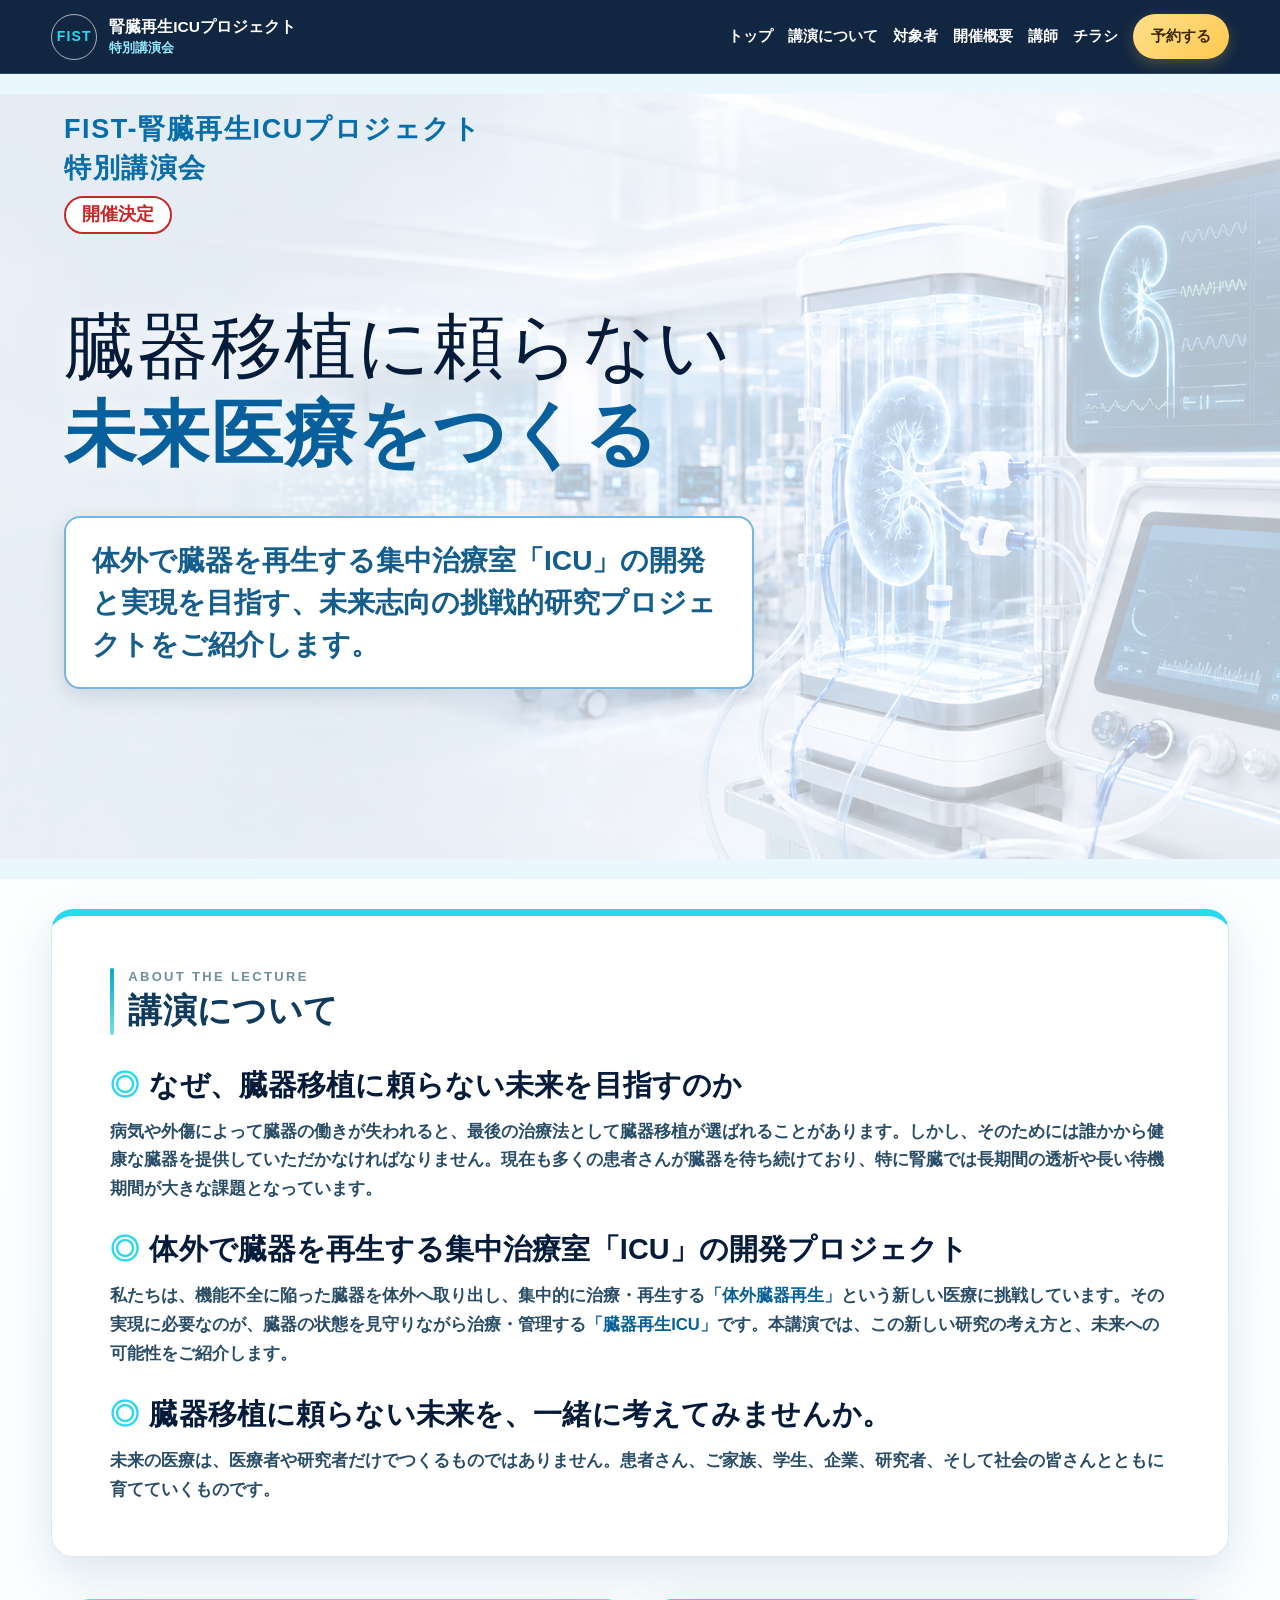
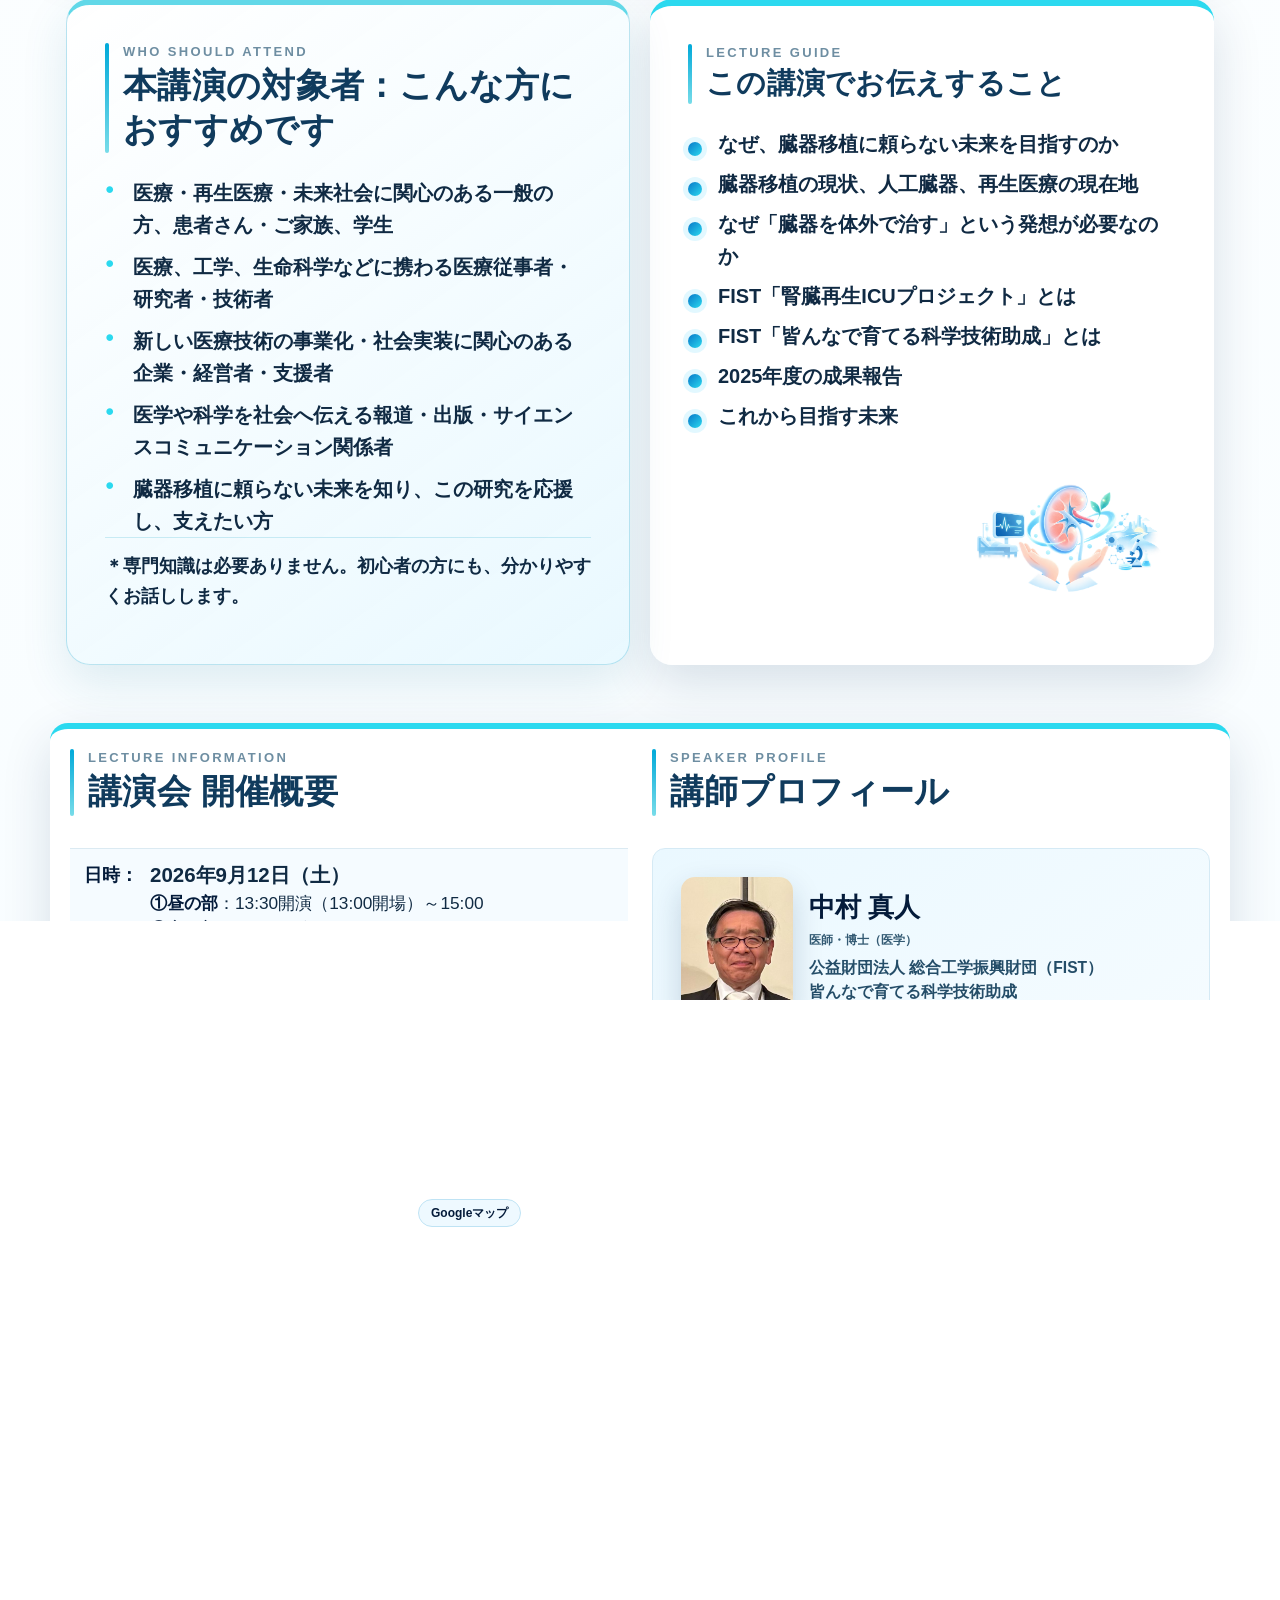
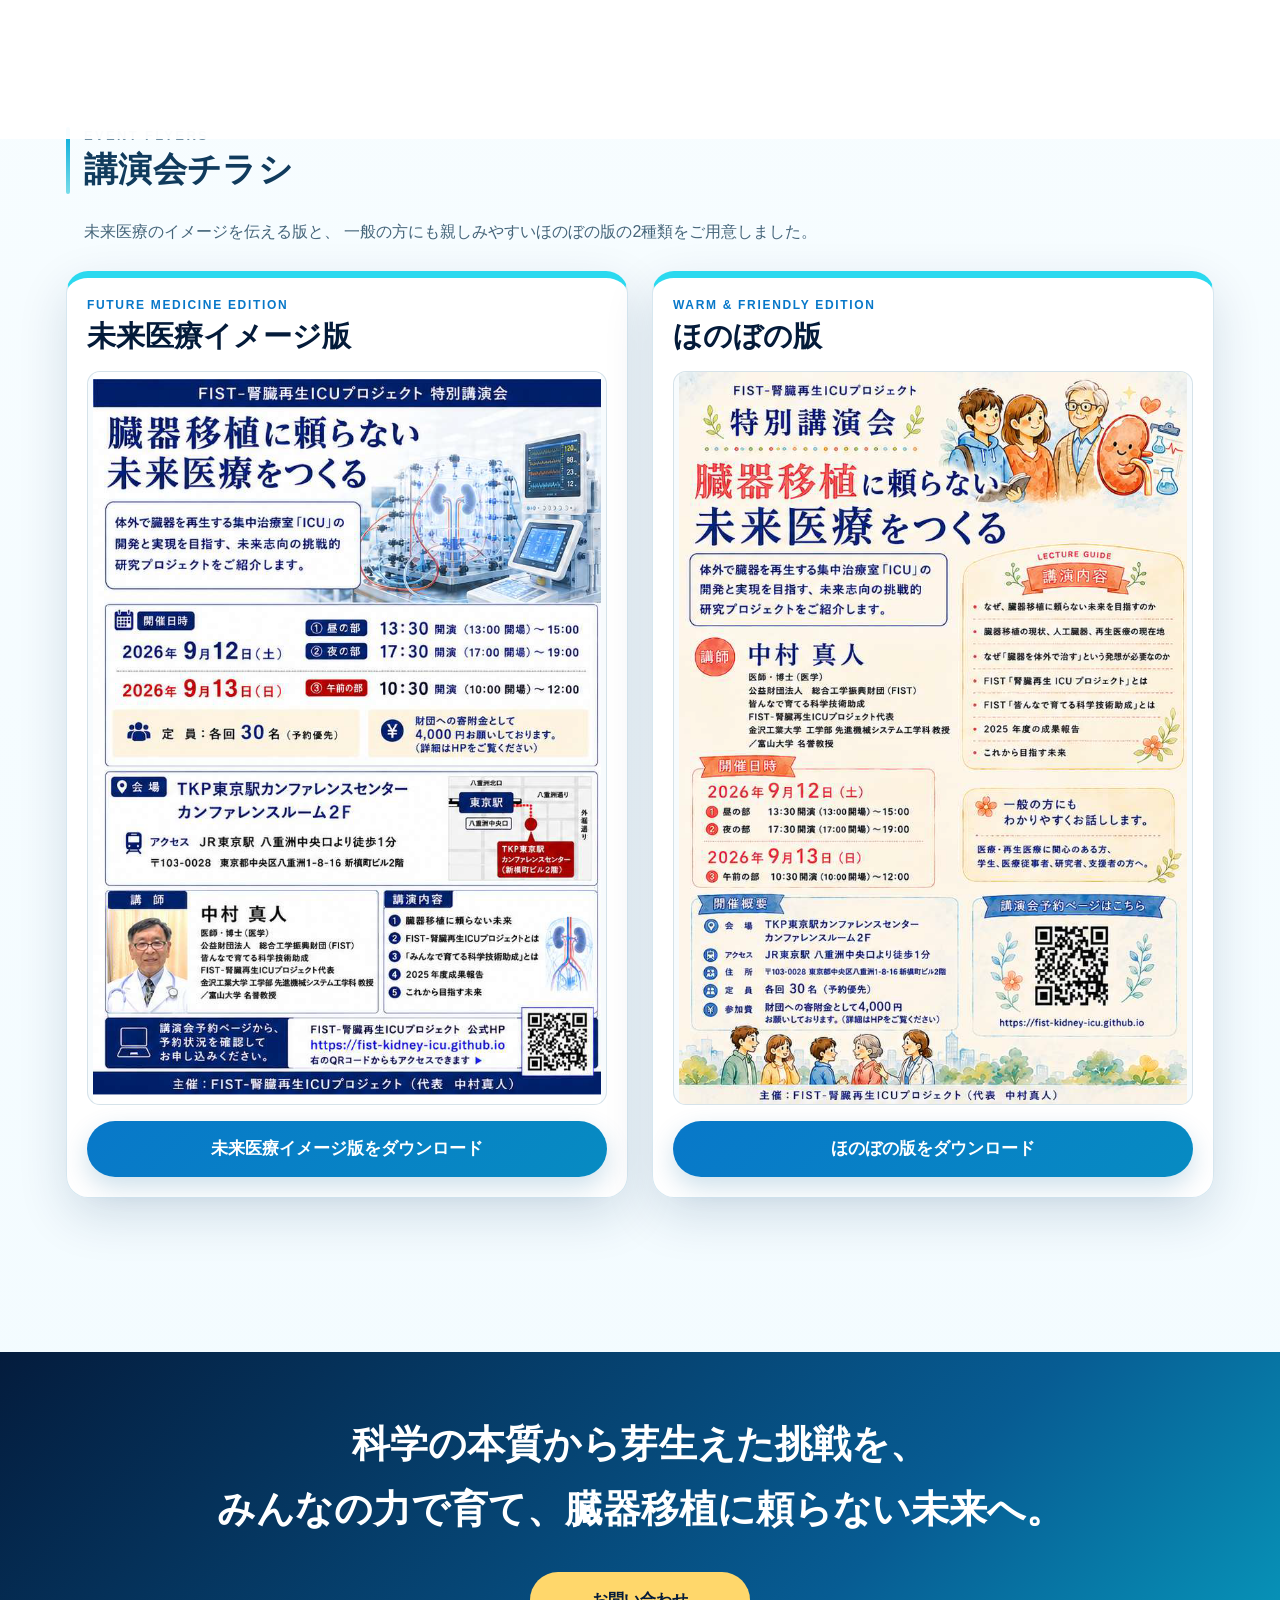
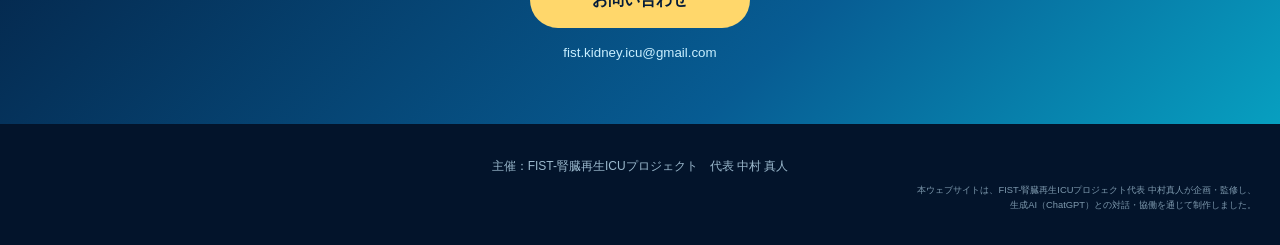
<file: index.html>
<!DOCTYPE html>

<html lang="ja">
<head>
<meta charset="utf-8"/>
<meta content="width=device-width, initial-scale=1" name="viewport"/>
<meta content="FIST-腎臓再生ICUプロジェクト特別講演会『臓器移植に頼らない未来医療をつくる』開催案内" name="description"/>
<title>臓器移植に頼らない未来医療をつくる｜FIST特別講演会</title>
<link href="styles.css?v=203" rel="stylesheet"/>
<style>
    @media (max-width: 620px) {
      html { -webkit-text-size-adjust: 100%; text-size-adjust: 100%; }
      .event-card { padding-left: 0; padding-right: 0; }
      .event-details { padding-left: 4px; padding-right: 4px; }
      .event-datetime { display: block; }
      .event-datetime .event-label { display: block; margin-bottom: 2px; }
      .event-datetime .event-value { width: 100%; max-width: 100%; }
      .event-datetime .event-session {
        display: block; width: 100%; margin: 0; padding: 0;
        white-space: nowrap !important; word-break: keep-all !important;
        overflow-wrap: normal !important;
        font-size: clamp(10.5px, 3vw, 12.5px) !important;
        line-height: 1.6; letter-spacing: -0.04em;
        font-variant-numeric: tabular-nums;
      }
    }
  </style>
</head>
<body>
<header class="site-header">
<a aria-label="ページ上部へ" class="brand" href="#top">
<span aria-hidden="true" class="brand-mark">FIST</span>
<span>腎臓再生ICUプロジェクト<br/><small>特別講演会</small></span>
</a>
<nav aria-label="ページ内メニュー" class="site-nav" id="site-nav"><a href="#top">トップ</a><a href="#about">講演について</a><a href="#audience">対象者</a><a href="#event">開催概要</a><a href="#speaker">講師</a><a href="#flyers">チラシ</a><a class="nav-cta" href="#entry">予約する</a></nav>
</header>
<main id="top">
<section aria-labelledby="hero-title" class="hero">
<img alt="体外の腎臓を集中治療する未来型の青い腎臓再生ICUイメージ" class="hero-image" src="assets/hero-blue-icu.png"/>
<div class="hero-shade"></div>
<div class="hero-content">
<div class="hero-visual-panel">
  <img src="assets/hero-blue-icu.png"
       alt="腎臓再生ICUのイメージ図"
       class="hero-visual-image">

  <div class="hero-visual-copy">

    <p class="eyebrow">
      FIST-腎臓再生ICUプロジェクト<br>
      特別講演会
    </p>

    <p class="status">開催決定</p>

    <h1 id="hero-title">
      <span class="hero-title-line1">臓器移植に頼らない</span>
      <strong class="hero-title-line2">未来医療をつくる</strong>
    </h1>

  </div>
</div>

<div class="hero-subtitle-text">
  体外で臓器を再生する集中治療室「ICU」の開発と実現を目指す、未来志向の挑戦的研究プロジェクトをご紹介します。
</div>
<div class="hero-speaker-info">

  <p class="hero-speaker-name">
    <strong>
      <span class="hero-speaker-lead">講師：中村 真人</span>
      <span class="hero-speaker-credential">医師・博士（医学）</span>
    </strong>
  </p>

  <div class="hero-speaker-roles">
    <p>・公益財団法人 総合工学振興財団（FIST）</p>
    <p class="role-sub">FIST-腎臓再生ICUプロジェクト代表</p>

    <p>・金沢工業大学 工学部 教授 </p> 
    <p>・富山大学 名誉教授</p>
    <p>・元 医薬品医療機器総合機構（PMDA）科学委員</p>
    <p>・元（財）神奈川科学技術アカデミー</p>
    <p class="role-sub">中村バイオプリンティングプロジェクトリーダー</p>
  </div>

</div>

</div>
</section><section class="about-banner-section" id="about">
<div class="about-banner-card">
<div class="section-heading-block about-main-heading"><p class="section-kicker about-section-kicker">ABOUT THE LECTURE</p><h2 class="section-main-title">講演について</h2></div><div class="about-core-message"><section class="about-message-item"><h2 class="about-message-heading">なぜ、臓器移植に頼らない未来を目指すのか</h2><p>病気や外傷によって臓器の働きが失われると、最後の治療法として臓器移植が選ばれることがあります。しかし、そのためには誰かから健康な臓器を提供していただかなければなりません。現在も多くの患者さんが臓器を待ち続けており、特に腎臓では長期間の透析や長い待機期間が大きな課題となっています。</p></section><section class="about-message-item"><h2 class="about-message-heading">体外で臓器を再生する集中治療室「ICU」の開発プロジェクト</h2><p>私たちは、機能不全に陥った臓器を体外へ取り出し、集中的に治療・再生する<strong>「体外臓器再生」</strong>という新しい医療に挑戦しています。その実現に必要なのが、臓器の状態を見守りながら治療・管理する<strong>「臓器再生ICU」</strong>です。本講演では、この新しい研究の考え方と、未来への可能性をご紹介します。</p></section><section class="about-message-item"><h2 class="about-message-heading">臓器移植に頼らない未来を、一緒に考えてみませんか。</h2><p>未来の医療は、医療者や研究者だけでつくるものではありません。患者さん、ご家族、学生、企業、研究者、そして社会の皆さんとともに育てていくものです。</p></section></div></div>
</section><section class="audience-guide-section" id="lecture-description"><div class="audience-guide-grid"><article aria-labelledby="audience-title" class="concept-card lecture-half-card audience-card" id="audience"><div class="audience-card-content"><div class="section-heading-block"><p class="section-kicker audience-kicker">WHO SHOULD ATTEND</p><h2 class="audience-card-title" id="audience-title">本講演の対象者：こんな方におすすめです</h2></div><ul class="audience-list"><li>医療・再生医療・未来社会に関心のある一般の方、患者さん・ご家族、学生</li><li>医療、工学、生命科学などに携わる医療従事者・研究者・技術者</li><li>新しい医療技術の事業化・社会実装に関心のある企業・経営者・支援者</li><li>医学や科学を社会へ伝える報道・出版・サイエンスコミュニケーション関係者</li><li>臓器移植に頼らない未来を知り、この研究を応援し、支えたい方</li></ul><p class="audience-note">＊専門知識は必要ありません。初心者の方にも、分かりやすくお話しします。</p></div></article><article class="lecture-guide-card lecture-half-card"><div class="section-heading-block"><p class="section-kicker">LECTURE GUIDE</p><h2 class="lecture-guide-main-title">この講演でお伝えすること</h2></div><ul class="points"><li>なぜ、臓器移植に頼らない未来を目指すのか</li><li>臓器移植の現状、人工臓器、再生医療の現在地</li><li>なぜ「臓器を体外で治す」という発想が必要なのか</li><li>FIST「腎臓再生ICUプロジェクト」とは</li><li>FIST「皆んなで育てる科学技術助成」とは</li><li>2025年度の成果報告</li><li>これから目指す未来</li></ul>                                                                                                                                                                                                                                                                                                                                                                                                                                                                                                                                                                                                                                                                                                                                                                                                                                                                                                                                                                                                                                                                                                                                                                                                    <div class="guide-illustration">
  <img src="assets/lecture-guide-kidney.png"
       alt="腎臓再生と未来医療をイメージした挿絵">
</div>
</article></div></section><section aria-label="講師と講演会開催概要" class="top-info-panel" id="event">
<article aria-labelledby="event-title" class="event-card">
<div class="event-heading"><div class="section-heading-block"><p>LECTURE INFORMATION</p><h2 id="event-title">講演会 開催概要</h2></div></div>
<div class="event-details">
<div class="event-detail-row event-datetime event-emphasis-row">
<strong class="event-label">日時：</strong>
<div class="event-value">
<p class="event-date">2026年9月12日（土）</p>
<p class="event-session"><strong class="session-name">①昼の部</strong>：13:30開演（13:00開場）～15:00</p>
<p class="event-session"><strong class="session-name">②夜の部</strong>：17:30開演（17:00開場）～19:00</p>
<p class="event-date second-date">2026年9月13日（日）</p>
<p class="event-session"><strong class="session-name">③午前の部</strong>：10:30開演（10:00開場）～12:00</p>
</div>
</div>
<div class="event-detail-row event-emphasis-row venue-emphasis-row">
<strong class="event-label">会場：</strong>
<strong class="venue-name">TKP東京駅カンファレンスセンター<br/>カンファレンスルーム2F</strong>
</div><div class="event-detail-row event-address-row"><strong class="event-label">住所：</strong><p class="event-value">〒103-0028 東京都中央区八重洲1-8-16 新槇町ビル２階</p></div>
<div class="event-detail-row">
<strong class="event-label">アクセス：</strong>
<div class="event-value event-access-value event-access-map-layout"><p class="access-description">JR東京駅 八重洲中央口より徒歩1分</p><div class="access-map-row"><img alt="東京駅八重洲中央口からTKP東京駅カンファレンスセンターまでの案内地図" class="access-map-image" src="assets/tkp-tokyo-station-map.png"/><a class="map-link-button access-map-button" href="https://www.google.com/maps/search/?api=1&amp;query=TKP東京駅カンファレンスセンター" rel="noopener" target="_blank">Googleマップ</a></div></div>
</div>
<div class="event-detail-row">
<strong class="event-label">参加費：</strong>
<p class="event-value event-fee"><span class="price">4,000円</span> <span class="fee-note">参加費4,000円は、公益財団法人 総合工学振興財団の公募寄附金としてお願いします。</span></p>
</div><div class="event-detail-row">
<strong class="event-label">定員：</strong>
<p class="event-value event-capacity-value"><span>各回30名</span><span>講演会予約ページから各回ごとの予約状況を確認し、お申し込みください。</span><span>予約がない場合は、空席がある場合にのみ受け付けます。</span></p>
</div>
<div class="event-detail-row event-organizer-row"><strong class="event-label">主催：</strong><p class="event-value event-organizer-value"><span>FIST-腎臓再生ICUプロジェクト</span><span>（代表　中村 真人）</span></p></div></div>
<div class="entry-row" id="entry">
<a class="primary-button booking-cta" href="https://select-type.com/rsv/?id=6UjANKUy26M&amp;c_id=450898&amp;mode=1&amp;ym=2026-09" rel="noopener" target="_blank">講演会予約ページへ進む</a>
</div>
</article>
<article aria-labelledby="speaker-profile-title" class="speaker-summary speaker-profile-upper" id="speaker"><div class="speaker-card-heading"><div class="section-heading-block"><p class="section-kicker">SPEAKER PROFILE</p><h2 id="speaker-profile-title">講師プロフィール</h2></div></div><div class="speaker-profile-body"><div class="speaker-profile-heading">

  <img alt="講師 中村真人"
       src="assets/speaker-nakamura-202603.jpg"
       class="speaker-profile-photo"/>

  <div class="speaker-profile-top">

    <div class="speaker-profile-name-row">
      <p class="speaker-profile-name">中村 真人</p>
      <p class="speaker-profile-qualification">医師・博士（医学）</p>
    </div>

    <div class="speaker-profile-affiliations speaker-profile-affiliations-top">
      <span>公益財団法人 総合工学振興財団（FIST）</span>
      <span>皆んなで育てる科学技術助成</span>
      <span>FIST-腎臓再生ICUプロジェクト代表</span>
    </div>

  </div>

</div>

<div class="speaker-profile-affiliations-lower">
  <p>・金沢工業大学 工学部 先進機械システム工学科 教授</p>
  <p>・富山大学 名誉教授</p>
  <p>・元 医薬品医療機器総合機構（PMDA）科学委員</p>
  <p>・元（財）神奈川科学技術アカデミー</p>
  <p class="speaker-role-sub">中村バイオプリンティングプロジェクトリーダー</p>
</div><div class="speaker-profile-copy"><p class="speaker-profile-continuous">小児科医として臓器移植を待つ患者と向き合った経験から、「臓器移植に頼らない未来」を目指して、人工心臓の研究に従事。その後、再生医療の研究に医工学技術を導入し、バイオプリンティング・バイオファブリケーションの新分野を開拓し、国際バイオファブリケーション学会の設立と推進に貢献した。<br/>現在、それらの経験を踏まえて、「臓器をつくる、育てる、再生する」をテーマに、新技術開発、新学術の領域開拓に果敢に取り組んでいる。2025年度、（公）総合工学振興財団、皆んなで育てる科学技術研究助成で本プロジェクト研究を提案し、活動をスタートした。</p><p class="speaker-expertise"><strong>専門領域：</strong>再生医工学、生体医工学、人工臓器、生命工学、先進治療学</p><a class="profile-button profile-button-more" href="speaker-profile.html">もっと詳しいプロフィール</a></div></div></article>
</section>
<section class="event-flyers-section" id="flyers">

  <div class="section-heading-centered">
    <div class="section-heading-block">
      <p class="section-kicker">EVENT FLYERS</p>
      <h2>講演会チラシ</h2>
    </div>

    <p>
      未来医療のイメージを伝える版と、
      一般の方にも親しみやすいほのぼの版の2種類をご用意しました。
    </p>
  </div>


  <div class="two-flyer-grid">

    <!-- 未来医療イメージ版 -->
    <article class="two-flyer-card">

      <p class="flyer-edition-label">
        FUTURE MEDICINE EDITION
      </p>

      <h3>未来医療イメージ版</h3>

      <a class="two-flyer-preview-link"
         href="assets/flyer-future-medicine-202609.pdf?v=20260817"
         rel="noopener"
         target="_blank">

        <img
          class="two-flyer-image"
          src="assets/flyer-future-medicine-202609.png?v=20260817"
          alt="未来医療イメージ版のFIST特別講演会チラシ">
      </a>

      <a class="flyer-download-button"
         download
         href="assets/flyer-future-medicine-202609.pdf?v=20260817">
        未来医療イメージ版をダウンロード
      </a>

    </article>


    <!-- ほのぼの版 -->
    <article class="two-flyer-card">

      <p class="flyer-edition-label">
        WARM &amp; FRIENDLY EDITION
      </p>

      <h3>ほのぼの版</h3>

      <a class="two-flyer-preview-link"
         href="assets/flyer-warm-friendly-202609.pdf?v=20260817"
         rel="noopener"
         target="_blank">

        <img
          class="two-flyer-image"
          src="assets/flyer-warm-friendly-202609.png?v=20260817"
          alt="ほのぼの版のFIST特別講演会チラシ">
      </a>

      <a class="flyer-download-button"
         download
         href="assets/flyer-warm-friendly-202609.pdf?v=20260817">
        ほのぼの版をダウンロード
      </a>

    </article>

  </div>

</section>
<section class="closing">
<p class="closing-message">
<span>科学の本質から芽生えた挑戦を、</span>
<span>みんなの力で育て、臓器移植に頼らない未来へ。</span>
</p>
<a class="secondary-button" href="mailto:fist.kidney.icu@gmail.com">お問い合わせ</a>
<small>fist.kidney.icu@gmail.com</small>
</section>
</main>
<footer>
<p>主催：FIST-腎臓再生ICUプロジェクト　代表 中村 真人</p>
<p style="font-size: 0.78em; opacity: 0.8; margin-top: 6px; text-align: right; line-height: 1.6;">
  本ウェブサイトは、FIST-腎臓再生ICUプロジェクト代表 中村真人が企画・監修し、<br>
  生成AI（ChatGPT）との対話・協働を通じて制作しました。
</p>
</footer>
<script src="script.js?v=141"></script>
</body>
</html>
</file>
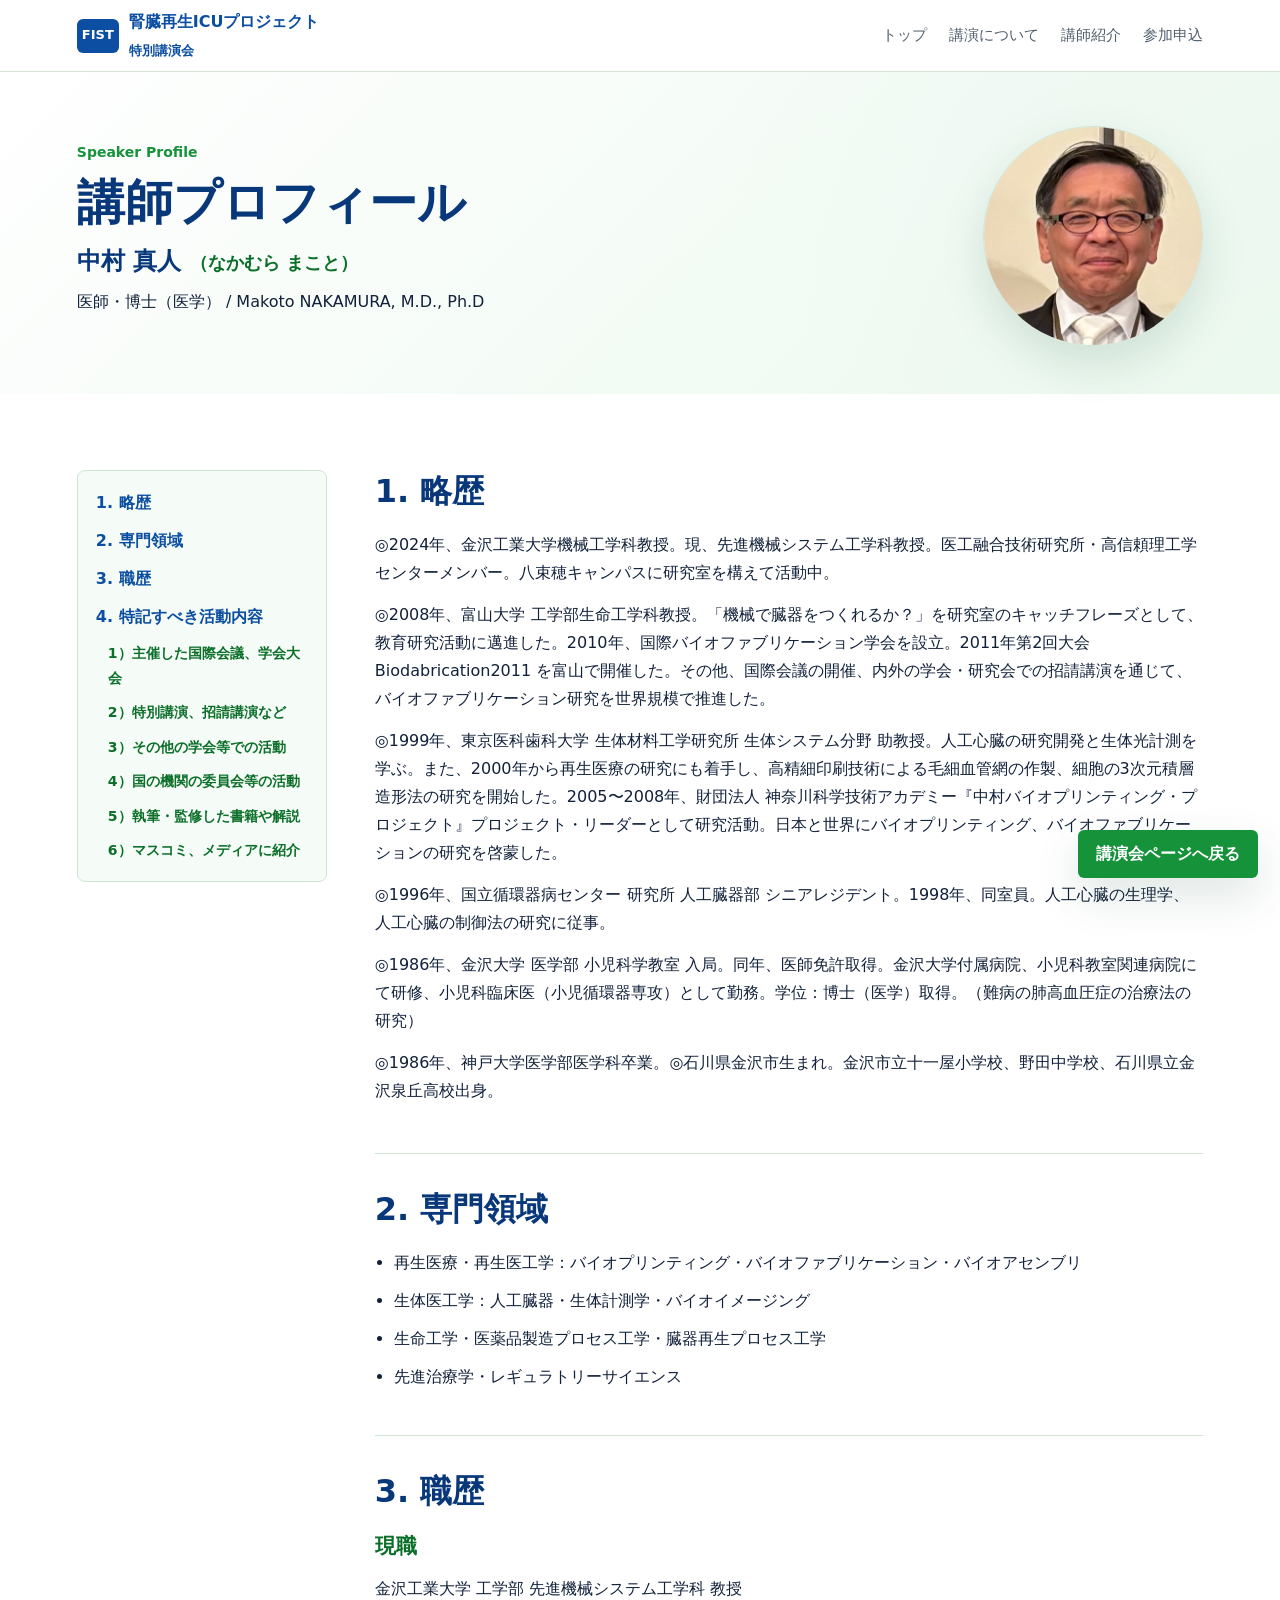
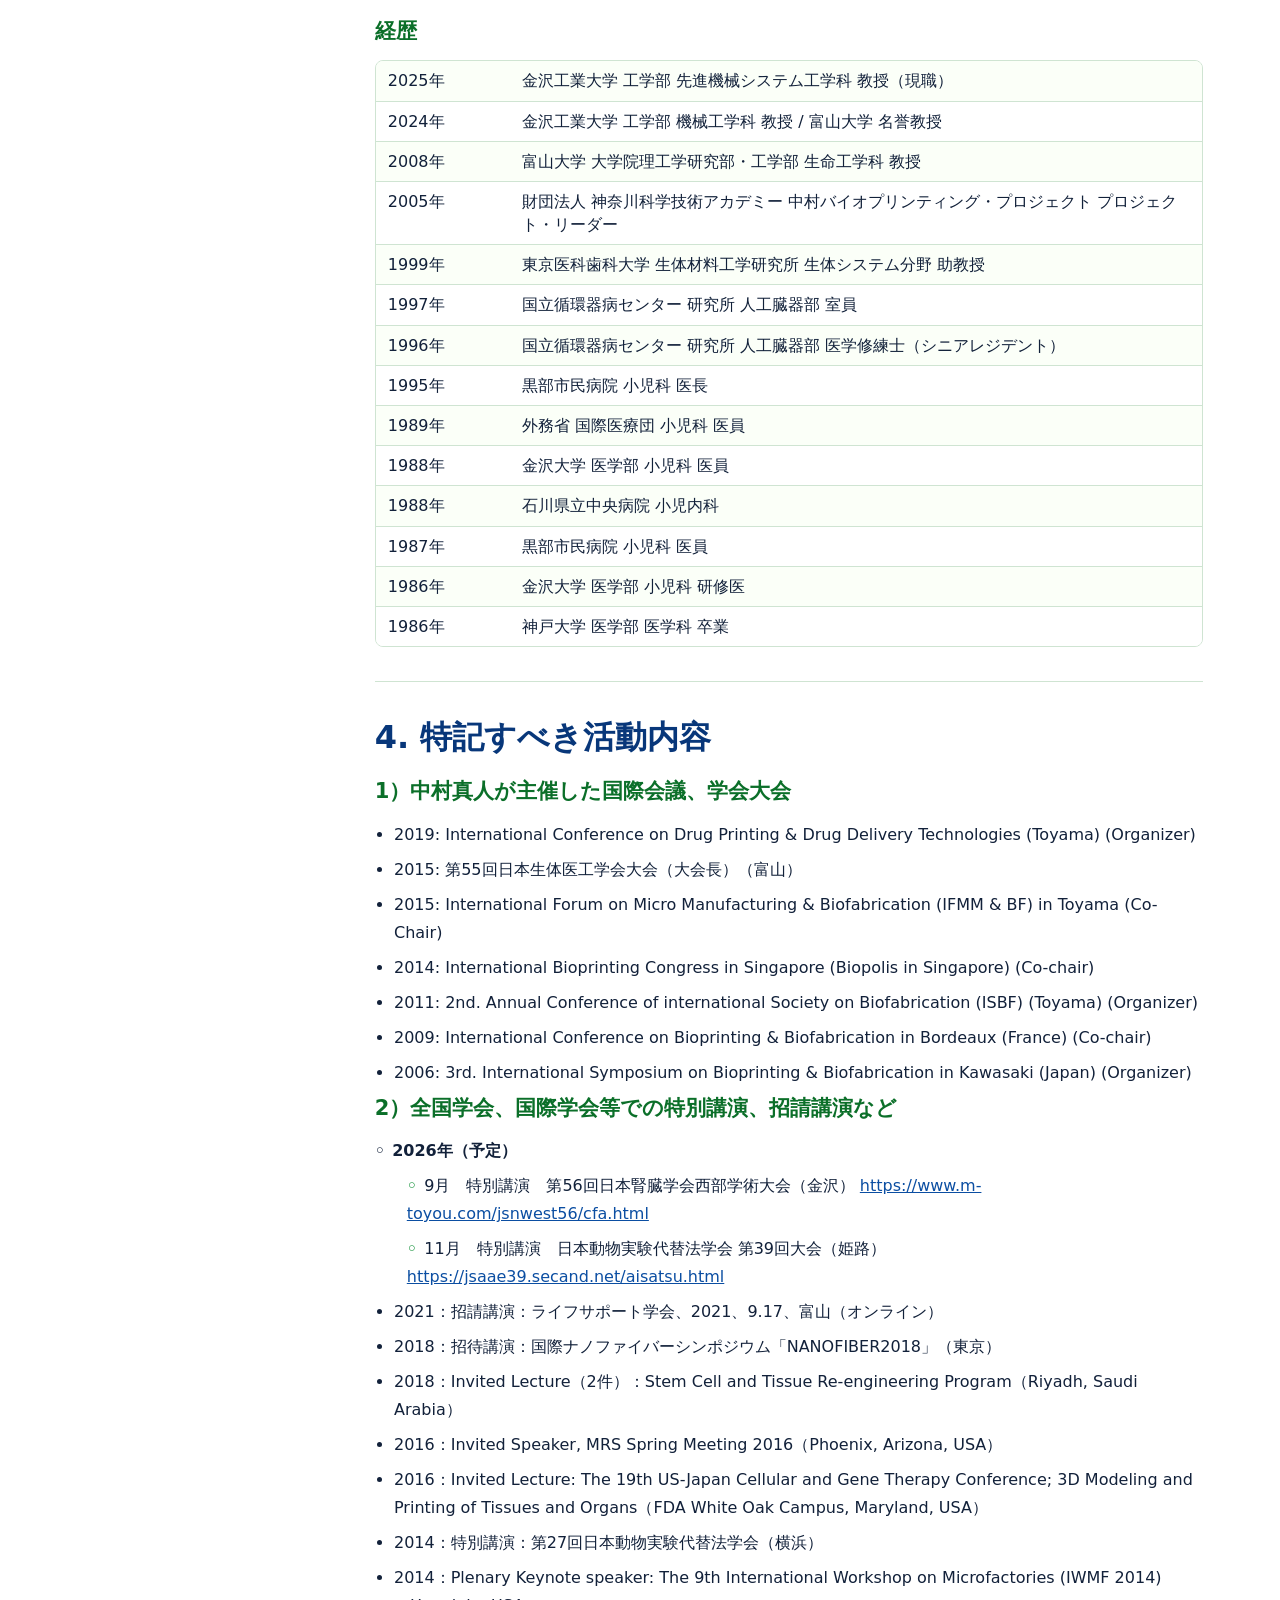
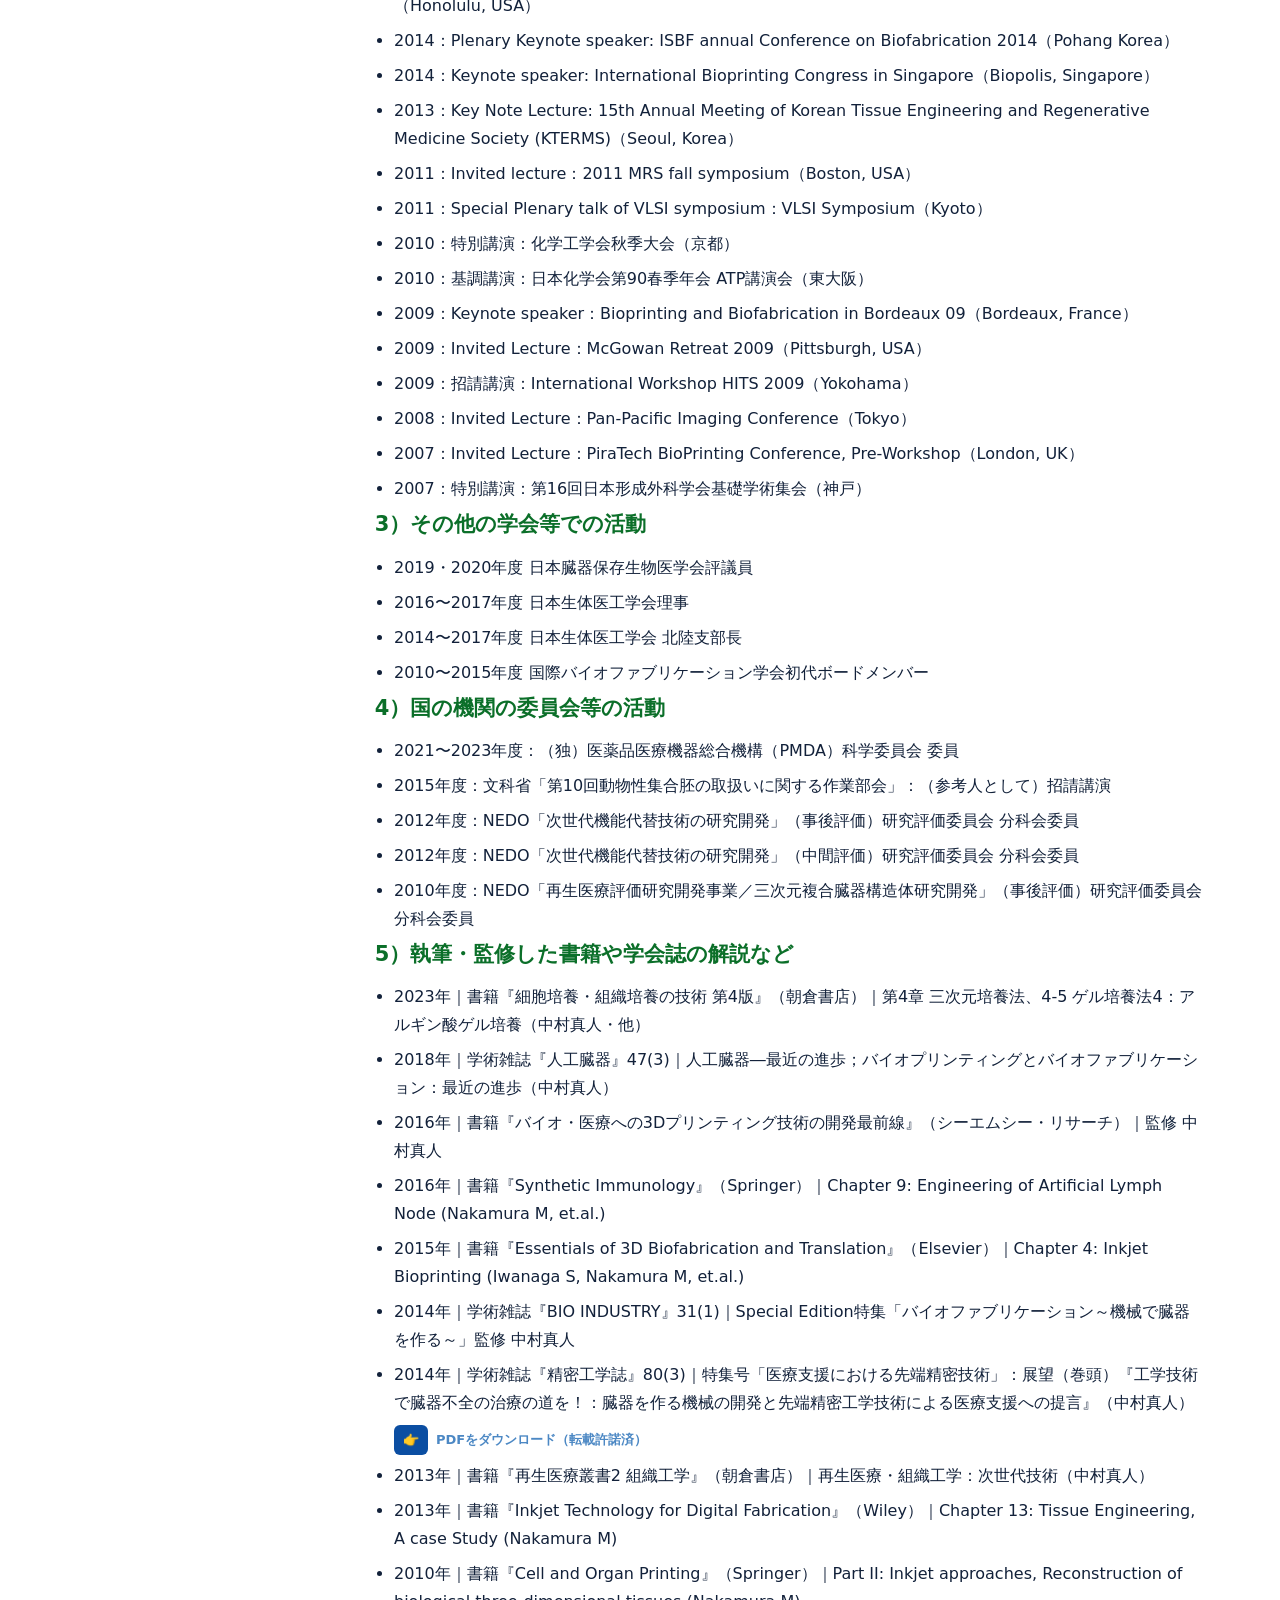
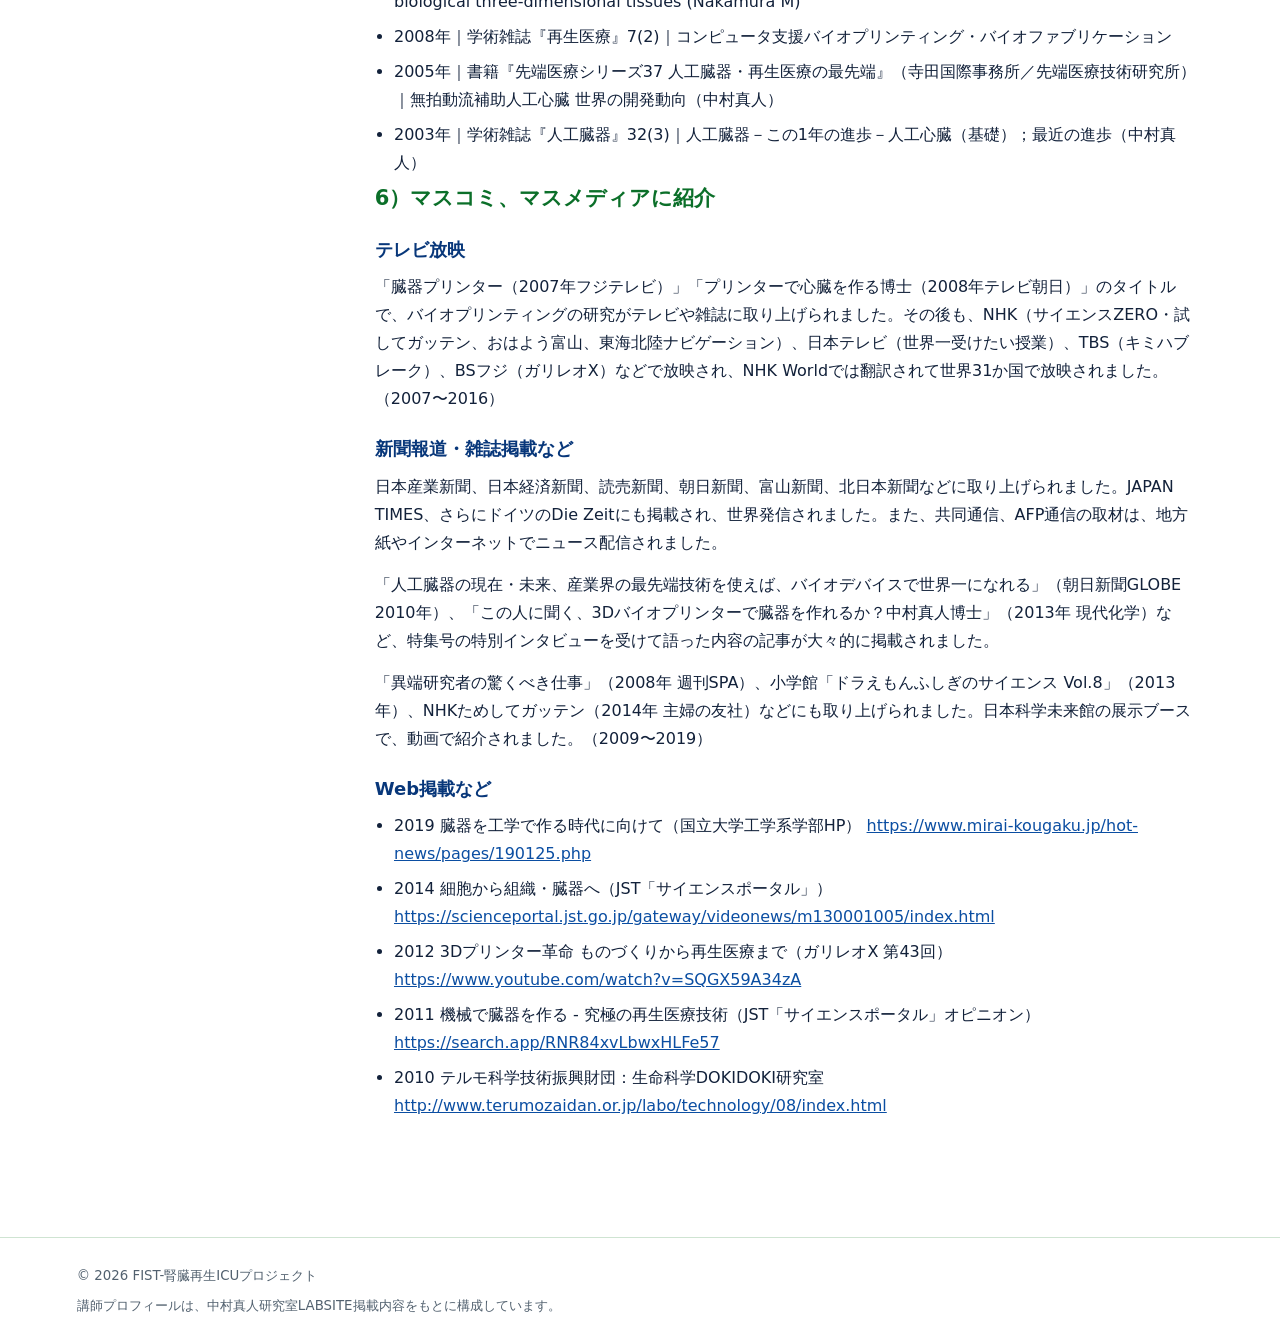
<file: speaker-profile.html>
<!doctype html>
<html lang="ja">
  <head>
    <meta charset="utf-8" />
    <meta name="viewport" content="width=device-width, initial-scale=1" />
    <meta
      name="description"
      content="中村真人先生の講師プロフィール、略歴、専門領域、職歴、主な活動内容を掲載しています。"
    />
    <title>講師プロフィール | 中村真人</title>
    <link rel="stylesheet" href="speaker-profile.css" />
  </head>
  <body>
    <header class="site-header">
      <a class="brand" href="index.html#top" aria-label="FIST特別講演会 トップへ戻る">
        <span class="brand-mark">FIST</span>
        <span>腎臓再生ICUプロジェクト<br><small>特別講演会</small></span>
      </a>
      <nav class="nav" aria-label="ページナビゲーション">
        <a href="index.html#top">トップ</a>
        <a href="index.html#about">講演について</a>
        <a href="index.html#speaker">講師紹介</a>
        <a href="index.html#entry">参加申込</a>
      </nav>
    </header>

    <main>
      <a class="back-button" href="index.html#speaker">講演会ページへ戻る</a>

      <section class="profile-hero">
        <div>
          <p class="eyebrow">Speaker Profile</p>
          <h1>講師プロフィール</h1>
          <p class="profile-name">中村 真人 <span>（なかむら まこと）</span></p>
          <p>医師・博士（医学） / Makoto NAKAMURA, M.D., Ph.D</p>
        </div>
        <img src="assets/speaker-nakamura-202603.jpg" alt="中村真人先生の写真" />
      </section>

      <section class="section profile-page">
        <aside class="profile-toc" aria-label="プロフィール目次">
          <a href="#bio">1. 略歴</a>
          <a href="#fields">2. 専門領域</a>
          <a href="#career">3. 職歴</a>
          <a href="#activities">4. 特記すべき活動内容</a>
          <a class="toc-sub" href="#hosted-events">1）主催した国際会議、学会大会</a>
          <a class="toc-sub" href="#invited-talks">2）特別講演、招請講演など</a>
          <a class="toc-sub" href="#society-activities">3）その他の学会等での活動</a>
          <a class="toc-sub" href="#public-activities">4）国の機関の委員会等の活動</a>
          <a class="toc-sub" href="#publications">5）執筆・監修した書籍や解説</a>
          <a class="toc-sub" href="#media">6）マスコミ、メディアに紹介</a>
        </aside>

        <div class="profile-content">
          <section id="bio" class="profile-block">
            <h2>1. 略歴</h2>
            <p>◎2024年、金沢工業大学機械工学科教授。現、先進機械システム工学科教授。医工融合技術研究所・高信頼理工学センターメンバー。八束穂キャンパスに研究室を構えて活動中。</p>
            <p>◎2008年、富山大学 工学部生命工学科教授。「機械で臓器をつくれるか？」を研究室のキャッチフレーズとして、教育研究活動に邁進した。2010年、国際バイオファブリケーション学会を設立。2011年第2回大会Biodabrication2011 を富山で開催した。その他、国際会議の開催、内外の学会・研究会での招請講演を通じて、バイオファブリケーション研究を世界規模で推進した。</p>
            <p>◎1999年、東京医科歯科大学 生体材料工学研究所 生体システム分野 助教授。人工心臓の研究開発と生体光計測を学ぶ。また、2000年から再生医療の研究にも着手し、高精細印刷技術による毛細血管網の作製、細胞の3次元積層造形法の研究を開始した。2005〜2008年、財団法人 神奈川科学技術アカデミー『中村バイオプリンティング・プロジェクト』プロジェクト・リーダーとして研究活動。日本と世界にバイオプリンティング、バイオファブリケーションの研究を啓蒙した。</p>
            <p>◎1996年、国立循環器病センター 研究所 人工臓器部 シニアレジデント。1998年、同室員。人工心臓の生理学、人工心臓の制御法の研究に従事。</p>
            <p>◎1986年、金沢大学 医学部 小児科学教室 入局。同年、医師免許取得。金沢大学付属病院、小児科教室関連病院にて研修、小児科臨床医（小児循環器専攻）として勤務。学位：博士（医学）取得。（難病の肺高血圧症の治療法の研究）</p>
            <p>◎1986年、神戸大学医学部医学科卒業。◎石川県金沢市生まれ。金沢市立十一屋小学校、野田中学校、石川県立金沢泉丘高校出身。</p>
          </section>

          <section id="fields" class="profile-block">
            <h2>2. 専門領域</h2>
            <ul class="profile-list">
              <li>再生医療・再生医工学：バイオプリンティング・バイオファブリケーション・バイオアセンブリ</li>
              <li>生体医工学：人工臓器・生体計測学・バイオイメージング</li>
              <li>生命工学・医薬品製造プロセス工学・臓器再生プロセス工学</li>
              <li>先進治療学・レギュラトリーサイエンス</li>
            </ul>
          </section>

          <section id="career" class="profile-block">
            <h2>3. 職歴</h2>
            <h3>現職</h3>
            <p>金沢工業大学 工学部 先進機械システム工学科 教授</p>
            <h3>経歴</h3>
            <dl class="career-list">
              <div><dt>2025年</dt><dd>金沢工業大学 工学部 先進機械システム工学科 教授（現職）</dd></div>
              <div><dt>2024年</dt><dd>金沢工業大学 工学部 機械工学科 教授 / 富山大学 名誉教授</dd></div>
              <div><dt>2008年</dt><dd>富山大学 大学院理工学研究部・工学部 生命工学科 教授</dd></div>
              <div><dt>2005年</dt><dd>財団法人 神奈川科学技術アカデミー 中村バイオプリンティング・プロジェクト プロジェクト・リーダー</dd></div>
              <div><dt>1999年</dt><dd>東京医科歯科大学 生体材料工学研究所 生体システム分野 助教授</dd></div>
              <div><dt>1997年</dt><dd>国立循環器病センター 研究所 人工臓器部 室員</dd></div>
              <div><dt>1996年</dt><dd>国立循環器病センター 研究所 人工臓器部 医学修練士（シニアレジデント）</dd></div>
              <div><dt>1995年</dt><dd>黒部市民病院 小児科 医長</dd></div>
              <div><dt>1989年</dt><dd>外務省 国際医療団 小児科 医員</dd></div>
              <div><dt>1988年</dt><dd>金沢大学 医学部 小児科 医員</dd></div>
              <div><dt>1988年</dt><dd>石川県立中央病院 小児内科</dd></div>
              <div><dt>1987年</dt><dd>黒部市民病院 小児科 医員</dd></div>
              <div><dt>1986年</dt><dd>金沢大学 医学部 小児科 研修医</dd></div>
              <div><dt>1986年</dt><dd>神戸大学 医学部 医学科 卒業</dd></div>
            </dl>
          </section>

          <section id="activities" class="profile-block">
            <h2>4. 特記すべき活動内容</h2>

            <h3 id="hosted-events">1）中村真人が主催した国際会議、学会大会</h3>
            <ul class="profile-list compact">
              <li>2019: International Conference on Drug Printing & Drug Delivery Technologies (Toyama) (Organizer)</li>
              <li>2015: 第55回日本生体医工学会大会（大会長）（富山）</li>
              <li>2015: International Forum on Micro Manufacturing & Biofabrication (IFMM & BF) in Toyama (Co-Chair)</li>
              <li>2014: International Bioprinting Congress in Singapore (Biopolis in Singapore) (Co-chair)</li>
              <li>2011: 2nd. Annual Conference of international Society on Biofabrication (ISBF) (Toyama) (Organizer)</li>
              <li>2009: International Conference on Bioprinting & Biofabrication in Bordeaux (France) (Co-chair)</li>
              <li>2006: 3rd. International Symposium on Bioprinting & Biofabrication in Kawasaki (Japan) (Organizer)</li>
            </ul>

            <h3 id="invited-talks">2）全国学会、国際学会等での特別講演、招請講演など</h3>
            <ul class="profile-list compact">
              <li class="planned-year">2026年（予定）</li>
              <li class="planned-item">9月　特別講演　第56回日本腎臓学会西部学術大会（金沢） <a href="https://www.m-toyou.com/jsnwest56/cfa.html" target="_blank" rel="noopener">https://www.m-toyou.com/jsnwest56/cfa.html</a></li>
              <li class="planned-item">11月　特別講演　日本動物実験代替法学会 第39回大会（姫路） <a href="https://jsaae39.secand.net/aisatsu.html" target="_blank" rel="noopener">https://jsaae39.secand.net/aisatsu.html</a></li>
              <li>2021：招請講演：ライフサポート学会、2021、9.17、富山（オンライン）</li>
              <li>2018：招待講演：国際ナノファイバーシンポジウム「NANOFIBER2018」（東京）</li>
              <li>2018：Invited Lecture（2件）：Stem Cell and Tissue Re-engineering Program（Riyadh, Saudi Arabia）</li>
              <li>2016：Invited Speaker, MRS Spring Meeting 2016（Phoenix, Arizona, USA）</li>
              <li>2016：Invited Lecture: The 19th US-Japan Cellular and Gene Therapy Conference; 3D Modeling and Printing of Tissues and Organs（FDA White Oak Campus, Maryland, USA）</li>
              <li>2014：特別講演：第27回日本動物実験代替法学会（横浜）</li>
              <li>2014：Plenary Keynote speaker: The 9th International Workshop on Microfactories (IWMF 2014)（Honolulu, USA）</li>
              <li>2014：Plenary Keynote speaker: ISBF annual Conference on Biofabrication 2014（Pohang Korea）</li>
              <li>2014：Keynote speaker: International Bioprinting Congress in Singapore（Biopolis, Singapore）</li>
              <li>2013：Key Note Lecture: 15th Annual Meeting of Korean Tissue Engineering and Regenerative Medicine Society (KTERMS)（Seoul, Korea）</li>
              <li>2011：Invited lecture：2011 MRS fall symposium（Boston, USA）</li>
              <li>2011：Special Plenary talk of VLSI symposium：VLSI Symposium（Kyoto）</li>
              <li>2010：特別講演：化学工学会秋季大会（京都）</li>
              <li>2010：基調講演：日本化学会第90春季年会 ATP講演会（東大阪）</li>
              <li>2009：Keynote speaker：Bioprinting and Biofabrication in Bordeaux 09（Bordeaux, France）</li>
              <li>2009：Invited Lecture：McGowan Retreat 2009（Pittsburgh, USA）</li>
              <li>2009：招請講演：International Workshop HITS 2009（Yokohama）</li>
              <li>2008：Invited Lecture：Pan-Pacific Imaging Conference（Tokyo）</li>
              <li>2007：Invited Lecture：PiraTech BioPrinting Conference, Pre-Workshop（London, UK）</li>
              <li>2007：特別講演：第16回日本形成外科学会基礎学術集会（神戸）</li>
            </ul>

            <h3 id="society-activities">3）その他の学会等での活動</h3>
            <ul class="profile-list compact">
              <li>2019・2020年度 日本臓器保存生物医学会評議員</li>
              <li>2016〜2017年度 日本生体医工学会理事</li>
              <li>2014〜2017年度 日本生体医工学会 北陸支部長</li>
              <li>2010〜2015年度 国際バイオファブリケーション学会初代ボードメンバー</li>
            </ul>

            <h3 id="public-activities">4）国の機関の委員会等の活動</h3>
            <ul class="profile-list compact">
              <li>2021〜2023年度：（独）医薬品医療機器総合機構（PMDA）科学委員会 委員</li>
              <li>2015年度：文科省「第10回動物性集合胚の取扱いに関する作業部会」：（参考人として）招請講演</li>
              <li>2012年度：NEDO「次世代機能代替技術の研究開発」（事後評価）研究評価委員会 分科会委員</li>
              <li>2012年度：NEDO「次世代機能代替技術の研究開発」（中間評価）研究評価委員会 分科会委員</li>
              <li>2010年度：NEDO「再生医療評価研究開発事業／三次元複合臓器構造体研究開発」（事後評価）研究評価委員会 分科会委員</li>
            </ul>

            <h3 id="publications">5）執筆・監修した書籍や学会誌の解説など</h3>
            <ul class="profile-list compact">
              <li>2023年｜書籍『細胞培養・組織培養の技術 第4版』（朝倉書店）｜第4章 三次元培養法、4-5 ゲル培養法4：アルギン酸ゲル培養（中村真人・他）</li>
              <li>2018年｜学術雑誌『人工臓器』47(3)｜人工臓器―最近の進歩；バイオプリンティングとバイオファブリケーション：最近の進歩（中村真人）</li>
              <li>2016年｜書籍『バイオ・医療への3Dプリンティング技術の開発最前線』（シーエムシー・リサーチ）｜監修 中村真人</li>
              <li>2016年｜書籍『Synthetic Immunology』（Springer）｜Chapter 9: Engineering of Artificial Lymph Node (Nakamura M, et.al.)</li>
              <li>2015年｜書籍『Essentials of 3D Biofabrication and Translation』（Elsevier）｜Chapter 4: Inkjet Bioprinting (Iwanaga S, Nakamura M, et.al.)</li>
              <li>2014年｜学術雑誌『BIO INDUSTRY』31(1)｜Special Edition特集「バイオファブリケーション～機械で臓器を作る～」監修 中村真人</li>
              <li>
                2014年｜学術雑誌『精密工学誌』80(3)｜特集号「医療支援における先端精密技術」：展望（巻頭）『工学技術で臓器不全の治療の道を！：臓器を作る機械の開発と先端精密工学技術による医療支援への提言』（中村真人）
                <span class="pdf-download-inline">
                  <a class="pdf-icon-button" href="assets/2014-precision-engineering-review.pdf" download aria-label="PDFをダウンロード">
                    <span aria-hidden="true">👉</span>
                  </a>
                  <span>PDFをダウンロード（転載許諾済）</span>
                </span>
              </li>
              <li>2013年｜書籍『再生医療叢書2 組織工学』（朝倉書店）｜再生医療・組織工学：次世代技術（中村真人）</li>
              <li>2013年｜書籍『Inkjet Technology for Digital Fabrication』（Wiley）｜Chapter 13: Tissue Engineering, A case Study (Nakamura M)</li>
              <li>2010年｜書籍『Cell and Organ Printing』（Springer）｜Part II: Inkjet approaches, Reconstruction of biological three-dimensional tissues (Nakamura M)</li>
              <li>2008年｜学術雑誌『再生医療』7(2)｜コンピュータ支援バイオプリンティング・バイオファブリケーション</li>
              <li>2005年｜書籍『先端医療シリーズ37 人工臓器・再生医療の最先端』（寺田国際事務所／先端医療技術研究所）｜無拍動流補助人工心臓 世界の開発動向（中村真人）</li>
              <li>2003年｜学術雑誌『人工臓器』32(3)｜人工臓器－この1年の進歩－人工心臓（基礎）；最近の進歩（中村真人）</li>
            </ul>

            <h3 id="media">6）マスコミ、マスメディアに紹介</h3>
            <h4>テレビ放映</h4>
            <p>「臓器プリンター（2007年フジテレビ）」「プリンターで心臓を作る博士（2008年テレビ朝日）」のタイトルで、バイオプリンティングの研究がテレビや雑誌に取り上げられました。その後も、NHK（サイエンスZERO・試してガッテン、おはよう富山、東海北陸ナビゲーション）、日本テレビ（世界一受けたい授業）、TBS（キミハブレーク）、BSフジ（ガリレオX）などで放映され、NHK Worldでは翻訳されて世界31か国で放映されました。（2007〜2016）</p>
            <h4>新聞報道・雑誌掲載など</h4>
            <p>日本産業新聞、日本経済新聞、読売新聞、朝日新聞、富山新聞、北日本新聞などに取り上げられました。JAPAN TIMES、さらにドイツのDie Zeitにも掲載され、世界発信されました。また、共同通信、AFP通信の取材は、地方紙やインターネットでニュース配信されました。</p>
            <p>「人工臓器の現在・未来、産業界の最先端技術を使えば、バイオデバイスで世界一になれる」（朝日新聞GLOBE 2010年）、「この人に聞く、3Dバイオプリンターで臓器を作れるか？中村真人博士」（2013年 現代化学）など、特集号の特別インタビューを受けて語った内容の記事が大々的に掲載されました。</p>
            <p>「異端研究者の驚くべき仕事」（2008年 週刊SPA）、小学館「ドラえもんふしぎのサイエンス Vol.8」（2013年）、NHKためしてガッテン（2014年 主婦の友社）などにも取り上げられました。日本科学未来館の展示ブースで、動画で紹介されました。（2009〜2019）</p>
            <h4>Web掲載など</h4>
            <ul class="profile-list compact">
              <li>2019 臓器を工学で作る時代に向けて（国立大学工学系学部HP） <a href="https://www.mirai-kougaku.jp/hot-news/pages/190125.php" target="_blank" rel="noopener">https://www.mirai-kougaku.jp/hot-news/pages/190125.php</a></li>
              <li>2014 細胞から組織・臓器へ（JST「サイエンスポータル」） <a href="https://scienceportal.jst.go.jp/gateway/videonews/m130001005/index.html" target="_blank" rel="noopener">https://scienceportal.jst.go.jp/gateway/videonews/m130001005/index.html</a></li>
              <li>2012 3Dプリンター革命 ものづくりから再生医療まで（ガリレオX 第43回） <a href="https://www.youtube.com/watch?v=SQGX59A34zA" target="_blank" rel="noopener">https://www.youtube.com/watch?v=SQGX59A34zA</a></li>
              <li>2011 機械で臓器を作る - 究極の再生医療技術（JST「サイエンスポータル」オピニオン） <a href="https://search.app/RNR84xvLbwxHLFe57" target="_blank" rel="noopener">https://search.app/RNR84xvLbwxHLFe57</a></li>
              <li>2010 テルモ科学技術振興財団：生命科学DOKIDOKI研究室 <a href="http://www.terumozaidan.or.jp/labo/technology/08/index.html" target="_blank" rel="noopener">http://www.terumozaidan.or.jp/labo/technology/08/index.html</a></li>
            </ul>
          </section>
        </div>
      </section>
    </main>

    <footer class="site-footer">
      <small>&copy; 2026 FIST-腎臓再生ICUプロジェクト</small>
      <small>講師プロフィールは、中村真人研究室LABSITE掲載内容をもとに構成しています。</small>
    </footer>
  </body>
</html>
</file>
<file: styles.css>
:root {
  --navy: #041b3a;
  --blue: #0878c9;
  --cyan: #2bd9ef;
  --sky: #e9f8ff;
  --ink: #102a43;
  --muted: #557086;
  --white: #fff;
  --sun: #ffd76b;
  --shadow: 0 18px 50px rgba(4, 43, 82, .14);
}
* { box-sizing: border-box; }
html { scroll-behavior: smooth; }
body { margin: 0; color: var(--ink); background: linear-gradient(180deg, #fff 0%, #f2fbff 100%); font-family: "Yu Gothic", "Hiragino Kaku Gothic ProN", Meiryo, sans-serif; line-height: 1.75; }
a { color: inherit; }
.site-header { position: sticky; top: 0; z-index: 20; height: 68px; display: flex; align-items: center; justify-content: space-between; gap: 18px; padding: 0 clamp(18px, 4vw, 60px); color: #fff; background: rgba(3, 25, 54, .94); border-bottom: 1px solid rgba(255,255,255,.14); backdrop-filter: blur(14px); }
.brand { display: flex; align-items: center; gap: 12px; text-decoration: none; font-weight: 700; font-size: 14px; line-height: 1.25; }
.brand small { color: #96eaff; font-size: 12px; }
.brand-mark { display: grid; place-items: center; width: 44px; height: 44px; border: 1px solid rgba(255,255,255,.65); border-radius: 50%; color: var(--cyan); font-size: 13px; letter-spacing: .08em; }
.site-nav { display: flex; align-items: center; gap: 18px; }
.site-nav a { text-decoration: none; font-weight: 700; font-size: 14px; }
.site-nav a:hover { color: var(--cyan); }
.site-nav .nav-cta { padding: 10px 18px; color: var(--navy); background: var(--sun); border-radius: 999px; }
.menu-button { display: none; }
#top, #event-title, #about, #speaker, #speaker-profile, #entry { scroll-margin-top: 88px; }
.hero { position: relative; min-height: 350px; display: grid; align-items: center; overflow: hidden; color: var(--navy); background: #eaf7ff; }
.hero-image, .hero-shade { position: absolute; inset: 0; width: 100%; height: 100%; }
.hero-image { object-fit: cover; object-position: center; }
.hero-shade { background: linear-gradient(90deg, rgba(241,249,255,.96) 0%, rgba(238,248,255,.82) 35%, rgba(238,248,255,.18) 62%, rgba(255,255,255,0) 100%), linear-gradient(0deg, rgba(226,244,255,.35), transparent 48%); }
.hero-content { position: relative; z-index: 1; width: min(1180px, 90%); margin: 0 auto; padding: 22px 0 68px; }
.eyebrow { margin: 0 0 8px; color: #086ea9; font-size: clamp(17px, 1.8vw, 22px); font-weight: 800; line-height: 1.4; letter-spacing: .06em; }
.status { display: inline-block; margin: 0 0 8px; padding: 3px 11px; color: #075f93; background: rgba(255,255,255,.62); border: 1px solid rgba(7,95,147,.45); border-radius: 99px; font-size: 12px; }
h1 { margin: 0; font-size: clamp(36px, 5.4vw, 68px); font-weight: 500; line-height: 1.12; letter-spacing: .02em; text-shadow: 0 3px 22px rgba(255,255,255,.9); }
h1 strong { color: #075f9b; font-weight: 800; }
.hero-lead { margin: 14px 0 0; font-size: clamp(16px, 1.7vw, 21px); font-weight: 600; line-height: 1.55; }
.mobile-break { display: none; }
.top-info-panel { position: relative; z-index: 3; width: min(1180px, 94%); margin: -48px auto 52px; padding: 16px; display: grid; grid-template-columns: minmax(340px, .88fr) minmax(510px, 1.35fr); gap: 16px; background: rgba(255,255,255,.97); border-top: 6px solid var(--cyan); border-radius: 18px; box-shadow: var(--shadow); }
.speaker-summary { display: grid; align-items: start; padding: 16px; background: linear-gradient(145deg, #eaf8ff, #fff); border: 1px solid #d5eaf5; border-radius: 13px; }
.speaker-summary h2 { font-size: clamp(22px, 2vw, 29px); }
.speaker-name { margin: 0 0 4px; color: var(--navy); font-size: clamp(20px, 2vw, 27px); font-weight: 800; line-height: 1.3; }
.speaker-summary .speaker-role { margin: 0 0 9px; font-size: 11px; line-height: 1.45; }
.speaker-bio { margin: 8px 0 10px; color: #34546c; font-size: 13px; line-height: 1.65; }
.role-line { display: block; width: max-content; max-width: 100%; word-break: keep-all; overflow-wrap: normal; }
.profile-button { display: inline-block; padding: 8px 14px; color: #fff; background: linear-gradient(135deg, #087bc7, #075b9c); border-radius: 999px; text-decoration: none; font-size: 13px; font-weight: 800; }
.profile-button:hover { filter: brightness(1.07); }
.event-card { min-width: 0; padding: 4px 4px 2px; }
.event-heading { display: flex; align-items: end; justify-content: space-between; gap: 15px; margin-bottom: 8px; }
.event-heading p, .section-kicker { margin: 0; color: var(--blue); font-size: 12px; font-weight: 800; letter-spacing: .16em; line-height: 1.1; }
h2 { margin: 0; color: var(--navy); font-size: clamp(26px, 3.5vw, 43px); line-height: 1.2; }
.event-heading h2 { font-size: clamp(22px, 2.4vw, 31px); line-height: 1.1; margin-top: 2px; }
.map-link-button { display: inline-flex; align-items: center; justify-content: center; padding: 7px 12px; color: var(--navy); background: #eef9ff; border: 1px solid #bfe3f4; border-radius: 999px; text-decoration: none; font-size: 12px; font-weight: 800; line-height: 1; white-space: nowrap; }
.map-link-button:hover { background: #e4f7ff; }
.event-details { padding: 9px 14px; background: #f5fbff; border-top: 1px solid #dbeaf2; border-bottom: 1px solid #dbeaf2; }
.event-details p { margin: 0; color: var(--ink); font-size: clamp(14px, 1.25vw, 16px); line-height: 1.48; }
.event-details strong { color: var(--navy); }
.event-details .price { color: #d94f27; font-size: 1.18em; font-weight: 800; }
.event-detail-row { display: grid; grid-template-columns: 4.3em minmax(0, 1fr); gap: 2px; padding: 2px 0; }
.event-detail-row + .event-detail-row { border-top: 1px dotted #c9dce7; }
.event-label { white-space: nowrap; }
.event-date { font-weight: 800; }
.event-date.second-date { margin-top: 3px; }
.event-session { padding-left: 1.1em; }
.entry-row { display: flex; align-items: center; justify-content: center; gap: 15px; padding-top: 9px; }
.entry-row p { margin: 0; color: var(--muted); font-size: 14px; }
.entry-note { margin-top: 8px; text-align: center; }
.entry-note p { margin: 0; color: var(--muted); font-size: 13px; }
button, .secondary-button { font: inherit; }
.primary-button { min-width: 215px; padding: 10px 20px; color: #fff; background: linear-gradient(135deg, #078bd3, #075fae); border: 0; border-radius: 999px; box-shadow: 0 10px 25px rgba(4,113,186,.24); font-weight: 800; cursor: pointer; }
.primary-button:hover { transform: translateY(-1px); filter: brightness(1.06); }
.section { width: min(1080px, 90%); margin: 0 auto; padding: 90px 0; }
.section-intro { display: grid; grid-template-columns: 1.55fr .75fr; gap: clamp(40px, 7vw, 90px); align-items: center; }
.section-copy h2 { text-wrap: balance; word-break: auto-phrase; }
.about-title span { display: block; width: max-content; max-width: 100%; word-break: keep-all; }
.section-copy > p:not(.section-kicker) { color: #34546c; font-size: 17px; }
.points { padding: 0; list-style: none; }
.points li { position: relative; margin: 13px 0; padding-left: 30px; font-size: 17.5px; font-weight: 700; line-height: 1.7; }
.points li::before { content: ""; position: absolute; left: 0; top: .7em; width: 14px; height: 14px; background: linear-gradient(135deg, var(--blue), var(--cyan)); border-radius: 50%; box-shadow: 0 0 0 5px #e2f8ff; }
.concept-card { position: relative; margin: 0; overflow: hidden; background: linear-gradient(145deg, rgba(255,255,255,.98), rgba(231,248,255,.9)); border: 1px solid rgba(120,201,226,.5); border-top: 6px solid #62d8e8; border-radius: 24px; box-shadow: 0 18px 46px rgba(31,113,149,.13); backdrop-filter: blur(12px); }
.concept-icon { min-height: 165px; display: grid; place-items: center; color: rgba(255,255,255,.95); background: radial-gradient(circle, rgba(83,232,255,.65), transparent 35%), repeating-linear-gradient(90deg, transparent 0 38px, rgba(255,255,255,.04) 39px 40px); font-size: 60px; font-weight: 900; letter-spacing: .08em; }
.concept-card figcaption { display: grid; gap: 18px; padding: clamp(28px, 4vw, 40px); }
.concept-card strong { color: #075784; font-size: clamp(19px, 2vw, 24px); line-height: 1.55; text-wrap: balance; word-break: auto-phrase; }
.concept-card strong span { display: block; white-space: nowrap; }
.concept-card strong .icu-acronym { margin-bottom: 2px; color: #0783b1; font-size: 1.35em; letter-spacing: .08em; }
.concept-card p { margin: 0; color: #34546c; font-size: 15px; line-height: 1.95; }
.speaker-profile-section { padding-top: 45px; }
.speaker-profile-block { display: grid; grid-template-columns: minmax(350px, .9fr) minmax(0, 1.1fr); gap: clamp(30px, 5vw, 60px); align-items: center; padding: clamp(28px, 5vw, 54px); background: #fff; border-top: 6px solid var(--cyan); border-radius: 24px; box-shadow: var(--shadow); }
.speaker-profile-heading { display: grid; grid-template-columns: 145px minmax(0, 1fr); gap: 22px; align-items: center; }
.speaker-profile-heading img { width: 145px; height: 185px; object-fit: cover; object-position: center top; border-radius: 14px; box-shadow: 0 12px 30px rgba(4,43,82,.18); }
.speaker-profile-heading h2 { font-size: clamp(25px, 3vw, 37px); text-wrap: balance; }
.speaker-profile-name { margin: 8px 0 4px; color: var(--navy); font-size: clamp(23px, 2.5vw, 32px); font-weight: 800; }
.speaker-profile-role { margin: 0; color: var(--blue); font-size: 13px; font-weight: 700; line-height: 1.7; }
.speaker-profile-role span { display: block; }
.speaker-profile-copy p {
  font-size: 17px !important;
  line-height: 1.95 !important;
}

.speaker-profile-copy strong {
  font-size: 17px !important;
}
.profile-button-more { padding: 11px 20px; }
.speaker-section { display: grid; grid-template-columns: .8fr 1.2fr; gap: 60px; padding: 65px; background: #fff; border-radius: 24px; box-shadow: var(--shadow); }
.speaker-section > p { margin: 0; color: #34546c; font-size: 17px; }
.speaker-role { color: var(--blue); font-weight: 700; line-height: 1.75; }
.profile-page { min-height: calc(100vh - 150px); padding: 70px 20px; background: linear-gradient(180deg, #e9f8ff, #fff); }
.profile-card { width: min(980px, 92%); margin: 0 auto; display: grid; grid-template-columns: 280px minmax(0, 1fr); gap: clamp(35px, 6vw, 70px); align-items: start; padding: clamp(30px, 5vw, 60px); background: #fff; border-top: 6px solid var(--cyan); border-radius: 22px; box-shadow: var(--shadow); }
.profile-photo-column img { display: block; width: 100%; aspect-ratio: 4 / 5; object-fit: cover; object-position: center top; border-radius: 16px; box-shadow: 0 12px 30px rgba(4,43,82,.18); }
.profile-copy h1 { margin: 4px 0 12px; color: var(--navy); font-size: clamp(38px, 5vw, 58px); font-weight: 800; text-shadow: none; }
.profile-role { margin: 0 0 24px; color: var(--blue); font-weight: 800; line-height: 1.8; }
.profile-copy > p:not(.section-kicker):not(.profile-role) { color: #34546c; font-size: 17px; }
.profile-back { margin-top: 14px; text-align: center; }
.closing { margin-top: 90px; padding: 60px 20px; text-align: center; color: #fff; background: linear-gradient(135deg, #041c3d, #075c93 65%, #079fc0); }
.closing > p { margin: 0 0 30px; font-size: clamp(22px, 3.5vw, 38px); font-weight: 800; line-height: 1.7; }
.closing-message span { display: block; }
.secondary-button { display: inline-block; min-width: 220px; padding: 14px 26px; color: var(--navy); background: var(--sun); border-radius: 999px; text-decoration: none; font-weight: 800; }
.closing small { display: block; margin-top: 13px; color: #c9efff; }
footer { padding: 28px 20px; text-align: center; color: #9bb9cd; background: #03142b; font-size: 12px; }
footer p { margin: 4px; }
.toast { position: fixed; left: 50%; bottom: 30px; z-index: 50; width: min(520px, 88%); padding: 15px 20px; color: #fff; background: rgba(4,27,58,.96); border: 1px solid rgba(255,255,255,.25); border-radius: 12px; box-shadow: var(--shadow); text-align: center; transform: translate(-50%, 140px); opacity: 0; transition: .25s ease; }
.toast.show { transform: translate(-50%, 0); opacity: 1; }
@media (max-width: 900px) {
  .site-header { padding: 0 18px; }
  .site-nav { gap: 11px; }
  .site-nav a { font-size: 12px; }
  .site-nav .nav-cta { padding: 8px 12px; text-align: center; }
  .hero { min-height: 350px; }
  .hero-image { object-position: 62% center; }
  .top-info-panel { grid-template-columns: minmax(300px, .9fr) minmax(430px, 1.3fr); }
  .speaker-summary { padding: 12px; }
  .speaker-summary .speaker-role { font-size: 10px; }
  .entry-row p { display: none; }
  .section-intro { grid-template-columns: 1fr; }
  .concept-card { max-width: 520px; }
  .speaker-profile-block { grid-template-columns: 1fr; }
}
@media (max-width: 760px) {
  .top-info-panel { grid-template-columns: 1fr; }
  .speaker-summary { padding: 14px; }
  .speaker-summary .speaker-role { font-size: 11px; }
  .profile-card { grid-template-columns: 220px minmax(0, 1fr); }
}
@media (max-width: 620px) {
  .site-header { height: auto; min-height: 94px; display: block; padding: 6px 10px; }
  .brand { font-size: 12px; }
  .brand-mark { width: 36px; height: 36px; }
  .site-nav { width: 100%; justify-content: center; gap: 5px; overflow-x: auto; padding-top: 4px; white-space: nowrap; }
  .site-nav a { flex: 0 0 auto; padding: 3px 4px; font-size: 11px; }
  .site-nav .nav-cta { padding: 4px 8px; }
  #top, #event-title, #about, #speaker, #speaker-profile, #entry { scroll-margin-top: 108px; }
  .hero { min-height: 410px; align-items: start; }
  .hero-image { object-position: 68% center; }
  .hero-shade { background: linear-gradient(90deg, rgba(239,249,255,.96), rgba(239,249,255,.68)), linear-gradient(0deg, rgba(229,245,255,.55), transparent); }
  .hero-content { width: 88%; padding: 34px 0 78px; }
  h1 { font-size: clamp(36px, 11vw, 54px); }
  .mobile-break { display: block; }
  .top-info-panel { margin-top: -42px; padding: 12px; }
  .event-heading { display: block; }
  .event-details { padding: 11px 10px; }
  .entry-row { display: grid; gap: 10px; text-align: center; }
  .primary-button { min-width: 100%; }
  .section { padding: 65px 0; }
  .speaker-section { grid-template-columns: 1fr; gap: 20px; padding: 34px 26px; }
  .speaker-profile-block { padding: 28px 22px; }
  .speaker-profile-heading { grid-template-columns: 105px minmax(0, 1fr); gap: 16px; }
  .speaker-profile-heading img { width: 105px; height: 140px; }
  .speaker-profile-role { font-size: 11px; }
  .profile-page { padding: 35px 12px; }
  .profile-card { width: 100%; grid-template-columns: 1fr; padding: 24px 20px; }
  .profile-photo-column img { width: min(240px, 76%); margin: 0 auto; }
}


/* Ver1.01 iPhone fine tuning */
html,body{overflow-x:hidden;}
img{max-width:100%;height:auto;}
@media (max-width:620px){
.container,.hero-content,.top-info-panel,.section>.container{width:min(100%,100vw);max-width:100%;padding-left:14px;padding-right:14px;}
.site-header,.hero,.top-info-panel{overflow:hidden;}
}

/* Ver1.02 definitive smartphone layout fix */
@media (max-width: 620px) {
  html, body {
    width: 100%;
    max-width: 100%;
    overflow-x: clip;
  }

  body, main, header, section, article, figure, div, nav {
    min-width: 0;
  }

  .hero-content,
  .top-info-panel,
  .section {
    width: calc(100% - 24px);
    max-width: calc(100% - 24px);
    margin-left: auto;
    margin-right: auto;
  }

  .hero-content {
    padding-left: 0;
    padding-right: 0;
  }

  .top-info-panel {
    padding: 10px;
  }

  .speaker-summary,
  .event-card,
  .event-details,
  .entry-row,
  .section-copy,
  .concept-card,
  .concept-card figcaption {
    width: 100%;
    max-width: 100%;
    min-width: 0;
  }

  .event-heading,
  .event-detail-row,
  .entry-row {
    min-width: 0;
  }

  .primary-button,
  .profile-button,
  .secondary-button {
    max-width: 100%;
    white-space: normal;
    overflow-wrap: anywhere;
  }

  .primary-button {
    display: block;
    width: 100%;
    min-width: 0;
    padding-left: 12px;
    padding-right: 12px;
    font-size: 14px;
    line-height: 1.45;
  }

  .section-intro {
    display: block;
  }

  .section-copy {
    margin-bottom: 28px;
  }

  .about-title span,
  .concept-card strong span,
  .concept-card strong .icu-acronym {
    display: inline;
    width: auto;
    max-width: 100%;
    white-space: normal;
    word-break: normal;
    overflow-wrap: anywhere;
  }

  .about-title {
    font-size: clamp(24px, 7.2vw, 31px);
    line-height: 1.5;
  }

  .concept-card figcaption {
    padding: 22px 18px;
  }

  .concept-card strong {
    display: block;
    font-size: 19px;
    overflow-wrap: anywhere;
  }

  .points li {
    overflow-wrap: anywhere;
  }
}


/* Ver1.03 mobile typography adjustment */
@media (max-width: 620px) {
  .eyebrow {
    font-size: 15px;
    line-height: 1.35;
    letter-spacing: .035em;
  }

  #hero-title {
    font-size: clamp(30px, 8.7vw, 38px);
    line-height: 1.14;
    letter-spacing: 0;
  }

  .closing {
    padding: 48px 10px;
  }

  .closing > .closing-message {
    font-size: clamp(17px, 5.2vw, 21px);
    line-height: 1.55;
    letter-spacing: 0;
  }

  .closing-message span {
    white-space: normal;
  }

  footer {
    padding-left: 6px;
    padding-right: 6px;
    font-size: clamp(8px, 2.35vw, 10px);
    line-height: 1.45;
  }

  footer p {
    margin-left: 0;
    margin-right: 0;
    white-space: nowrap;
  }
}


/* Ver1.05 mobile lecture information alignment */
@media (max-width: 620px) {
  .event-datetime {
    display: block;
  }

  .event-datetime .event-label {
    display: block;
    margin-bottom: 2px;
  }

  .event-datetime .event-value {
    width: 100%;
  }

  .event-session {
    padding-left: 0;
    white-space: nowrap;
    font-size: clamp(13px, 3.75vw, 15px) !important;
    letter-spacing: -0.01em;
  }

  .event-fee .fee-note {
    display: inline-block;
    margin-top: 1px;
  }
}


/* Ver1.06: keep all three lecture times on one line on narrow phones */
@media (max-width: 620px) {
  .event-details {
    padding-left: 6px;
    padding-right: 6px;
  }

  .event-datetime .event-value {
    width: 100%;
    max-width: 100%;
    overflow: visible;
  }

  .event-datetime .event-session {
    display: block;
    width: max-content;
    max-width: 100%;
    margin-left: 0;
    padding-left: 0;
    white-space: nowrap !important;
    overflow-wrap: normal !important;
    word-break: keep-all !important;
    font-size: clamp(10.5px, 3.35vw, 13px) !important;
    line-height: 1.55;
    letter-spacing: -0.025em;
  }
}


/* Ver1.07: definitive single-line lecture times + mobile cache refresh */
html {
  -webkit-text-size-adjust: 100%;
  text-size-adjust: 100%;
}

@media (max-width: 620px) {
  .event-card {
    padding-left: 0;
    padding-right: 0;
  }

  .event-details {
    padding-left: 4px;
    padding-right: 4px;
  }

  .event-datetime .event-session {
    display: block;
    width: 100%;
    margin: 0;
    padding: 0;
    white-space: nowrap !important;
    word-break: keep-all !important;
    overflow-wrap: normal !important;
    font-size: clamp(11px, 3.2vw, 13px) !important;
    line-height: 1.6;
    letter-spacing: -0.035em;
    font-variant-numeric: tabular-nums;
  }
}



/* Ver 109: reordered structure while preserving hero and speaker images */
.hero {
  min-height: 330px;
}
.hero-content {
  padding-bottom: 48px;
}
.section-intro-first {
  width: min(1180px, 90%);
  padding-top: 72px;
  padding-bottom: 34px;
  align-items: start;
}
.section-intro-first .section-copy {
  padding-top: 8px;
}
.section-intro-first .about-title {
  font-size: clamp(30px, 3.7vw, 49px);
  line-height: 1.34;
}
.section-intro-first .concept-card {
  align-self: stretch;
}
.lecture-description-section {
  width: min(1080px, 90%);
  padding-top: 18px;
  padding-bottom: 64px;
}
.lecture-description-card {
  padding: clamp(28px, 4.5vw, 52px);
  background: rgba(255,255,255,.96);
  border-left: 7px solid var(--cyan);
  border-radius: 20px;
  box-shadow: var(--shadow);
}
.lecture-description-card h2 {
  margin-top: 8px;
  font-size: clamp(26px, 3vw, 40px);
}
.lecture-description-card > p:not(.section-kicker) {
  margin: 18px 0 0;
  color: #34546c;
  font-size: clamp(16px, 1.55vw, 18px);
  line-height: 2;
}
.lecture-description-card .points {
  margin: 24px 0 0;
}
.top-info-panel {
  margin-top: 0;
  margin-bottom: 64px;
}

@media (max-width: 900px) {
  .section-intro-first {
    padding-top: 58px;
  }
}

@media (max-width: 620px) {
  .hero {
    min-height: 350px;
  }
  .hero-content {
    padding-bottom: 44px;
  }
  .section-intro-first {
    width: calc(100% - 24px);
    max-width: calc(100% - 24px);
    padding-top: 48px;
    padding-bottom: 24px;
  }
  .section-intro-first .about-title {
    font-size: clamp(24px, 7vw, 31px);
    line-height: 1.45;
  }
  .lecture-description-section {
    width: calc(100% - 24px);
    max-width: calc(100% - 24px);
    padding-top: 8px;
    padding-bottom: 48px;
  }
  .lecture-description-card {
    padding: 24px 18px;
    border-left-width: 5px;
  }
  .lecture-description-card > p:not(.section-kicker) {
    font-size: 15px;
    line-height: 1.9;
  }
  .top-info-panel {
    margin-top: 0;
    margin-bottom: 48px;
  }
}



/* Ver 110: hero -> about banner -> lecture guide + ICU */
.about-banner-section {
  width: min(1400px, 92%);
  margin: 34px auto 26px;
}
.about-banner-card {
  padding: clamp(28px, 4vw, 46px) clamp(26px, 5vw, 64px);
  background: rgba(255, 255, 255, 0.98);
  border-top: 7px solid var(--cyan);
  border-radius: 22px;
  box-shadow: var(--shadow);
}
.about-banner-card .section-kicker {
  margin: 0 0 12px;
}
.about-banner-card .about-title {
  margin: 0;
  color: var(--navy);
  font-size: clamp(29px, 3.5vw, 49px);
  line-height: 1.42;
  letter-spacing: 0;
}
.about-banner-card .about-title span {
  display: block;
}

.lecture-guide-section {
  width: min(1180px, 90%);
  margin: 0 auto;
  padding: 12px 0 66px;
}
.lecture-guide-grid {
  display: grid;
  grid-template-columns: minmax(0, 1.55fr) minmax(300px, 0.85fr);
  gap: 28px;
  align-items: stretch;
}
.lecture-guide-card {
  padding: clamp(28px, 4vw, 48px);
  background: rgba(255,255,255,.97);
  border-top: 7px solid var(--cyan);
  border-radius: 22px;
  box-shadow: var(--shadow);
}
.lecture-guide-card h2 {
  margin: 7px 0 20px;
  color: var(--navy);
  font-size: clamp(28px, 3vw, 42px);
  line-height: 1.35;
}
.lecture-guide-card > p:not(.section-kicker) {
  margin: 14px 0 0;
  color: #34546c;
  font-size: clamp(16px, 1.45vw, 18px);
  line-height: 1.95;
}
.lecture-guide-card .points {
  margin: 24px 0 0;
}

.icu-guide-column {
  min-width: 0;
}
.icu-guide-column .concept-card {
  width: 100%;
  height: 100%;
  margin: 0;
  box-sizing: border-box;
  align-self: stretch;
}
.icu-guide-column .concept-card figcaption {
  height: 100%;
  box-sizing: border-box;
}

.top-info-panel {
  margin-top: 0;
}

@media (max-width: 900px) {
  .about-banner-section {
    width: min(94%, 760px);
  }
  .lecture-guide-section {
    width: min(94%, 760px);
  }
  .lecture-guide-grid {
    grid-template-columns: 1fr;
  }
  .icu-guide-column .concept-card {
    min-height: auto;
  }
}

@media (max-width: 620px) {
  .about-banner-section {
    width: calc(100% - 24px);
    margin-top: 22px;
    margin-bottom: 18px;
  }
  .about-banner-card {
    padding: 24px 18px 26px;
    border-top-width: 5px;
    border-radius: 16px;
  }
  .about-banner-card .about-title {
    font-size: clamp(23px, 6.8vw, 30px);
    line-height: 1.5;
  }
  .lecture-guide-section {
    width: calc(100% - 24px);
    padding-top: 8px;
    padding-bottom: 46px;
  }
  .lecture-guide-grid {
    gap: 18px;
  }
  .lecture-guide-card {
    padding: 24px 18px;
    border-top-width: 5px;
    border-radius: 16px;
  }
  .lecture-guide-card h2 {
    font-size: clamp(25px, 7vw, 31px);
  }
  .lecture-guide-card > p:not(.section-kicker) {
    font-size: 15px;
    line-height: 1.9;
  }
}



/* Ver 111: ABOUT headline in two desktop lines + narrative */
.about-banner-card .about-title {
  font-size: clamp(27px, 2.65vw, 43px);
  line-height: 1.42;
  letter-spacing: -0.025em;
}
.about-banner-card .about-title-line {
  display: block;
  white-space: nowrap;
}
.about-narrative {
  margin-top: clamp(24px, 3vw, 38px);
  padding-top: clamp(20px, 2.4vw, 30px);
  border-top: 1px solid rgba(8, 118, 185, 0.20);
}
.about-narrative p {
  margin: 0;
  color: #34546c;
  font-size: clamp(16px, 1.35vw, 19px);
  line-height: 2;
  text-align: justify;
  text-justify: inter-ideograph;
}
.about-narrative p + p {
  margin-top: 16px;
}

@media (max-width: 1100px) {
  .about-banner-card .about-title {
    font-size: clamp(24px, 2.75vw, 34px);
  }
}

@media (max-width: 760px) {
  .about-banner-card .about-title {
    font-size: clamp(22px, 5.8vw, 29px);
    line-height: 1.5;
    letter-spacing: 0;
  }
  .about-banner-card .about-title-line {
    white-space: normal;
  }
  .about-narrative {
    margin-top: 22px;
    padding-top: 20px;
  }
  .about-narrative p {
    font-size: 15px;
    line-height: 1.9;
    text-align: left;
  }
}


/* Ver 112: concise ABOUT copy */
.about-narrative p + p {
  margin-top: 13px;
}
.about-narrative .about-closing-message {
  margin-top: clamp(22px, 2.5vw, 30px);
  padding: 18px 22px;
  color: var(--navy);
  font-size: clamp(18px, 1.65vw, 22px);
  font-weight: 700;
  line-height: 1.7;
  text-align: center;
  background: linear-gradient(135deg, rgba(232,248,253,.9), rgba(242,250,255,.95));
  border: 1px solid rgba(0, 170, 210, .25);
  border-radius: 14px;
}
@media (max-width: 760px) {
  .about-narrative .about-closing-message {
    padding: 16px 14px;
    font-size: 17px;
  }
}



/* Ver 113: core-message ABOUT box with three equal-level headings */
.about-banner-section {
  width: min(1240px, 92%);
  margin-top: 34px;
  margin-bottom: 30px;
}

.about-banner-card {
  padding: clamp(34px, 5vw, 64px);
  background:
    radial-gradient(circle at 100% 0%, rgba(72, 197, 224, .10), transparent 34%),
    rgba(255, 255, 255, .98);
  border: 1px solid rgba(15, 115, 164, .16);
  border-top: 8px solid var(--cyan);
  border-radius: 24px;
  box-shadow: 0 18px 52px rgba(14, 78, 118, .14);
}

.about-core-message {
  max-width: 1080px;
  margin: 0 auto;
}

.about-message-section {
  position: relative;
  padding: 0 0 34px 30px;
}

.about-message-section + .about-message-section {
  padding-top: 34px;
  border-top: 1px solid rgba(8, 118, 185, .20);
}

.about-message-section::before {
  content: "";
  position: absolute;
  top: 8px;
  left: 0;
  width: 12px;
  height: 12px;
  background: var(--cyan);
  border: 4px solid rgba(80, 201, 224, .20);
  border-radius: 50%;
  box-sizing: content-box;
}

.about-message-section + .about-message-section::before {
  top: 42px;
}

.about-message-heading {
  margin: 0 0 20px;
  color: var(--navy);
  font-size: clamp(25px, 2.6vw, 38px);
  font-weight: 800;
  line-height: 1.45;
  letter-spacing: .01em;
}

.about-message-section p {
  margin: 0;
  color: #294d66;
  font-size: clamp(17px, 1.45vw, 20px);
  font-weight: 500;
  line-height: 2.05;
  text-align: justify;
  text-justify: inter-ideograph;
}

.about-message-section p + p {
  margin-top: 14px;
}

.about-project-section {
  background: linear-gradient(135deg, rgba(235, 249, 253, .76), rgba(246, 252, 255, .92));
  margin-right: -18px;
  margin-left: -18px;
  padding-right: 30px;
  padding-bottom: 36px;
  padding-left: 48px;
  border-radius: 18px;
}

.about-project-section::before {
  left: 18px;
}

.about-question-section {
  margin-top: 4px;
  padding-bottom: 0;
}

.about-question-heading {
  margin: 0;
  padding: clamp(20px, 3vw, 28px) clamp(18px, 3vw, 34px);
  color: #0a466b;
  font-size: clamp(23px, 2.7vw, 36px);
  text-align: center;
  background: linear-gradient(135deg, rgba(222, 245, 251, .96), rgba(240, 250, 255, .98));
  border: 1px solid rgba(0, 157, 196, .28);
  border-radius: 16px;
  box-shadow: inset 0 1px 0 rgba(255,255,255,.8);
}

.about-question-section::before {
  display: none;
}

@media (max-width: 760px) {
  .about-banner-section {
    width: calc(100% - 24px);
    margin-top: 22px;
    margin-bottom: 22px;
  }

  .about-banner-card {
    padding: 28px 18px;
    border-top-width: 6px;
    border-radius: 18px;
  }

  .about-message-section {
    padding-left: 24px;
    padding-bottom: 28px;
  }

  .about-message-section + .about-message-section {
    padding-top: 28px;
  }

  .about-message-section::before {
    top: 7px;
    width: 10px;
    height: 10px;
    border-width: 3px;
  }

  .about-message-section + .about-message-section::before {
    top: 35px;
  }

  .about-message-heading {
    margin-bottom: 16px;
    font-size: clamp(22px, 6.6vw, 29px);
    line-height: 1.5;
  }

  .about-message-section p {
    font-size: 16px;
    line-height: 1.95;
    text-align: left;
  }

  .about-project-section {
    margin-right: -6px;
    margin-left: -6px;
    padding-right: 16px;
    padding-left: 30px;
    border-radius: 14px;
  }

  .about-project-section::before {
    left: 8px;
  }

  .about-question-heading {
    padding: 20px 14px;
    font-size: clamp(21px, 6.4vw, 27px);
  }
}



/* Ver 114: all three messages integrated into one compact BOX */
.about-banner-section {
  width: min(1240px, 92%);
  margin: 30px auto 26px;
}

.about-banner-card {
  padding: clamp(30px, 4.2vw, 52px) clamp(28px, 4.6vw, 58px);
  background: rgba(255, 255, 255, .98);
  border: 1px solid rgba(15, 115, 164, .15);
  border-top: 7px solid var(--cyan);
  border-radius: 22px;
  box-shadow: 0 16px 44px rgba(14, 78, 118, .13);
}

.about-core-message {
  max-width: 1100px;
  margin: 0 auto;
}

.about-message-item {
  margin: 0;
  padding: 0;
  background: none;
  border: 0;
  border-radius: 0;
  box-shadow: none;
}

.about-message-item + .about-message-item {
  margin-top: 26px;
  padding-top: 0;
  border-top: 0;
}

.about-message-item::before,
.about-message-item + .about-message-item::before {
  display: none;
}

.about-message-heading {
  margin: 0 0 12px;
  color: var(--navy);
  font-size: clamp(23px, 2.25vw, 34px);
  font-weight: 800;
  line-height: 1.42;
  letter-spacing: .005em;
}

.about-message-heading::before {
  content: "◎";
  margin-right: .35em;
  color: var(--cyan);
}

.about-message-item p {
  margin: 0;
  color: #294d66;
  font-size: clamp(16px, 1.3vw, 19px);
  font-weight: 500;
  line-height: 1.9;
  text-align: justify;
  text-justify: inter-ideograph;
}

.about-message-item p + p {
  margin-top: 10px;
}

.about-final-heading {
  margin: 0;
  padding: 0;
  color: #0a466b;
  font-size: clamp(23px, 2.3vw, 35px);
  text-align: left;
  background: none;
  border: 0;
  border-radius: 0;
  box-shadow: none;
}

@media (max-width: 760px) {
  .about-banner-section {
    width: calc(100% - 24px);
    margin-top: 20px;
    margin-bottom: 20px;
  }

  .about-banner-card {
    padding: 26px 18px;
    border-top-width: 6px;
    border-radius: 17px;
  }

  .about-message-item + .about-message-item {
    margin-top: 22px;
  }

  .about-message-heading,
  .about-final-heading {
    margin-bottom: 10px;
    font-size: clamp(21px, 6vw, 27px);
    line-height: 1.48;
  }

  .about-message-item p {
    font-size: 15.5px;
    line-height: 1.85;
    text-align: left;
  }
}



/* Ver 115: ABOUT本文を太字にし、行間を少し詰める */
.about-message-item p {
  font-weight: 700;
  line-height: 1.72;
}

.about-message-item p + p {
  margin-top: 8px;
}

@media (max-width: 760px) {
  .about-message-item p {
    line-height: 1.72;
  }
}



/* Ver 116: LECTURE GUIDEの7項目をABOUT小見出しと同じ書体・サイズ・◎で表示 */
.lecture-guide-topic-list {
  margin: 24px 0 0;
  padding: 0;
  list-style: none;
}

.lecture-guide-topic-list li {
  position: relative;
  margin: 0;
  padding: 0 0 0 1.55em;
  color: var(--navy);
  font-size: clamp(23px, 2.25vw, 34px);
  font-weight: 800;
  line-height: 1.42;
  letter-spacing: .005em;
}

.lecture-guide-topic-list li + li {
  margin-top: 15px;
}

.lecture-guide-topic-list li::before {
  content: "◎";
  position: absolute;
  top: 0;
  left: 0;
  color: var(--cyan);
}

@media (max-width: 760px) {
  .lecture-guide-topic-list {
    margin-top: 20px;
  }

  .lecture-guide-topic-list li {
    padding-left: 1.45em;
    font-size: clamp(21px, 6vw, 27px);
    line-height: 1.48;
  }

  .lecture-guide-topic-list li + li {
    margin-top: 13px;
  }
}



/* Ver 118: ABOUT見出し復帰 + 左2BOX縦置き + 右チラシ */
.about-section-kicker {
  margin: 0 0 22px;
  color: var(--blue);
  font-size: 13px;
  font-weight: 800;
  letter-spacing: .16em;
  line-height: 1.1;
}

.lecture-flyer-section {
  width: min(1240px, 92%);
  margin: 0 auto;
  padding: 12px 0 66px;
}

.lecture-flyer-layout {
  display: grid;
  grid-template-columns: minmax(0, 1fr) minmax(0, 1fr);
  gap: 28px;
  align-items: start;
}

.lecture-info-column {
  display: grid;
  gap: 22px;
  min-width: 0;
}

.lecture-half-card {
  width: 100%;
  min-width: 0;
  box-sizing: border-box;
}

.lecture-guide-card {
  padding: clamp(26px, 3vw, 38px);
}

.lecture-guide-card h2 {
  margin-bottom: 16px;
}

.lecture-guide-card .points {
  margin: 0;
}

.lecture-guide-card .points li {
  margin: 8px 0;
  line-height: 1.42;
}

.lecture-info-column .concept-card {
  max-width: none;
  margin: 0;
}

.lecture-info-column .concept-card figcaption {
  gap: 12px;
  padding: clamp(26px, 3vw, 38px);
}

.lecture-info-column .concept-card strong {
  line-height: 1.35;
}

.lecture-info-column .concept-card p {
  font-weight: 600;
  line-height: 1.62;
}

.flyer-column {
  display: flex;
  flex-direction: column;
  gap: 16px;
  min-width: 0;
}

.flyer-preview-card {
  overflow: hidden;
  padding: 14px;
  background: rgba(255,255,255,.98);
  border: 1px solid rgba(15,115,164,.18);
  border-top: 7px solid var(--cyan);
  border-radius: 22px;
  box-shadow: var(--shadow);
}

.flyer-preview-link {
  display: block;
}

.flyer-preview-image {
  display: block;
  width: 100%;
  height: auto;
  border-radius: 12px;
}

.flyer-download-button {
  display: block;
  width: 100%;
  box-sizing: border-box;
  padding: 16px 20px;
  color: #fff;
  font-size: 17px;
  font-weight: 800;
  line-height: 1.4;
  text-align: center;
  text-decoration: none;
  background: linear-gradient(135deg, var(--blue), #078bc2);
  border-radius: 999px;
  box-shadow: 0 10px 26px rgba(0, 102, 153, .20);
}

.flyer-download-button:hover,
.flyer-download-button:focus-visible {
  transform: translateY(-1px);
  filter: brightness(1.04);
}

@media (max-width: 900px) {
  .lecture-flyer-layout {
    grid-template-columns: 1fr;
  }

  .flyer-column {
    width: min(100%, 620px);
    margin: 0 auto;
  }
}

@media (max-width: 620px) {
  .about-section-kicker {
    margin-bottom: 18px;
    font-size: 12px;
  }

  .lecture-flyer-section {
    width: calc(100% - 24px);
    padding: 8px 0 46px;
  }

  .lecture-flyer-layout,
  .lecture-info-column {
    gap: 18px;
  }

  .lecture-guide-card,
  .lecture-info-column .concept-card figcaption {
    padding: 24px 18px;
  }

  .lecture-guide-card .points li {
    margin: 7px 0;
    line-height: 1.4;
  }

  .lecture-info-column .concept-card p {
    line-height: 1.58;
  }

  .flyer-preview-card {
    padding: 10px;
    border-top-width: 6px;
    border-radius: 17px;
  }

  .flyer-download-button {
    padding: 14px 16px;
    font-size: 16px;
  }
}



/* Ver 119: flyer left / information right, matching event-card 4:6 ratio */
.lecture-flyer-section {
  width: min(1180px, 94%);
  margin: 0 auto;
  padding: 16px 16px 66px;
  box-sizing: border-box;
}

.lecture-flyer-layout {
  display: grid;
  grid-template-columns: minmax(340px, .88fr) minmax(510px, 1.35fr);
  gap: 16px;
  align-items: start;
}

.flyer-column {
  grid-column: 1;
}

.lecture-info-column {
  grid-column: 2;
}

.lecture-info-column .concept-card strong {
  display: block;
  white-space: nowrap;
  font-size: clamp(18px, 1.65vw, 23px);
  line-height: 1.3;
  letter-spacing: 0;
  word-break: keep-all;
  overflow-wrap: normal;
}

@media (max-width: 980px) {
  .lecture-flyer-layout {
    grid-template-columns: minmax(280px, .88fr) minmax(410px, 1.35fr);
  }

  .lecture-info-column .concept-card strong {
    font-size: clamp(16px, 1.65vw, 20px);
  }
}

@media (max-width: 820px) {
  .lecture-flyer-layout {
    grid-template-columns: 1fr;
  }

  .flyer-column,
  .lecture-info-column {
    grid-column: 1;
    width: 100%;
  }

  .flyer-column {
    order: 1;
    max-width: 620px;
    margin: 0 auto;
  }

  .lecture-info-column {
    order: 2;
  }

  .lecture-info-column .concept-card strong {
    white-space: normal;
    font-size: clamp(19px, 4.8vw, 23px);
  }
}

@media (max-width: 620px) {
  .lecture-flyer-section {
    width: calc(100% - 24px);
    padding: 8px 0 46px;
  }
}



/* Ver 120: 上段Speaker BOXと下段Speaker Profileの内容を総入れ替え */
.speaker-profile-upper {
  display: block;
  padding: clamp(18px, 2.2vw, 28px);
}

.speaker-profile-upper .speaker-profile-heading {
  grid-template-columns: 112px minmax(0, 1fr);
  gap: 16px;
}

.speaker-profile-upper .speaker-profile-heading img {
  width: 112px;
  height: 145px;
}

.speaker-profile-upper .speaker-profile-heading h2 {
  font-size: clamp(22px, 2vw, 29px);
}

.speaker-profile-upper .speaker-profile-name {
  font-size: clamp(21px, 2vw, 27px);
}

.speaker-profile-upper .speaker-profile-role {
  font-size: 11px;
  line-height: 1.55;
}

.speaker-profile-upper .speaker-profile-copy {
  margin-top: 18px;
}

.speaker-profile-upper .speaker-profile-copy p {
  margin: 0 0 16px;
  font-size: 14px;
  line-height: 1.72;
}

.speaker-profile-upper .profile-button-more {
  padding: 9px 16px;
  font-size: 13px;
}

.speaker-summary-lower {
  grid-template-columns: 1fr;
  align-items: start;
}

.speaker-summary-lower .speaker-summary-copy {
  max-width: 900px;
}

.speaker-summary-lower .speaker-name {
  font-size: clamp(23px, 2.5vw, 32px);
}

.speaker-summary-lower .speaker-role {
  font-size: 13px;
  line-height: 1.7;
}

.speaker-summary-lower .speaker-bio {
  margin-top: 16px;
  font-size: 16px;
  line-height: 1.85;
}

@media (max-width: 760px) {
  .speaker-profile-upper .speaker-profile-heading {
    grid-template-columns: 95px minmax(0, 1fr);
    gap: 14px;
  }

  .speaker-profile-upper .speaker-profile-heading img {
    width: 95px;
    height: 126px;
  }

  .speaker-profile-upper .speaker-profile-copy p {
    font-size: 13px;
    line-height: 1.68;
  }
}



/* Ver 121: Lecture/ICU title and Speaker profile adjustments */
.lecture-guide-card .lecture-guide-main-title {
  font-size: clamp(23px, 2.25vw, 34px);
}

.lecture-info-column .concept-card #icu-title {
  white-space: nowrap;
}

.lecture-info-column .concept-card .icu-title-main {
  font-size: 1.12em;
}

.lecture-info-column .concept-card .icu-title-question {
  font-size: 1em;
}

.speaker-profile-name-row {
  display: flex;
  flex-wrap: wrap;
  align-items: baseline;
  gap: 6px 14px;
  margin-top: 8px;
}

.speaker-profile-upper .speaker-profile-name-row .speaker-profile-name {
  margin: 0;
}

.speaker-profile-upper .speaker-profile-qualification {
  margin: 0;
  color: #335a73;
  font-size: clamp(15px, 1.25vw, 18px);
  font-weight: 700;
  line-height: 1.45;
}

.speaker-profile-upper .speaker-profile-affiliations {
  display: block;
  margin: 10px 0 0;
  color: #244d68;
  font-size: clamp(14px, 1.3vw, 18px);
  font-weight: 700;
  line-height: 1.58;
}

.speaker-profile-upper .speaker-profile-affiliations span {
  display: block;
}

@media (max-width: 900px) {
  .lecture-info-column .concept-card #icu-title {
    white-space: normal;
  }
}

@media (max-width: 760px) {
  .lecture-guide-card .lecture-guide-main-title {
    font-size: clamp(21px, 6vw, 27px);
  }

  .speaker-profile-name-row {
    gap: 4px 10px;
  }

  .speaker-profile-upper .speaker-profile-qualification {
    font-size: 15px;
  }

  .speaker-profile-upper .speaker-profile-affiliations {
    font-size: 14px;
    line-height: 1.55;
  }
}



/* Ver 122: 開催概要のアクセス表示と講演時間を調整 */
.event-detail-row {
  grid-template-columns: max-content minmax(0, 1fr);
  column-gap: 12px;
}

.event-label {
  min-width: 0;
  white-space: nowrap;
}

.event-datetime .event-session {
  padding-left: 0;
  line-height: 1.55;
}

@media (max-width: 620px) {
  .event-detail-row {
    column-gap: 9px;
  }

  .event-datetime .event-session {
    font-size: 14px;
    line-height: 1.5;
  }
}



/* Ver 123: 開催概要の部名・会場名を強調し、住所を追加 */
.event-session .session-name {
  font-weight: 800;
}

.event-value .venue-name {
  color: inherit;
  font-weight: 800;
}

.event-address-row .event-value {
  line-height: 1.55;
}

@media (max-width: 620px) {
  .event-address-row .event-value {
    font-size: 14px;
    line-height: 1.5;
  }
}



/* Ver 124: 開催概要／講師を5:5、開催概要内の配置を整理 */
.top-info-panel {
  grid-template-columns: minmax(0, 1fr) minmax(0, 1fr);
}

.event-access-value {
  display: flex;
  flex-direction: column;
  align-items: flex-start;
  gap: 7px;
}

.event-access-value p {
  margin: 0;
}

.event-access-value .map-link-button {
  margin: 0;
}

.entry-row {
  justify-content: center;
}

@media (max-width: 900px) {
  .top-info-panel {
    grid-template-columns: minmax(0, 1fr) minmax(0, 1fr);
  }
}

@media (max-width: 760px) {
  .top-info-panel {
    grid-template-columns: 1fr;
  }
}



/* Ver 125: 開催概要と講師プロフィールの追加修正 */
.event-access-inline {
  display: flex;
  flex-direction: row;
  flex-wrap: wrap;
  align-items: center;
  gap: 8px 12px;
}

.event-access-inline p {
  margin: 0;
}

.event-access-inline .map-link-button {
  margin: 0;
  flex: 0 0 auto;
}

.event-capacity-value span {
  display: block;
}

.event-capacity-value span + span {
  margin-top: 4px;
}

.speaker-profile-upper .speaker-profile-affiliations span {
  display: block;
}

.speaker-profile-upper .speaker-profile-copy p {
  margin: 0 0 14px;
}

@media (max-width: 620px) {
  .event-access-inline {
    align-items: flex-start;
  }

  .event-capacity-value span + span {
    margin-top: 6px;
  }
}



/* Ver 126: 講師見出しの高さを開催概要とそろえ、本文を詰める */
.speaker-profile-upper {
  display: block;
  padding: 4px 4px 2px;
  background: transparent;
  border: 0;
  border-radius: 0;
}

.speaker-card-heading {
  display: flex;
  align-items: end;
  justify-content: space-between;
  gap: 15px;
  margin-bottom: 8px;
}

.speaker-card-heading .section-kicker {
  margin: 0;
  color: var(--blue);
  font-size: 12px;
  font-weight: 800;
  letter-spacing: .16em;
  line-height: 1.1;
}

.speaker-card-heading h2 {
  margin: 2px 0 0;
  color: var(--navy);
  font-size: clamp(22px, 2.4vw, 31px);
  line-height: 1.1;
}

.speaker-profile-body {
  padding: clamp(18px, 2.2vw, 28px);
  background: linear-gradient(145deg, #eaf8ff, #fff);
  border: 1px solid #d5eaf5;
  border-radius: 13px;
}

.speaker-profile-body .speaker-profile-heading {
  grid-template-columns: 112px minmax(0, 1fr);
  gap: 16px;
}

.speaker-profile-body .speaker-profile-heading img {
  width: 112px;
  height: 145px;
}

.speaker-profile-upper .speaker-profile-affiliations {
  margin-top: 8px;
  font-size: clamp(14px, 1.22vw, 17px);
  line-height: 1.48;
}

.speaker-profile-upper .speaker-profile-affiliations span {
  display: block;
}

.speaker-profile-upper .speaker-profile-copy {
  margin-top: 16px;
}

.speaker-profile-upper .speaker-profile-copy .speaker-profile-continuous {
  margin: 0;
  font-size: 14px;
  line-height: 1.62;
}

.speaker-profile-upper .profile-button-more {
  margin-top: 16px;
}

@media (max-width: 760px) {
  .speaker-profile-body {
    padding: 18px;
  }

  .speaker-profile-body .speaker-profile-heading {
    grid-template-columns: 95px minmax(0, 1fr);
    gap: 14px;
  }

  .speaker-profile-body .speaker-profile-heading img {
    width: 95px;
    height: 126px;
  }

  .speaker-profile-upper .speaker-profile-affiliations {
    font-size: 13px;
    line-height: 1.48;
  }

  .speaker-profile-upper .speaker-profile-copy .speaker-profile-continuous {
    font-size: 13px;
    line-height: 1.58;
  }
}



/* Ver 127: 開催概要の文字拡大・アクセス地図追加・プロフィール修正 */
.event-emphasis-row > .event-label {
  font-size: 18px;
}

.event-datetime .event-date {
  font-size: clamp(18px, 1.6vw, 21px);
  line-height: 1.5;
}

.event-datetime .event-session {
  font-size: clamp(16px, 1.35vw, 18px);
  line-height: 1.5;
}

.venue-emphasis-row .venue-name {
  font-size: clamp(17px, 1.45vw, 20px);
  line-height: 1.45;
}

.event-access-map-layout {
  display: block;
}

.event-access-map-layout .access-description {
  margin: 0 0 10px;
}

.access-map-row {
  display: flex;
  align-items: center;
  gap: 12px;
}

.access-map-image {
  display: block;
  width: min(230px, 68%);
  height: auto;
  border: 1px solid rgba(16, 71, 113, .20);
  border-radius: 8px;
}

.access-map-button {
  flex: 0 0 auto;
  white-space: nowrap;
}

.speaker-profile-upper .speaker-profile-copy .speaker-profile-continuous {
  line-height: 1.58;
}

@media (max-width: 760px) {
  .event-emphasis-row > .event-label {
    font-size: 17px;
  }

  .event-datetime .event-date {
    font-size: 18px;
  }

  .event-datetime .event-session {
    font-size: 15px;
  }

  .venue-emphasis-row .venue-name {
    font-size: 17px;
  }

  .access-map-row {
    align-items: flex-start;
    flex-wrap: wrap;
  }

  .access-map-image {
    width: min(260px, 100%);
  }
}



/* Ver 128: 講師プロフィールへ専門領域を追加 */
.speaker-profile-upper .speaker-expertise {
  margin: 14px 0 0;
  color: #244d68;
  font-size: 14px;
  font-weight: 600;
  line-height: 1.55;
}

.speaker-profile-upper .speaker-expertise strong {
  color: var(--navy);
  font-weight: 800;
}

.speaker-profile-upper .speaker-expertise + .profile-button-more {
  margin-top: 14px;
}

@media (max-width: 760px) {
  .speaker-profile-upper .speaker-expertise {
    font-size: 13px;
    line-height: 1.5;
  }
}



/* Ver 129: ABOUT第2項修正 + ICU説明BOXを講演対象者BOXへ変更 */
.about-core-message .about-message-item p {
  text-align: left;
}

.audience-card {
  display: block;
}

.audience-card-content {
  padding: clamp(26px, 3vw, 38px);
}

.audience-card-title {
  margin: 0;
  color: #075784;
  font-size: clamp(22px, 2vw, 29px);
  font-weight: 800;
  line-height: 1.42;
}

.audience-list {
  margin: 20px 0 0;
  padding: 0;
  list-style: none;
}

.audience-list li {
  position: relative;
  margin: 0;
  padding-left: 1.4em;
  color: #34546c;
  font-size: 15px;
  font-weight: 700;
  line-height: 1.62;
}

.audience-list li + li {
  margin-top: 10px;
}

.audience-list li::before {
  content: "●";
  position: absolute;
  left: 0;
  top: 0;
  color: var(--cyan);
  font-size: .78em;
}

@media (max-width: 760px) {
  .audience-card-content {
    padding: 24px 18px;
  }

  .audience-card-title {
    font-size: clamp(21px, 5.8vw, 27px);
  }

  .audience-list li {
    font-size: 15px;
    line-height: 1.58;
  }
}


/* Ver 130: 講演対象者の項目と初心者向け注記を更新 */
.audience-note {
  margin: 18px 0 0;
  padding-top: 14px;
  color: #0a5278;
  font-size: 15px;
  font-weight: 800;
  line-height: 1.55;
  border-top: 1px solid rgba(0, 157, 196, .18);
}
@media (max-width: 760px) {
  .audience-note {
    margin-top: 16px;
    padding-top: 12px;
    font-size: 14px;
  }
}



/* Ver 131: 対象者最終案・LECTURE GUIDEより前へ配置 */
.audience-list li {
  line-height: 1.58;
}

.audience-note {
  line-height: 1.5;
}



/* Ver 134: 英語見出し統一・ヘッダー拡大・固定表示 */
html {
  scroll-behavior: smooth;
  scroll-padding-top: 92px;
}

.site-header {
  position: sticky !important;
  top: 0;
  z-index: 1000;
  min-height: 74px;
  overflow: visible;
}

.brand {
  font-size: 15.5px;
}

.brand small {
  font-size: 13px;
}

.brand-mark {
  width: 46px;
  height: 46px;
  font-size: 14px;
}

.site-nav {
  gap: 15px;
}

.site-nav a {
  font-size: 14.5px;
}

#about,
#audience,
#flyers,
#event,
#speaker,
#entry {
  scroll-margin-top: 94px;
}

.audience-kicker {
  margin: 0 0 8px;
  color: var(--blue);
  font-size: 13px;
  font-weight: 800;
  letter-spacing: .16em;
  line-height: 1.1;
}

.flyer-section-heading {
  margin: 0 0 12px;
  padding: 0 4px;
}

.flyer-section-heading .section-kicker {
  margin: 0 0 5px;
  color: var(--blue);
  font-size: 13px;
  font-weight: 800;
  letter-spacing: .16em;
  line-height: 1.1;
}

.flyer-section-heading h2 {
  margin: 0;
  color: var(--navy);
  font-size: clamp(24px, 2.5vw, 32px);
  line-height: 1.2;
}

@media (max-width: 980px) {
  .site-nav {
    gap: 9px;
  }

  .site-nav a {
    font-size: 12.5px;
  }
}

@media (max-width: 620px) {
  html {
    scroll-padding-top: 118px;
  }

  .site-header {
    min-height: 102px;
    overflow: visible;
  }

  .brand {
    font-size: 13px;
  }

  .brand small {
    font-size: 11.5px;
  }

  .site-nav {
    justify-content: flex-start;
    gap: 5px;
    overflow-x: auto;
    padding-bottom: 3px;
  }

  .site-nav a {
    font-size: 11.5px;
  }

  #about,
  #audience,
  #flyers,
  #event,
  #speaker,
  #entry {
    scroll-margin-top: 122px;
  }

  .audience-kicker,
  .flyer-section-heading .section-kicker {
    font-size: 12px;
  }
}



/* Ver 135: 対象者/講演案内、開催概要/講師、2種チラシ、リンク集 */
.audience-guide-section {
  width: min(1180px, 94%);
  margin: 0 auto;
  padding: 16px 16px 58px;
  box-sizing: border-box;
}

.audience-guide-grid {
  display: grid;
  grid-template-columns: minmax(0, 1fr) minmax(0, 1fr);
  gap: 20px;
  align-items: stretch;
}

.audience-guide-grid > article {
  width: 100%;
  height: 100%;
  box-sizing: border-box;
}

.audience-guide-grid .lecture-guide-card {
  margin: 0;
}

.event-flyers-section {
  width: min(1180px, 94%);
  margin: 0 auto;
  padding: 18px 16px 64px;
  box-sizing: border-box;
}

.section-heading-centered {
  max-width: 880px;
  margin: 0 auto 26px;
  text-align: center;
}

.section-heading-centered .section-kicker {
  margin: 0 0 7px;
  color: var(--blue);
  font-size: 13px;
  font-weight: 800;
  letter-spacing: .16em;
}

.section-heading-centered h2 {
  margin: 0;
  color: var(--navy);
  font-size: clamp(28px, 3vw, 40px);
}

.section-heading-centered > p:last-child {
  margin: 13px 0 0;
  color: #45657a;
  font-size: 16px;
  line-height: 1.7;
}

.two-flyer-grid {
  display: grid;
  grid-template-columns: minmax(0, 1fr) minmax(0, 1fr);
  gap: 24px;
  align-items: start;
}

.two-flyer-card {
  padding: 20px;
  background: rgba(255, 255, 255, .98);
  border: 1px solid rgba(15, 115, 164, .17);
  border-top: 7px solid var(--cyan);
  border-radius: 22px;
  box-shadow: var(--shadow);
}

.flyer-edition-label {
  margin: 0;
  color: var(--blue);
  font-size: 12px;
  font-weight: 800;
  letter-spacing: .14em;
  line-height: 1.2;
}

.two-flyer-card h3 {
  margin: 6px 0 15px;
  color: var(--navy);
  font-size: clamp(22px, 2.25vw, 30px);
  line-height: 1.3;
}

.two-flyer-preview-link {
  display: block;
  overflow: hidden;
  background: #f7fbfd;
  border: 1px solid rgba(20, 80, 120, .15);
  border-radius: 13px;
}

.two-flyer-image {
  display: block;
  width: 100%;
  height: auto;
}

.two-flyer-card .flyer-download-button {
  margin-top: 16px;
}

.related-links-section {
  width: min(1180px, 94%);
  margin: 0 auto;
  padding: 0 16px 70px;
  box-sizing: border-box;
}

.related-links-box {
  padding: clamp(28px, 4vw, 46px);
  background: linear-gradient(135deg, rgba(238, 249, 253, .96), rgba(255, 255, 255, .98));
  border: 1px solid rgba(15, 115, 164, .17);
  border-top: 7px solid var(--cyan);
  border-radius: 22px;
  box-shadow: var(--shadow);
}

.related-links-box .section-kicker {
  margin: 0 0 7px;
  color: var(--blue);
  font-size: 13px;
  font-weight: 800;
  letter-spacing: .16em;
}

.related-links-box h2 {
  margin: 0 0 22px;
  color: var(--navy);
  font-size: clamp(27px, 3vw, 38px);
}

.related-links-list {
  display: grid;
  gap: 12px;
}

.related-link-card {
  position: relative;
  display: grid;
  gap: 5px;
  padding: 17px 48px 17px 19px;
  color: inherit;
  text-decoration: none;
  background: rgba(255, 255, 255, .92);
  border: 1px solid rgba(21, 105, 150, .15);
  border-radius: 13px;
  transition: transform .18s ease, box-shadow .18s ease;
}

.related-link-card:hover,
.related-link-card:focus-visible {
  transform: translateY(-2px);
  box-shadow: 0 10px 24px rgba(15, 85, 125, .12);
}

.related-link-card strong {
  color: var(--navy);
  font-size: 17px;
  line-height: 1.45;
}

.related-link-card > span:not(.related-link-arrow) {
  color: #527084;
  font-size: 14px;
  line-height: 1.55;
}

.related-link-arrow {
  position: absolute;
  top: 50%;
  right: 20px;
  color: var(--blue);
  font-size: 24px;
  font-weight: 800;
  transform: translateY(-50%);
}

#lecture-description,
#flyers,
#links {
  scroll-margin-top: 94px;
}

@media (max-width: 820px) {
  .audience-guide-grid,
  .two-flyer-grid {
    grid-template-columns: 1fr;
  }
}

@media (max-width: 620px) {
  .audience-guide-section,
  .event-flyers-section,
  .related-links-section {
    width: calc(100% - 24px);
    padding-right: 0;
    padding-left: 0;
  }

  .audience-guide-grid,
  .two-flyer-grid {
    gap: 18px;
  }

  .two-flyer-card {
    padding: 15px;
    border-top-width: 6px;
    border-radius: 17px;
  }

  .section-heading-centered {
    margin-bottom: 20px;
  }

  .related-links-box {
    padding: 25px 18px;
    border-top-width: 6px;
    border-radius: 17px;
  }

  .related-link-card {
    padding: 15px 42px 15px 15px;
  }

  #lecture-description,
  #flyers,
  #links {
    scroll-margin-top: 122px;
  }
}



/* Ver 136: 2種チラシの高さ統一・リンク集を3行へ簡潔化 */
.two-flyer-grid {
  align-items: stretch;
}

.two-flyer-card {
  display: flex;
  flex-direction: column;
  height: 100%;
  box-sizing: border-box;
}

.two-flyer-preview-link {
  display: flex;
  flex: 1 1 auto;
  align-items: center;
  justify-content: center;
  aspect-ratio: 1055 / 1491;
  padding: 0;
  background: #f7fbfd;
  box-sizing: border-box;
}

.two-flyer-image {
  width: 100%;
  height: 100%;
  object-fit: contain;
}

.two-flyer-card .flyer-download-button {
  display: flex;
  align-items: center;
  justify-content: center;
  min-height: 56px;
  margin-top: 16px;
  padding: 12px 20px;
  line-height: 1.35;
  box-sizing: border-box;
}

.related-links-compact {
  display: grid;
  gap: 0;
}

.related-link-line {
  display: block;
  padding: 14px 2px;
  color: var(--navy);
  font-size: 17px;
  font-weight: 700;
  line-height: 1.45;
  text-decoration: none;
  border-bottom: 1px solid rgba(21, 105, 150, .16);
}

.related-link-line:first-child {
  border-top: 1px solid rgba(21, 105, 150, .16);
}

.related-link-line::after {
  content: " ↗";
  color: var(--blue);
  font-weight: 800;
}

.related-link-line:hover,
.related-link-line:focus-visible {
  color: var(--blue);
  text-decoration: underline;
  text-underline-offset: 4px;
}

@media (max-width: 620px) {
  .two-flyer-card .flyer-download-button {
    min-height: 52px;
    padding: 11px 15px;
  }

  .related-link-line {
    padding: 13px 0;
    font-size: 15.5px;
  }
}



/* Ver 137: 中村研究室リンク更新・外部リンク動作案内 */
.external-link-note {
  margin: 14px 0 0;
  color: #5b7282;
  font-size: 13px;
  line-height: 1.55;
}

@media (max-width: 620px) {
  .external-link-note {
    font-size: 12.5px;
  }
}



/* Ver 138: 第31稿 UIレビュー反映版 */
:root {
  --heading-english: #6e8ea2;
  --heading-japanese: #103b5d;
  --heading-accent: #00a9d9;
  --cta-coral: #ed6037;
  --cta-coral-dark: #c94324;
}

/* 全セクションの英語見出し・日本語タイトルを統一 */
.section-heading-block {
  position: relative;
  margin: 0 0 24px;
  padding: 2px 0 2px 18px;
  text-align: left;
}

.section-heading-block::before {
  content: "";
  position: absolute;
  top: 0;
  bottom: 0;
  left: 0;
  width: 4px;
  min-height: 50px;
  background: linear-gradient(180deg, var(--heading-accent), #78dce9);
  border-radius: 999px;
}

.section-heading-block .section-kicker,
.event-heading .section-heading-block .section-kicker,
.event-heading .section-heading-block p {
  margin: 0 0 6px;
  color: var(--heading-english);
  font-size: 13px;
  font-weight: 800;
  line-height: 1;
  letter-spacing: .18em;
  text-transform: uppercase;
}

.section-heading-block h2,
.event-heading .section-heading-block h2,
.speaker-card-heading .section-heading-block h2,
.section-heading-centered .section-heading-block h2,
.related-links-box .section-heading-block h2 {
  margin: 0;
  color: var(--heading-japanese);
  font-size: clamp(28px, 2.65vw, 34px);
  font-weight: 800;
  line-height: 1.28;
  letter-spacing: .01em;
}

.about-main-heading {
  margin-bottom: 30px;
}

.audience-card-content,
.lecture-guide-card,
.event-card,
.speaker-profile-upper,
.section-heading-centered,
.related-links-box {
  text-align: left;
}

.section-heading-centered {
  max-width: none;
  margin: 0 0 26px;
}

.section-heading-centered > p:last-child {
  margin: 13px 0 0 18px;
  max-width: 780px;
  text-align: left;
}

/* ABOUTを短く読ませる */
.about-message-item p {
  font-weight: 600;
  line-height: 1.72;
}

.about-message-item p strong {
  color: #075f93;
  font-weight: 900;
}

/* 予約CTA：下線を消し、最重要ボタンとして強調 */
.primary-button,
.booking-cta,
.nav-cta,
.flyer-download-button,
.profile-button,
.secondary-button,
.map-link-button {
  text-decoration: none !important;
}

.booking-cta {
  display: inline-flex;
  align-items: center;
  justify-content: center;
  min-height: 54px;
  padding: 13px 30px;
  color: #fff;
  background: linear-gradient(135deg, #ff7a45, var(--cta-coral) 48%, var(--cta-coral-dark));
  border: 2px solid rgba(255,255,255,.75);
  box-shadow: 0 14px 30px rgba(201, 67, 36, .32);
  font-size: 17px;
  letter-spacing: .02em;
  transition: transform .18s ease, box-shadow .18s ease, filter .18s ease;
}

.booking-cta:hover,
.booking-cta:focus-visible {
  color: #fff;
  transform: translateY(-2px);
  filter: brightness(1.04);
  box-shadow: 0 17px 35px rgba(201, 67, 36, .38);
  outline: 3px solid rgba(255, 187, 140, .55);
  outline-offset: 3px;
}

.site-nav .nav-cta {
  color: #3b2700;
  background: linear-gradient(135deg, #ffe08b, #ffc94e);
  box-shadow: 0 5px 14px rgba(255, 201, 78, .23);
}

/* 主催者表記 */
.event-organizer-row {
  margin-top: 4px;
  padding-top: 7px;
}

.event-organizer-value span {
  display: block;
  font-weight: 700;
  line-height: 1.5;
}

.event-organizer-value span:first-child {
  color: var(--navy);
  font-weight: 800;
}

/* タブレット：2カラムのままでも読みやすい文字サイズ */
@media (min-width: 821px) and (max-width: 1024px) {
  .section-heading-block h2,
  .event-heading .section-heading-block h2,
  .speaker-card-heading .section-heading-block h2,
  .section-heading-centered .section-heading-block h2,
  .related-links-box .section-heading-block h2 {
    font-size: clamp(24px, 2.8vw, 29px);
  }

  .audience-guide-grid,
  .top-info-panel,
  .two-flyer-grid {
    gap: 16px;
  }
}

@media (max-width: 820px) {
  .section-heading-block {
    margin-bottom: 20px;
  }

  .section-heading-block h2,
  .event-heading .section-heading-block h2,
  .speaker-card-heading .section-heading-block h2,
  .section-heading-centered .section-heading-block h2,
  .related-links-box .section-heading-block h2 {
    font-size: clamp(25px, 5.2vw, 31px);
  }

  .top-info-panel {
    margin-top: 28px;
  }
}

@media (max-width: 620px) {
  .section-heading-block {
    padding-left: 14px;
    margin-bottom: 18px;
  }

  .section-heading-block::before {
    width: 3px;
    min-height: 44px;
  }

  .section-heading-block .section-kicker,
  .event-heading .section-heading-block .section-kicker,
  .event-heading .section-heading-block p {
    margin-bottom: 5px;
    font-size: 11.5px;
    letter-spacing: .14em;
  }

  .section-heading-block h2,
  .event-heading .section-heading-block h2,
  .speaker-card-heading .section-heading-block h2,
  .section-heading-centered .section-heading-block h2,
  .related-links-box .section-heading-block h2 {
    font-size: clamp(23px, 6.5vw, 28px);
    line-height: 1.32;
  }

  .section-heading-centered > p:last-child {
    margin-left: 14px;
    font-size: 15px;
  }

  .about-message-item p {
    font-size: 15px;
    line-height: 1.68;
  }

  .booking-cta {
    width: 100%;
    min-width: 0;
    min-height: 52px;
    padding: 12px 15px;
    font-size: 16px;
  }

  .event-organizer-value span {
    font-size: 14px;
  }
}

/* Ver 138b: mobile/tablet safety overrides after responsive precheck */
@media (max-width: 820px) {
  .top-info-panel,
  .audience-guide-grid,
  .two-flyer-grid {
    grid-template-columns: minmax(0, 1fr) !important;
  }

  .event-card,
  .speaker-profile-upper,
  .audience-card,
  .lecture-guide-card,
  .two-flyer-card {
    min-width: 0 !important;
    max-width: 100% !important;
  }
}

@media (max-width: 620px) {
  #entry,
  .entry-row {
    width: 100% !important;
    min-width: 0 !important;
  }

  #entry .booking-cta,
  .entry-row .primary-button {
    display: flex !important;
    width: 100% !important;
    min-width: 0 !important;
    max-width: 100% !important;
    box-sizing: border-box !important;
    white-space: normal !important;
  }
}

/* Ver 138c: iPhoneのアクセス地図・Googleマップボタン */
@media (max-width: 620px) {
  .access-map-row {
    display: grid !important;
    grid-template-columns: minmax(0, 1fr) !important;
    gap: 9px !important;
    width: 100% !important;
  }

  .access-map-image {
    width: 100% !important;
    max-width: 280px !important;
    justify-self: start;
  }

  .access-map-button {
    width: 100% !important;
    max-width: 280px !important;
    min-height: 42px;
    box-sizing: border-box;
  }
}


/* Ver 139: ヘッダーを常時表示（iPhone Safariを含む） */
:root {
  --site-header-height: 74px;
}

html {
  scroll-padding-top: calc(var(--site-header-height) + 12px) !important;
}

body {
  padding-top: var(--site-header-height);
}

.site-header {
  position: fixed !important;
  top: 0;
  right: 0;
  left: 0;
  width: 100%;
  z-index: 5000;
  min-height: 74px;
  height: auto;
  overflow: visible !important;
  box-sizing: border-box;
  transform: translateZ(0);
  -webkit-transform: translateZ(0);
}

#top,
#about,
#audience,
#lecture-description,
#event,
#speaker,
#flyers,
#links,
#entry,
#speaker-profile,
#event-title {
  scroll-margin-top: calc(var(--site-header-height) + 12px) !important;
}

@media (max-width: 620px) {
  :root {
    --site-header-height: 104px;
  }

  .site-header {
    min-height: 104px;
  }

  .site-nav {
    display: grid;
    grid-template-columns: repeat(6, max-content);
    justify-content: center;
    align-items: center;
    width: 100%;
    gap: 2px;
    overflow: visible;
    padding: 4px 0 1px;
    white-space: nowrap;
  }

  .site-nav a {
    min-width: 0;
    padding: 4px 3px;
    font-size: clamp(9.6px, 2.75vw, 11px);
    line-height: 1.2;
  }

  .site-nav .nav-cta {
    padding: 5px 7px;
  }
}

@media (max-width: 360px) {
  .site-nav {
    gap: 1px;
  }

  .site-nav a {
    padding-right: 2px;
    padding-left: 2px;
    font-size: 9.2px;
  }

  .site-nav .nav-cta {
    padding-right: 5px;
    padding-left: 5px;
  }
}


/* Ver 140: 固定ヘッダーでページ内リンク先の見出しが隠れないよう補正 */
:root {
  --anchor-clearance: 20px;
}

html {
  scroll-padding-top: calc(var(--site-header-height) + var(--anchor-clearance)) !important;
}

#top,
#about,
#audience,
#lecture-description,
#event,
#speaker,
#flyers,
#links,
#entry,
#speaker-profile,
#event-title {
  scroll-margin-top: calc(var(--site-header-height) + var(--anchor-clearance)) !important;
}

@media (max-width: 620px) {
  :root {
    --anchor-clearance: 16px;
  }
}


/* Ver 141: 固定ヘッダーに「チラシ」ボタンを追加 */
@media (max-width: 620px) {
  .site-nav {
    grid-template-columns: repeat(7, max-content);
  }

  .site-nav a {
    padding-right: 2.5px;
    padding-left: 2.5px;
    font-size: clamp(9.2px, 2.55vw, 10.8px);
    letter-spacing: -0.025em;
  }

  .site-nav .nav-cta {
    padding-right: 6px;
    padding-left: 6px;
  }
}

@media (max-width: 360px) {
  .site-nav a {
    padding-right: 1.5px;
    padding-left: 1.5px;
    font-size: 8.8px;
  }

  .site-nav .nav-cta {
    padding-right: 4px;
    padding-left: 4px;
  }
}


/* Ver 143: 参加費の公募寄付金扱いを明記 */
.event-fee .fee-note {
  display: block;
  margin-top: 5px;
  color: #34546c;
  font-size: 0.9em;
  font-weight: 700;
  line-height: 1.55;
}

@media (max-width: 620px) {
  .event-fee .fee-note {
    margin-top: 6px;
    font-size: 0.92em;
    line-height: 1.6;
  }
}

/* Ver 144: smartphone first-view improvement */

@media (max-width: 620px) {

  .site-header {
    height: 88px;
    padding: 8px 14px;
    gap: 8px;
  }

  .brand {
    gap: 8px;
    font-size: 12px;
    line-height: 1.25;
  }

  .brand-mark {
    width: 42px;
    height: 42px;
    flex: 0 0 42px;
  }

  .site-nav {
    display: block;
  }

  .site-nav a:not(.nav-cta) {
    display: none;
  }

  .site-nav .nav-cta {
    display: inline-block;
    padding: 9px 14px;
    font-size: 13px;
    white-space: nowrap;
  }

  .hero {
    min-height: 520px;
    align-items: center;
  }

  .hero-image {
    object-fit: cover;
    object-position: 68% center;
  }

  .hero-shade {
    background:
      linear-gradient(
        90deg,
        rgba(238,248,255,.94) 0%,
        rgba(238,248,255,.78) 46%,
        rgba(238,248,255,.38) 78%,
        rgba(238,248,255,.12) 100%
      );
  }

  .hero-content {
    width: calc(100% - 28px);
    margin: 0 auto;
    padding: 22px 18px;
    background: rgba(255,255,255,.72);
    border: 1px solid rgba(255,255,255,.75);
    border-radius: 18px;
    backdrop-filter: blur(3px);
    box-shadow: 0 12px 34px rgba(4,43,82,.12);
  }

  .eyebrow {
    font-size: 16px;
    line-height: 1.45;
  }

  .status {
    margin-bottom: 9px;
  }

  .hero h1 {
    font-size: clamp(33px, 9vw, 42px);
    line-height: 1.15;
    letter-spacing: -0.02em;
  }
}

/* Ver 145: hero event information and booking button */

.hero-event-info {
  margin-top: 18px;
  color: var(--navy);
  font-size: 16px;
  line-height: 1.6;
}

.hero-event-info p {
  margin: 2px 0;
}

.hero-booking-button {
  display: inline-block;
  margin-top: 16px;
  padding: 12px 24px;
  color: var(--navy);
  background: var(--sun);
  border-radius: 999px;
  text-decoration: none;
  font-weight: 800;
  box-shadow: 0 8px 22px rgba(4,43,82,.18);
}

@media (max-width: 620px) {
  .hero-event-info {
    margin-top: 17px;
    padding-top: 13px;
    border-top: 1px solid rgba(7,95,147,.22);
    font-size: 14px;
    line-height: 1.55;
  }

  .hero-booking-button {
    display: block;
    width: 100%;
    margin-top: 16px;
    padding: 13px 14px;
    text-align: center;
    font-size: 16px;
  }
}
/* Ver 146: mobile title + navigation refinement */

@media (max-width: 620px) {

  /* タイトルを2行できれいに固定 */
  .hero h1 {
    font-size: clamp(28px, 7.7vw, 32px);
    line-height: 1.2;
    letter-spacing: -0.035em;
  }

  .hero h1 strong {
    font-size: 1.28em;
  }

  /* ヘッダーを2段構成に戻す */
  .site-header {
    height: auto;
    min-height: 112px;
    padding: 9px 12px 7px;
    flex-wrap: wrap;
    align-content: center;
  }

  .brand {
    flex: 1 1 auto;
  }

  .site-nav {
    order: 3;
    display: flex;
    width: 100%;
    gap: 11px;
    overflow-x: auto;
    padding: 3px 2px 2px;
    white-space: nowrap;
    -webkit-overflow-scrolling: touch;
  }

  .site-nav a:not(.nav-cta) {
    display: inline-block;
    flex: 0 0 auto;
    font-size: 11px;
  }

  .site-nav .nav-cta {
    display: inline-block;
    flex: 0 0 auto;
    padding: 6px 12px;
    font-size: 11px;
  }
}
/* Ver 146: mobile title + navigation refinement */

@media (max-width: 620px) {

  /* タイトルを2行できれいに固定 */
  .hero h1 {
    font-size: clamp(28px, 7.7vw, 32px);
    line-height: 1.2;
    letter-spacing: -0.035em;
  }

  .hero h1 strong {
    font-size: 1.28em;
  }

  /* ヘッダーを2段構成に戻す */
  .site-header {
    height: auto;
    min-height: 112px;
    padding: 9px 12px 7px;
    flex-wrap: wrap;
    align-content: center;
  }

  .brand {
    flex: 1 1 auto;
  }

  .site-nav {
    order: 3;
    display: flex;
    width: 100%;
    gap: 11px;
    overflow-x: auto;
    padding: 3px 2px 2px;
    white-space: nowrap;
    -webkit-overflow-scrolling: touch;
  }

  .site-nav a:not(.nav-cta) {
    display: inline-block;
    flex: 0 0 auto;
    font-size: 11px;
  }

  .site-nav .nav-cta {
    display: inline-block;
    flex: 0 0 auto;
    padding: 6px 12px;
    font-size: 11px;
  }
}

/* Ver 147: mobile title one-line + full navigation */

@media (max-width: 620px) {

  /* タイトルは必ず2行だけにする */
  .hero h1 {
    font-size: 27px !important;
    line-height: 1.2 !important;
    letter-spacing: -0.05em !important;
    white-space: nowrap !important;
  }

  .hero h1 strong {
    display: inline;
    font-size: 1.18em !important;
    white-space: nowrap !important;
  }

  /* ナビを横スクロールさせず全部表示 */
  .site-nav {
    display: flex !important;
    width: 100%;
    gap: 6px;
    justify-content: space-between;
    overflow: visible;
    white-space: nowrap;
  }

  .site-nav a:not(.nav-cta) {
    display: inline-block !important;
    flex: 0 1 auto;
    font-size: 10px !important;
  }

  .site-nav .nav-cta {
    flex: 0 0 auto;
    padding: 5px 9px !important;
    font-size: 10px !important;
  }
}
/* Ver 148: mobile title auto-fit */

@media (max-width: 620px) {

  .hero h1 {
    font-size: min(6.6vw, 28px) !important;
    line-height: 1.2 !important;
    letter-spacing: -0.04em !important;
    white-space: nowrap !important;
  }

  .hero h1 strong {
    display: inline !important;
    font-size: 1.18em !important;
    white-space: nowrap !important;
  }
}
/* Ver 149: mobile hero redesign */

.hero-catch {
  margin-top: 14px;
  padding-left: 12px;
  border-left: 4px solid var(--cyan);
  color: #0b5d90;
  font-size: 15px;
  line-height: 1.6;
  font-weight: 700;
}

@media (max-width: 620px) {

  /* ヘッダー下の空白を狭くする */
  .hero {
    min-height: auto !important;
    padding-top: 10px !important;
    padding-bottom: 18px !important;
    align-items: flex-start !important;
  }

  /* 背景画像の全体が見えやすいように調整 */
  .hero-image {
    object-fit: cover !important;
    object-position: center center !important;
  }

  /* 白いかぶせを少し弱めて背景を見せる */
  .hero-shade {
    background: linear-gradient(
      90deg,
      rgba(238,248,255,.72) 0%,
      rgba(238,248,255,.46) 40%,
      rgba(238,248,255,.16) 70%,
      rgba(238,248,255,.04) 100%
    ) !important;
  }

  /* 白パネルを少し小さくして右側の背景を見せる */
  .hero-content {
    width: calc(100% - 64px) !important;
    margin: 8px 0 0 16px !important;
    padding: 18px 18px 18px !important;
    background: rgba(255,255,255,.60) !important;
    border: 1px solid rgba(255,255,255,.72) !important;
    border-radius: 18px !important;
    box-shadow: 0 10px 26px rgba(4,43,82,.10) !important;
  }

  /* タイトル */
  .hero h1 {
    font-size: min(6.6vw, 28px) !important;
    line-height: 1.2 !important;
    letter-spacing: -0.04em !important;
    white-space: nowrap !important;
  }

  .hero h1 strong {
    display: inline !important;
    font-size: 1.18em !important;
    white-space: nowrap !important;
  }

  /* キャッチフレーズ */
  .hero-catch {
    margin-top: 14px !important;
    padding-left: 10px !important;
    border-left: 4px solid var(--cyan) !important;
    font-size: 13px !important;
    line-height: 1.65 !important;
    color: #0b5d90 !important;
  }

  /* 日時会場 */
  .hero-event-info {
    margin-top: 14px !important;
    padding-top: 12px !important;
    border-top: 1px solid rgba(7,95,147,.22) !important;
    font-size: 14px !important;
    line-height: 1.55 !important;
  }

  /* トップ画面の大きい予約ボタンは消す */
  .hero-booking-button {
    display: none !important;
  }
}
/* Ver 149: horizontal ICU image strip */

.hero-strip-visual {
  margin: 16px 0 14px;
  overflow: hidden;
  border-radius: 12px;
  background: #eef8fd;
}

.hero-strip-visual img {
  display: block;
  width: 100%;
  aspect-ratio: 4 / 1;
  object-fit: cover;
  object-position: center;
  opacity: 0.28;
  filter: saturate(0.75) brightness(1.12);
}

@media (max-width: 620px) {
  .hero-strip-visual {
    margin: 14px 0 12px;
    border-radius: 10px;
  }

  .hero-strip-visual img {
    aspect-ratio: 4 / 1;
    opacity: 0.24;
  }
}
/* Ver 150: mobile hero background image off */

@media (max-width: 620px) {

  .hero {
    background: linear-gradient(
      180deg,
      #f7fcff 0%,
      #eef8fd 100%
    ) !important;
  }

  .hero > .hero-image {
    display: none !important;
  }

  .hero > .hero-shade {
    display: none !important;
  }

  .hero-content {
    background: rgba(255,255,255,.96) !important;
  }
}
/* Ver 151: mobile hero full-width text layout */

@media (max-width: 620px) {

  .hero-content {
    width: calc(100% - 24px) !important;
    margin: 6px auto 0 !important;
    padding: 14px 8px 18px !important;

    background: transparent !important;
    border: 0 !important;
    border-radius: 0 !important;
    box-shadow: none !important;
    backdrop-filter: none !important;
  }

  .eyebrow {
    font-size: 15px !important;
    line-height: 1.4 !important;
  }

  .hero h1 {
    font-size: min(6.7vw, 29px) !important;
    line-height: 1.18 !important;
    letter-spacing: -0.045em !important;
    white-space: nowrap !important;
  }

  .hero h1 strong {
    font-size: 1.18em !important;
    white-space: nowrap !important;
  }

  .hero-catch {
    width: 100% !important;
    margin-top: 14px !important;
    padding-left: 10px !important;
    font-size: min(4.15vw, 17px) !important;
    line-height: 1.55 !important;
  }

  .hero-strip-visual {
    width: 100% !important;
  }
}
/* Ver 152: PC-like hero for smartphone */

@media (max-width: 620px) {

  /* PC版と同じ腎臓再生ICU画像を全面背景に戻す */
  .hero {
    position: relative;
    min-height: 470px !important;
    padding: 0 !important;
    background: #eaf7ff !important;
    overflow: hidden;
  }

  .hero > .hero-image {
    display: block !important;
    position: absolute;
    inset: 0;
    width: 100%;
    height: 100%;
    object-fit: cover !important;
    object-position: 58% center !important;
  }

  /* 左側だけ白くして文字を読みやすく */
  .hero > .hero-shade {
    display: block !important;
    position: absolute;
    inset: 0;
    background:
      linear-gradient(
        90deg,
        rgba(241,249,255,.96) 0%,
        rgba(241,249,255,.90) 48%,
        rgba(241,249,255,.58) 72%,
        rgba(241,249,255,.12) 100%
      ) !important;
  }

  /* 白いカードは使わず、PC版のように画像へ直接文字を載せる */
  .hero-content {
    position: relative;
    z-index: 2;
    width: 75% !important;
    margin: 0 !important;
    padding: 28px 0 28px 22px !important;
    background: transparent !important;
    border: 0 !important;
    border-radius: 0 !important;
    box-shadow: none !important;
    backdrop-filter: none !important;
  }

  .eyebrow {
    margin: 0 0 8px !important;
    font-size: 16px !important;
    line-height: 1.45 !important;
  }

  .status {
    margin-bottom: 12px !important;
  }

  /* 横幅75％の中で2行にきれいに収める */
  .hero h1 {
    font-size: clamp(26px, 7vw, 34px) !important;
    line-height: 1.18 !important;
    letter-spacing: -0.055em !important;
    white-space: nowrap !important;
  }

  .hero h1 strong {
    display: inline !important;
    font-size: 1.18em !important;
    white-space: nowrap !important;
  }

  .hero-catch {
    width: 100% !important;
    margin-top: 16px !important;
    padding-left: 10px !important;
    font-size: clamp(14px, 3.8vw, 17px) !important;
    line-height: 1.55 !important;
  }

  /* 今まで追加した横長の小画像はスマホでは非表示 */
  .hero-strip-visual {
    display: none !important;
  }

  /* 日時・会場はヒーロー内では少し控えめに */
  .hero-event-info {
    margin-top: 16px !important;
    padding-top: 12px !important;
    font-size: 13px !important;
    line-height: 1.5 !important;
  }
}
/* Ver 154: mobile full-image hero + one-line project title */

@media (max-width: 620px) {

  /* PC版のイメージ図をスマホ幅に合わせて全体表示 */
  .hero {
    background-image:
      linear-gradient(
        180deg,
        rgba(247,252,255,0.94) 0%,
        rgba(238,248,253,0.86) 45%,
        rgba(238,248,253,0.76) 100%
      ),
      url("assets/hero-blue-icu.png") !important;

    background-repeat: no-repeat, no-repeat !important;
    background-size: auto, 100% auto !important;
    background-position: 0 0, center center !important;
  }

  .hero > .hero-image {
    display: none !important;
  }

  .hero > .hero-shade {
    display: none !important;
  }

  /* FIST-腎臓再生ICUプロジェクト を1行に */
  .eyebrow {
    width: 100% !important;
    font-size: min(4.05vw, 16px) !important;
    line-height: 1.45 !important;
    letter-spacing: -0.04em !important;
    white-space: nowrap !important;
  }
}
/* Ver 155: image strip ends below catchphrase + speaker profile */

@media (max-width: 620px) {

  /* ヒーロー全体の背景画像は使わない */
  .hero {
    background: linear-gradient(
      180deg,
      #f7fcff 0%,
      #eef8fd 100%
    ) !important;
  }

  .hero > .hero-image,
  .hero > .hero-shade {
    display: none !important;
  }

  /* ICU画像はキャッチフレーズ直下の横長帯だけ */
  .hero-strip-visual {
    display: block !important;
    width: 100% !important;
    margin: 12px 0 14px !important;
    overflow: hidden !important;
    border-radius: 10px !important;
    background: #eef8fd !important;
  }

  .hero-strip-visual img {
    display: block !important;
    width: 100% !important;
    height: auto !important;
    aspect-ratio: 4 / 1 !important;
    object-fit: contain !important;
    object-position: center center !important;
    opacity: 0.26 !important;
    filter: saturate(.70) brightness(1.15) !important;
  }

  /* 講師情報 */
  .hero-speaker-info {
    width: 100% !important;
    margin-top: 4px !important;
    padding: 14px 0 4px !important;
    border-top: 1px solid rgba(7,95,147,.20) !important;
    color: #173753 !important;
    font-size: min(3.65vw, 15px) !important;
    line-height: 1.55 !important;
  }

  .hero-speaker-info p {
    margin: 2px 0 !important;
  }

  .hero-speaker-name {
    margin-bottom: 7px !important;
    color: #062a4e !important;
    font-size: min(4.1vw, 17px) !important;
  }
}
/* Ver 156: full-width mobile hero + correct image strip */

@media (max-width: 620px) {

  /* ヒーロー全体をスマホ横幅いっぱいに */
  .hero-content {
    width: calc(100% - 24px) !important;
    max-width: none !important;
    margin: 0 auto !important;
    padding: 18px 4px 22px !important;
  }

  /* タイトル・キャッチ・講師欄も全幅 */
  .eyebrow,
  .hero h1,
  .hero-catch,
  .hero-strip-visual,
  .hero-speaker-info {
    width: 100% !important;
    max-width: none !important;
  }

  /* 横長イメージ図 */
  .hero-strip-visual {
    margin: 14px 0 16px !important;
    height: auto !important;
    aspect-ratio: 4 / 1 !important;
    overflow: hidden !important;
    border-radius: 10px !important;
    background: #eef8fd !important;
  }

  .hero-strip-visual img {
    display: block !important;
    width: 100% !important;
    height: 100% !important;

    /* 4:1の帯をしっかり埋める */
    object-fit: cover !important;
    object-position: center center !important;

    opacity: 0.28 !important;
    filter: saturate(.72) brightness(1.12) !important;
  }

  /* キャッチフレーズ */
  .hero-catch {
    font-size: min(4.2vw, 17px) !important;
    line-height: 1.5 !important;
    padding-left: 10px !important;
  }

  /* 講師情報 */
  .hero-speaker-info {
    margin-top: 0 !important;
    padding: 16px 2px 4px !important;
    font-size: min(3.75vw, 15px) !important;
    line-height: 1.55 !important;
  }

  .hero-speaker-name {
    font-size: min(4.2vw, 17px) !important;
    line-height: 1.5 !important;
  }
}
/* Ver 157: mobile hero title/catch overlay on image */

.hero-visual-panel {
  position: relative;
  width: 100%;
  margin: 14px 0 16px;
  overflow: hidden;
  border-radius: 16px;
  background: #eef8fd;
}

.hero-visual-panel img {
  display: block;
  width: 100%;
  height: auto;
}

.hero-visual-copy {
  position: absolute;
  inset: 0;
  z-index: 2;
}

.hero-visual-panel::after {
  content: "";
  position: absolute;
  inset: 0;
  z-index: 1;
  background: linear-gradient(
    90deg,
    rgba(248, 252, 255, 0.93) 0%,
    rgba(248, 252, 255, 0.82) 38%,
    rgba(248, 252, 255, 0.48) 72%,
    rgba(248, 252, 255, 0.16) 100%
  );
}

@media (max-width: 620px) {

  .hero-visual-panel {
    width: 100% !important;
    margin: 14px 0 16px !important;
    border-radius: 14px !important;
  }

  .hero-visual-panel img {
    width: 100% !important;
    aspect-ratio: 1.65 / 1 !important;
    object-fit: cover !important;
    object-position: center center !important;
    opacity: 0.38 !important;
    filter: saturate(0.78) brightness(1.08) !important;
  }

  .hero-visual-copy {
    padding: 20px 16px 16px !important;
  }

  .hero-visual-copy h1 {
    margin: 0 !important;
    max-width: 76% !important;
    font-size: min(10.2vw, 48px) !important;
    line-height: 1.08 !important;
    letter-spacing: -0.055em !important;
    white-space: normal !important;
    color: #08284b !important;
  }

  .hero-visual-copy h1 strong {
    display: block !important;
    margin-top: 2px !important;
    font-size: 1.08em !important;
    color: #0c78bf !important;
    white-space: nowrap !important;
  }

  .hero-visual-copy .hero-catch {
    margin-top: 18px !important;
    max-width: 72% !important;
    padding-left: 10px !important;
    border-left: 4px solid var(--cyan) !important;
    font-size: min(4.35vw, 17px) !important;
    line-height: 1.55 !important;
    font-weight: 700 !important;
    color: #0b5d90 !important;
  }
}
/* Ver 160: final mobile hero refinement */

@media (max-width: 620px) {

  /* ---------- HERO 全体 ---------- */

  .hero {
    background: linear-gradient(
      180deg,
      #f7fcff 0%,
      #eef8fd 100%
    ) !important;
  }

  .hero > .hero-image,
  .hero > .hero-shade {
    display: none !important;
  }

  .hero-content {
    width: calc(100% - 24px) !important;
    max-width: none !important;
    margin: 0 auto !important;
    padding: 18px 4px 22px !important;

    background: transparent !important;
    border: 0 !important;
    border-radius: 0 !important;
    box-shadow: none !important;
    backdrop-filter: none !important;
  }


  /* ---------- ICU画像＋タイトル ---------- */

  .hero-visual-panel {
    position: relative !important;
    width: 100% !important;
    aspect-ratio: 1.55 / 1 !important;
    margin: 14px 0 18px !important;

    overflow: hidden !important;
    border-radius: 14px !important;
    background: #eef8fd !important;
  }

  .hero-visual-panel > img {
    position: absolute !important;
    inset: 0 !important;

    width: 100% !important;
    height: 100% !important;

    object-fit: cover !important;
    object-position: center center !important;

    opacity: 0.30 !important;
    filter: saturate(.72) brightness(1.12) !important;
  }

  /* 文字を読みやすくする薄い白 */
  .hero-visual-panel::after {
    content: "" !important;
    position: absolute !important;
    inset: 0 !important;
    z-index: 1 !important;

    background: linear-gradient(
      90deg,
      rgba(248,252,255,.95) 0%,
      rgba(248,252,255,.84) 48%,
      rgba(248,252,255,.42) 78%,
      rgba(248,252,255,.18) 100%
    ) !important;
  }

  .hero-visual-copy {
    position: relative !important;
    z-index: 2 !important;

    width: 100% !important;
    height: 100% !important;
    padding: 20px 14px !important;
  }


  /* ---------- 4行を画面幅75%基準で自動調整 ---------- */

  .hero-title-line1,
  .hero-title-line2,
  .hero-catch-line1,
  .hero-catch-line2 {
    display: block !important;
    width: 75vw !important;
    max-width: 75vw !important;
    white-space: nowrap !important;
  }

  .hero-visual-copy h1 {
    width: 75vw !important;
    max-width: 75vw !important;
    margin: 0 !important;
    line-height: 1 !important;
  }

  /* 臓器移植に頼らない */
  .hero-title-line1 {
    font-size: min(7vw, 29px) !important;
    line-height: 1.15 !important;
    letter-spacing: -0.045em !important;
    color: #08284b !important;
  }

  /* 未来医療をつくる */
  .hero-title-line2 {
    margin-top: 4px !important;
    font-size: min(8vw, 34px) !important;
    line-height: 1.12 !important;
    letter-spacing: -0.05em !important;
    color: #0878ba !important;
  }

  .hero-visual-copy .hero-catch {
    width: 75vw !important;
    max-width: 75vw !important;

    margin-top: 18px !important;
    padding-left: 10px !important;

    border-left: 4px solid var(--cyan) !important;
    color: #0b5d90 !important;
    font-weight: 700 !important;
  }

  /* 腎臓再生のブレークスルーを目指す */
  .hero-catch-line1 {
    font-size: min(3.9vw, 16px) !important;
    line-height: 1.5 !important;
  }

  /* 医工学による挑戦研究プロジェクト */
  .hero-catch-line2 {
    margin-top: 2px !important;
    font-size: min(3.9vw, 16px) !important;
    line-height: 1.5 !important;
  }


  /* ---------- 講師 ---------- */

  .hero-speaker-info {
    width: 100% !important;
    max-width: none !important;

    margin-top: 0 !important;
    padding: 16px 2px 4px !important;

    border-top: 1px solid rgba(7,95,147,.20) !important;

    color: #173753 !important;
    font-size: min(3.65vw, 15px) !important;
    line-height: 1.55 !important;
  }

  .hero-speaker-name {
    margin: 0 0 9px !important;
    color: #062a4e !important;
  }

  /* 「講師：中村 真人」だけ少し大きく */
  .hero-speaker-lead {
    font-size: 1.15em !important;
    font-weight: 800 !important;
    white-space: nowrap !important;
  }

  /* 医師・博士（医学）は通常サイズ */
  .hero-speaker-credential {
    margin-left: .5em !important;
    font-size: 1em !important;
    font-weight: 700 !important;
    white-space: nowrap !important;
  }


  /* ---------- 肩書：2文字分インデント ---------- */

  .hero-speaker-roles {
    margin-top: 6px !important;
    padding-left: 2em !important;
  }

  .hero-speaker-roles p {
    margin: 4px 0 !important;
    line-height: 1.55 !important;
  }

  /* 2行目になる所属内の役職をさらに下げる */
  .hero-speaker-roles .role-sub {
    padding-left: 1.5em !important;
    margin-top: 0 !important;
  }

}
/* Ver 161: equal hero title size + tighter top spacing */

@media (max-width: 620px) {

  /* 2行のタイトルを同じフォントサイズに */
  .hero-title-line1,
  .hero-title-line2 {
    font-size: min(7.4vw, 31px) !important;
    line-height: 1.14 !important;
    letter-spacing: -0.045em !important;
  }

  .hero-title-line2 {
    margin-top: 3px !important;
  }

  /* 「開催決定」とイメージ図の間を狭く */
  .status {
    margin-bottom: 4px !important;
  }

  .hero-visual-panel {
    margin-top: 4px !important;
  }
}
/* Ver 162: force equal title font size */

@media (max-width: 620px) {

  .hero-title-line1,
  .hero-title-line2 {
    display: block !important;
    font-size: min(7.2vw, 30px) !important;
    line-height: 1.14 !important;
    letter-spacing: -0.045em !important;
    font-weight: 800 !important;
  }

  .hero-title-line2 {
    margin-top: 3px !important;
  }

  /* strong に残っている拡大指定を無効化 */
  .hero-visual-copy h1 strong,
  .hero-title-line2 {
    font-size: min(7.2vw, 30px) !important;
    transform: none !important;
  }
}
/* Ver 163: larger 80vw title + rounded subtitle box */

@media (max-width: 620px) {

  /* タイトル領域を75% → 80%へ */
  .hero-visual-copy h1,
  .hero-title-line1,
  .hero-title-line2 {
    width: 80vw !important;
    max-width: 80vw !important;
  }

  /* 2行とも同じ大きさで、一段大きく */
  .hero-title-line1,
  .hero-title-line2,
  .hero-visual-copy h1 strong {
    font-size: min(7.8vw, 33px) !important;
    line-height: 1.12 !important;
    letter-spacing: -0.045em !important;
    font-weight: 800 !important;
    white-space: nowrap !important;
  }

  .hero-title-line2 {
    margin-top: 3px !important;
  }

  /* タイトル＋説明が入るよう画像領域を少し縦長に */
  .hero-visual-panel {
    aspect-ratio: 1.30 / 1 !important;
  }

  /* 説明文の角丸ボックス */
  .hero-subtitle-box {
    width: 80vw !important;
    max-width: 80vw !important;

    margin-top: 16px !important;
    padding: 11px 13px 12px !important;

    background: rgba(255, 255, 255, 0.78) !important;
    border: 1px solid rgba(38, 151, 205, 0.45) !important;
    border-radius: 12px !important;

    box-shadow: 0 4px 12px rgba(13, 78, 119, 0.08) !important;

    color: #0b5d90 !important;
    font-size: min(4.05vw, 17px) !important;
    line-height: 1.38 !important;
    font-weight: 700 !important;
  }

  .hero-subtitle-box p {
    margin: 0 !important;
    padding: 0 !important;
  }
}
/* Ver.164: subtitle larger + image only behind upper title area */

@media (max-width: 620px) {

  /* 上部ヒーロー領域 */
  .hero-visual-panel {
    position: relative !important;
    overflow: hidden !important;
    background: transparent !important;
    padding-bottom: 8px !important;
  }

  /* 既存の画像要素は消して、背景画像として使う */
  .hero-visual-panel img,
  .hero-visual-panel .hero-image,
  .hero-visual-panel .hero-visual-image {
    display: none !important;
  }

  /* 背景イメージは、タイトル群の後ろだけに薄く表示 */
  .hero-visual-panel::after {
    content: "";
    position: absolute;
    left: 0;
    right: 0;
    top: 10px;
    height: 300px;
    background-image: url("assets/hero-blue-icu.png");
    background-repeat: no-repeat;
    background-position: center top;
    background-size: 92% auto;
    opacity: 0.18;
    pointer-events: none;
    z-index: 0;
  }

  /* 文字を画像より前面へ */
  .hero-visual-copy,
  .hero-visual-copy * {
    position: relative;
    z-index: 1;
  }

  /* タイトル2行を80%幅基準で自動調整 */
  .hero-title-line1,
  .hero-title-line2,
  .hero-visual-copy h1 strong {
    width: 80vw !important;
    max-width: 80vw !important;
    font-size: min(8vw, 34px) !important;
    line-height: 1.08 !important;
    letter-spacing: -0.045em !important;
    white-space: nowrap !important;
  }

  .hero-title-line2 {
    margin-top: 0 !important;
  }

  /* 「開催決定」とメインタイトルの間を少し詰める */
  .hero-status {
    margin-bottom: 10px !important;
  }

  /* 説明文：BOXを消して全幅表示、文字を大きく */
  .hero-subtitle-box {
    background: none !important;
    border: none !important;
    box-shadow: none !important;
    border-radius: 0 !important;
    padding: 0 !important;
    margin: 12px 0 0 0 !important;
    width: 100% !important;
    max-width: 100% !important;
  }

  .hero-subtitle-text,
  .hero-subtitle-box,
  .hero-subtitle-box p {
    width: 100% !important;
    max-width: 100% !important;
    margin: 12px 0 0 0 !important;
    padding: 0 !important;
    background: none !important;
    border: none !important;
    box-shadow: none !important;
    color: #155d8b !important;
    font-size: 18px !important;
    line-height: 1.6 !important;
    font-weight: 700 !important;
  }
}
/* Ver 165:
   upper hero image contains project/title only;
   explanatory text sits below at full width
*/

@media (max-width: 620px) {

  /* ----- 上部：画像＋タイトル ----- */

  .hero-visual-panel {
    position: relative !important;
    width: 100% !important;
    height: 360px !important;
    margin: 2px 0 0 !important;
    overflow: hidden !important;
    border-radius: 0 !important;
    background: #eef8fd !important;
  }

  /* 原画をトリミングせず、全体を縮小表示 */
  .hero-visual-panel > .hero-visual-image {
    display: block !important;
    position: absolute !important;
    inset: 0 !important;

    width: 100% !important;
    height: 100% !important;

    object-fit: contain !important;
    object-position: center center !important;

    opacity: 0.30 !important;
    filter: saturate(.78) brightness(1.10) !important;
  }

  /* 読みやすさ確保 */
  .hero-visual-panel::after {
    content: "" !important;
    position: absolute !important;
    inset: 0 !important;
    z-index: 1 !important;

    background: linear-gradient(
      90deg,
      rgba(247,252,255,.90) 0%,
      rgba(247,252,255,.68) 58%,
      rgba(247,252,255,.28) 100%
    ) !important;
  }

  .hero-visual-copy {
    position: relative !important;
    z-index: 2 !important;

    width: 100% !important;
    height: 100% !important;
    padding: 10px 8px 18px !important;
  }


  /* ----- FIST / 特別講演会 ----- */

  .hero-visual-copy .eyebrow {
    width: 100% !important;
    margin: 0 0 8px !important;

    font-size: min(4.05vw, 17px) !important;
    line-height: 1.45 !important;
    font-weight: 700 !important;
  }


  /* ----- 開催決定 ----- */

  .hero-visual-copy .status {
    display: inline-block !important;
    margin: 2px 0 13px !important;
  }


  /* ----- メインタイトル ----- */

  .hero-visual-copy h1 {
    width: 80vw !important;
    max-width: 80vw !important;
    margin: 0 !important;
  }

  .hero-title-line1,
  .hero-title-line2,
  .hero-visual-copy h1 strong {
    display: block !important;

    width: 80vw !important;
    max-width: 80vw !important;

    font-size: min(7.8vw, 33px) !important;
    line-height: 1.12 !important;
    letter-spacing: -0.045em !important;
    font-weight: 800 !important;

    white-space: nowrap !important;
  }

  .hero-title-line2 {
    margin-top: 3px !important;
  }


  /* ----- 画像の下：説明文 ----- */

  .hero-subtitle-text {
    width: 100% !important;
    max-width: none !important;

    margin: 0 !important;
    padding: 18px 4px 20px !important;

    background: transparent !important;
    border: 0 !important;
    border-radius: 0 !important;
    box-shadow: none !important;

    color: #155d8b !important;

    /* 下の本文と同程度の読みやすい大きさ */
    font-size: min(4.5vw, 19px) !important;
    line-height: 1.65 !important;
    font-weight: 700 !important;
  }
}
/* Ver 166: restore full hero image + match subtitle body font */

@media (max-width: 620px) {

  /* ===== 上部イメージ図 ===== */

  .hero-visual-panel {
    position: relative !important;
    width: 100% !important;
    height: 360px !important;
    margin: 2px 0 0 !important;
    overflow: hidden !important;
    background: #eef8fd !important;
    border-radius: 0 !important;
  }

  /* 原画全体をトリミングせず表示 */
  .hero-visual-panel > img.hero-visual-image {
    display: block !important;
    visibility: visible !important;

    position: absolute !important;
    inset: 0 !important;

    width: 100% !important;
    height: 100% !important;

    object-fit: contain !important;
    object-position: center center !important;

    opacity: 0.34 !important;
    filter: saturate(.80) brightness(1.08) !important;

    z-index: 0 !important;
  }

  /* 画像の上に薄い白をかける */
  .hero-visual-panel::after {
    content: "" !important;
    position: absolute !important;
    inset: 0 !important;
    z-index: 1 !important;

    background: linear-gradient(
      90deg,
      rgba(247,252,255,.82) 0%,
      rgba(247,252,255,.62) 55%,
      rgba(247,252,255,.20) 100%
    ) !important;
  }

  /* 文字を画像より前へ */
  .hero-visual-copy {
    position: relative !important;
    z-index: 2 !important;

    width: 100% !important;
    height: 100% !important;
    padding: 10px 8px 18px !important;
  }


  /* ===== 副題説明文 ===== */

  .hero-subtitle-text {
    width: 100% !important;
    max-width: none !important;

    margin: 0 !important;
    padding: 18px 4px 20px !important;

    background: transparent !important;
    border: none !important;
    box-shadow: none !important;

    color: #173753 !important;

    /* 下の説明本文に合わせる */
    font-size: 16px !important;
    line-height: 1.8 !important;
    font-weight: 400 !important;
  }
}
/* Ver 167: hero image position up + subtitle auto-wrap */

@media (max-width: 620px) {

  /* 上部ヒーロー全体 */
  .hero-visual-panel {
    position: relative !important;
    width: 100% !important;
    height: 305px !important;
    margin: -10px 0 6px !important;
    overflow: hidden !important;
    background: #eef8fd !important;
    border-radius: 0 !important;
  }

  /* イメージ図を復活・少し上へ */
  .hero-visual-panel > img.hero-visual-image {
    display: block !important;
    visibility: visible !important;

    position: absolute !important;
    inset: 0 !important;
    width: 100% !important;
    height: 100% !important;

    object-fit: contain !important;
    object-position: center top !important;

    transform: scale(0.94) translateY(-10px) !important;
    transform-origin: center top !important;

    opacity: 0.30 !important;
    filter: saturate(.80) brightness(1.10) !important;
    z-index: 0 !important;
  }

  /* 文字の後ろにうっすら白をかける */
  .hero-visual-panel::after {
    content: "" !important;
    position: absolute !important;
    inset: 0 !important;
    z-index: 1 !important;
    background: linear-gradient(
      90deg,
      rgba(247,252,255,.84) 0%,
      rgba(247,252,255,.68) 58%,
      rgba(247,252,255,.22) 100%
    ) !important;
  }

  /* 画像の上に文字を載せる */
  .hero-visual-copy {
    position: relative !important;
    z-index: 2 !important;
    width: 100% !important;
    height: 100% !important;
    padding: 8px 8px 0 !important;
  }

  /* 副題説明文：自然改行＋フォント少し大きめ */
  .hero-subtitle-text {
    width: 100% !important;
    max-width: none !important;
    margin: 8px 0 0 !important;
    padding: 0 4px !important;

    background: transparent !important;
    border: none !important;
    box-shadow: none !important;

    color: #173753 !important;

    font-size: 17px !important;
    line-height: 1.85 !important;
    font-weight: 400 !important;
    letter-spacing: 0 !important;

    white-space: normal !important;
    word-break: normal !important;
    overflow-wrap: break-word !important;
  }
}
/* Ver 168: tighten image-subtitle gap + force natural wrapping */

@media (max-width: 620px) {

  /* 図の下の余白を詰める */
  .hero-visual-panel {
    margin-bottom: 0 !important;
  }

  /* 副題説明文を図のすぐ下へ */
  .hero-subtitle-text {
    width: 100% !important;
    max-width: none !important;

    margin: 12px 0 0 !important;
    padding: 0 4px 0 !important;

    background: transparent !important;
    border: 0 !important;
    box-shadow: none !important;

    /* 自然改行 */
    white-space: normal !important;
    word-break: normal !important;
    overflow-wrap: anywhere !important;

    /* 「講演について」の本文に近い見え方 */
    font-size: 16px !important;
    line-height: 1.75 !important;
    font-weight: 400 !important;
    letter-spacing: 0 !important;

    color: #173753 !important;
  }

  /* p要素由来の余分な上下余白も消す */
  .hero-subtitle-text p {
    margin: 0 !important;
  }
}
/* Ver 169: remove blank space below hero image */

@media (max-width: 620px) {

  /* イメージ領域そのものを短くする */
  .hero-visual-panel {
    height: 245px !important;
    margin-bottom: 0 !important;
  }

  /* 原画全体を維持したまま上寄せ */
  .hero-visual-panel > img.hero-visual-image {
    width: 100% !important;
    height: 100% !important;

    object-fit: contain !important;
    object-position: center top !important;

    transform: none !important;
  }

  /* 副題は画像の約2行下から */
  .hero-subtitle-text {
    margin-top: 24px !important;
  }
}
/* Ver 170: force subtitle closer to hero image */

@media (max-width: 620px) {

  .hero-subtitle-text {
    position: relative !important;
    z-index: 3 !important;

    /* 画像下の余白を直接詰める */
    margin-top: -42px !important;

    padding-top: 0 !important;
  }
}
/* Ver 171: title line spacing + subtitle tighter leading */

@media (max-width: 620px) {

  /* メインタイトル2行の行間を少し広げる */
  .hero-title-line1,
  .hero-title-line2,
  .hero-visual-copy h1 strong {
    line-height: 1.18 !important;
  }

  .hero-title-line2 {
    margin-top: 6px !important;
  }

  /* 副題説明文の行間を少し狭める */
  .hero-subtitle-text {
    line-height: 1.62 !important;
  }
}
/* Ver 172: speaker profile layout refinement */

.speaker-profile-heading {
  align-items: flex-start !important;
}

.speaker-profile-heading > img,
.speaker-profile-photo {
  align-self: flex-start !important;
  margin-top: 0 !important;
}

/* 名前＋資格 */
.speaker-profile-name-row {
  display: flex !important;
  align-items: baseline !important;
  flex-wrap: nowrap !important;
  gap: 10px !important;
}

.speaker-profile-name {
  flex: 0 1 auto !important;
  margin: 0 !important;
}

/* 医師・博士（医学）は小さくして1行固定 */
.speaker-profile-qualification {
  flex: 0 0 auto !important;
  margin: 0 !important;

  font-size: 13px !important;
  line-height: 1.3 !important;
  white-space: nowrap !important;
}

/* 写真横の肩書 */
.speaker-profile-affiliations-top {
  margin-top: 8px !important;
}

.speaker-profile-affiliations-top span {
  display: block !important;
  line-height: 1.5 !important;
}

/* 写真の下からBOX全幅になる肩書 */
.speaker-profile-affiliations-lower {
  width: 100% !important;
  margin: 16px 0 18px !important;
  padding: 0 !important;

  color: #173753 !important;
  font-size: 15px !important;
  line-height: 1.55 !important;
  font-weight: 600 !important;
}

.speaker-profile-affiliations-lower p {
  margin: 4px 0 !important;
  padding: 0 !important;
}

/* 最終行をタブ2つ分くらい右へ */
.speaker-profile-affiliations-lower .speaker-role-sub {
  padding-left: 2.5em !important;
  margin-top: 0 !important;
}


/* ---------- smartphone ---------- */

@media (max-width: 620px) {

  .speaker-profile-heading {
    align-items: flex-start !important;
  }

  .speaker-profile-heading > img,
  .speaker-profile-photo {
    margin-top: 0 !important;
    align-self: flex-start !important;
  }

  .speaker-profile-name-row {
    display: flex !important;
    align-items: baseline !important;
    flex-wrap: nowrap !important;
    gap: 7px !important;
  }

  .speaker-profile-qualification {
    font-size: clamp(11px, 3.1vw, 13px) !important;
    white-space: nowrap !important;
  }

  .speaker-profile-affiliations-top span {
    line-height: 1.45 !important;
  }

  .speaker-profile-affiliations-lower {
    width: 100% !important;
    margin-top: 14px !important;
    font-size: 15px !important;
    line-height: 1.55 !important;
  }

  .speaker-profile-affiliations-lower .speaker-role-sub {
    padding-left: 2.5em !important;
  }
}
/* Ver 173: unify lower affiliations with FIST affiliation style */

.speaker-profile-affiliations-lower {
  width: 100% !important;
  margin: 14px 0 18px !important;
  padding: 0 !important;

  /* 写真横のFIST肩書と同じ書式 */
  color: inherit !important;
  font-size: inherit !important;
  font-family: inherit !important;
  font-weight: inherit !important;
  line-height: 1.5 !important;
}

.speaker-profile-affiliations-lower p {
  margin: 0 !important;
  padding: 0 !important;

  font-size: inherit !important;
  font-family: inherit !important;
  font-weight: inherit !important;
  line-height: 1.5 !important;
}

/* 最終行だけ約2文字分インデント */
.speaker-profile-affiliations-lower .speaker-role-sub {
  padding-left: 2em !important;
  margin: 0 !important;
}


/* smartphone */
@media (max-width: 620px) {

  .speaker-profile-affiliations-lower,
  .speaker-profile-affiliations-lower p {
    font-size: inherit !important;
    font-family: inherit !important;
    font-weight: inherit !important;
    line-height: 1.45 !important;
  }
}
/* Ver 174: keep speaker name horizontal */

.speaker-profile-name-row {
  display: flex !important;
  align-items: baseline !important;
  flex-wrap: nowrap !important;
  gap: 8px !important;
  width: 100% !important;
}

/* 中村真人は絶対に1行 */
.speaker-profile-name {
  flex: 0 0 auto !important;
  width: auto !important;
  min-width: max-content !important;

  white-space: nowrap !important;
  word-break: keep-all !important;
  overflow-wrap: normal !important;
  writing-mode: horizontal-tb !important;

  margin: 0 !important;
}

/* 資格は小さくして1行 */
.speaker-profile-qualification {
  flex: 0 1 auto !important;

  font-size: 12px !important;
  line-height: 1.3 !important;

  white-space: nowrap !important;
  word-break: keep-all !important;
  writing-mode: horizontal-tb !important;

  margin: 0 !important;
}

@media (max-width: 620px) {

  .speaker-profile-name-row {
    gap: 5px !important;
  }

  .speaker-profile-name {
    white-space: nowrap !important;
    min-width: max-content !important;
  }

  .speaker-profile-qualification {
    font-size: min(2.8vw, 11px) !important;
    white-space: nowrap !important;
  }
}
/* Ver 175: speaker name and qualification on separate lines */

.speaker-profile-name-row {
  display: block !important;
  width: 100% !important;
}

.speaker-profile-name {
  display: block !important;
  margin: 0 0 3px !important;

  white-space: nowrap !important;
  writing-mode: horizontal-tb !important;
}

.speaker-profile-qualification {
  display: block !important;
  margin: 0 !important;

  font-size: 12px !important;
  line-height: 1.3 !important;

  white-space: nowrap !important;
  writing-mode: horizontal-tb !important;
}
/* Ver 176: lower affiliations exactly match FIST affiliations */

.speaker-profile-affiliations-lower,
.speaker-profile-affiliations-lower p {
  font-family: inherit !important;
  font-size: clamp(14px, 1.22vw, 17px) !important;
  font-weight: 400 !important;
  font-style: normal !important;
  line-height: 1.48 !important;
  letter-spacing: normal !important;
  color: inherit !important;
}

.speaker-profile-affiliations-lower p {
  margin: 0 !important;
  padding-top: 0 !important;
  padding-bottom: 0 !important;
}

.speaker-profile-affiliations-lower .speaker-role-sub {
  padding-left: 2em !important;
}<div class="speaker-profile-affiliations-lower">
  <p>・金沢工業大学 工学部 先進機械システム工学科 教授</p>
  <p>・富山大学 名誉教授</p>
  <p>・元 医薬品医療機器総合機構（PMDA）科学委員</p>
  <p>・元（財）神奈川科学技術アカデミー</p>
  <p class="speaker-role-sub">中村バイオプリンティングプロジェクトリーダー</p>
</div>


/* smartphone */
@media (max-width: 760px) {

  .speaker-profile-affiliations-lower,
  .speaker-profile-affiliations-lower p {
    font-family: inherit !important;
    font-size: 13px !important;
    font-weight: 400 !important;
    font-style: normal !important;
    line-height: 1.48 !important;
    letter-spacing: normal !important;
  }
}
<div class="speaker-profile-affiliations speaker-profile-affiliations-lower">
  <span>・金沢工業大学 工学部 先進機械システム工学科 教授</span>
  <span>・富山大学 名誉教授</span>
  <span>・元 医薬品医療機器総合機構（PMDA）科学委員</span>
  <span>・元（財）神奈川科学技術アカデミー</span>
  <span class="speaker-role-sub">中村バイオプリンティングプロジェクトリーダー</span>
</div>
/* Ver 177: lower affiliations use exactly same style as FIST affiliations */

.speaker-profile-affiliations-lower {
  width: 100% !important;
  margin-top: 14px !important;
}

.speaker-profile-affiliations-lower span {
  display: block !important;
}

.speaker-profile-affiliations-lower .speaker-role-sub {
  padding-left: 2em !important;
}
/* Ver 178: PC hero subtitle box */

@media (min-width: 621px) {

  .hero-subtitle-text {
    width: min(760px, 72%) !important;
    margin: 18px 0 0 !important;
    padding: 14px 18px !important;

    background: rgba(255, 255, 255, 0.78) !important;
    border: 1px solid rgba(38, 151, 205, 0.40) !important;
    border-radius: 12px !important;
    box-shadow: 0 6px 18px rgba(13, 78, 119, 0.08) !important;

    color: #155d8b !important;
    font-size: 17px !important;
    line-height: 1.65 !important;
    font-weight: 600 !important;
  }
}
/* Ver 179: PC hero two-line title + larger subtitle box */

@media (min-width: 621px) {

  /* ===== メインタイトルを必ず2行に ===== */

  .hero-visual-copy h1 {
    width: max-content !important;
    max-width: 760px !important;
    margin: 0 !important;
  }

  .hero-visual-copy h1 .hero-title-line1,
  .hero-visual-copy h1 .hero-title-line2 {
    display: block !important;
    width: max-content !important;
    max-width: 100% !important;
    white-space: nowrap !important;
  }

  .hero-visual-copy h1 .hero-title-line2 {
    margin-top: 7px !important;
  }


  /* ===== タイトル下の説明BOX ===== */

  .hero-subtitle-text {
    width: min(860px, 78%) !important;
    max-width: 860px !important;

    margin: 24px 0 0 !important;
    padding: 18px 22px !important;

    background: rgba(255, 255, 255, 0.84) !important;
    border: 1px solid rgba(38, 151, 205, 0.42) !important;
    border-radius: 14px !important;
    box-shadow: 0 8px 22px rgba(13, 78, 119, 0.10) !important;

    color: #155d8b !important;

    font-size: clamp(20px, 1.55vw, 23px) !important;
    line-height: 1.55 !important;
    font-weight: 600 !important;
    letter-spacing: 0 !important;
  }
}
/* Ver 181: PC hero subtitle positioning + hide top speaker block */

@media (min-width: 621px) {

  .hero-content {
    position: relative !important;
    padding-bottom: 190px !important;
  }

  /* タイトルは2行固定 */
  .hero-visual-copy h1 .hero-title-line1,
  .hero-visual-copy h1 .hero-title-line2 {
    display: block !important;
    white-space: nowrap !important;
  }

  /* 説明BOXをタイトルから十分離して配置 */
  .hero-subtitle-text {
    position: absolute !important;
    left: 0 !important;
    top: 390px !important;

    width: 760px !important;
    max-width: 760px !important;

    margin: 0 !important;
    padding: 22px 26px !important;

    background: rgba(255,255,255,.86) !important;
    border: 1px solid rgba(38,151,205,.42) !important;
    border-radius: 14px !important;
    box-shadow: 0 8px 22px rgba(13,78,119,.10) !important;

    color: #155d8b !important;

    font-size: clamp(28px, 2.2vw, 32px) !important;
    line-height: 1.48 !important;
    font-weight: 600 !important;
  }

  /* PCトップの講師ブロックは削除 */
  .hero-speaker-info {
    display: none !important;
  }
}
/* Ver 182: PC hero clean background */

@media (min-width: 621px) {

  /* 説明BOXの白いもやを外す */
  .hero-subtitle-text {
    background: transparent !important;
    box-shadow: none !important;
  }

  /* PCでは、上に重なっている幅の狭い背景画像を消す */
  .hero-visual-panel > img.hero-visual-image {
    display: none !important;
  }

  /* 画像を消した後、パネル自体の背景も透明にする */
  .hero-visual-panel {
    background: transparent !important;
  }
}
/* Ver 183: restore PC title area while keeping narrow image hidden */

@media (min-width: 621px) {

  /* タイトルを載せる領域の高さを明示的に確保 */
  .hero-visual-panel {
    position: relative !important;
    display: block !important;
    width: 100% !important;
    height: 300px !important;
    min-height: 300px !important;
    background: transparent !important;
    overflow: visible !important;
  }

  /* 幅の狭い重複画像だけ消す */
  .hero-visual-panel > img.hero-visual-image {
    display: none !important;
  }

  /* タイトル類を確実に表示 */
  .hero-visual-copy {
    position: relative !important;
    display: block !important;
    z-index: 3 !important;
    width: 100% !important;
    height: auto !important;
    visibility: visible !important;
    opacity: 1 !important;
  }

  .hero-visual-copy .eyebrow,
  .hero-visual-copy .status,
  .hero-visual-copy h1,
  .hero-title-line1,
  .hero-title-line2 {
    visibility: visible !important;
    opacity: 1 !important;
  }

  /* 説明BOXも確実に表示 */
  .hero-subtitle-text {
    display: block !important;
    visibility: visible !important;
    opacity: 1 !important;
    z-index: 4 !important;
  }
}
/* Ver 184: PC subtitle box final alignment */

@media (min-width: 621px) {

  /* タイトル部分は内容の高さだけにする */
  .hero-visual-panel {
    height: auto !important;
    min-height: 0 !important;
    aspect-ratio: auto !important;
    overflow: visible !important;
    background: transparent !important;
  }

  .hero-visual-copy {
    position: relative !important;
    width: 100% !important;
    height: auto !important;
  }

  /* タイトル幅 */
  .hero-visual-copy h1 {
    width: 760px !important;
    max-width: 760px !important;
  }

  .hero-title-line1,
  .hero-title-line2 {
    width: 760px !important;
    max-width: 760px !important;
  }

  /* 説明BOX */
  .hero-subtitle-text {
    position: relative !important;
    top: auto !important;
    left: auto !important;
    right: auto !important;

    /* ① タイトルと同じ横幅 */
    width: 760px !important;
    max-width: 760px !important;
    box-sizing: border-box !important;

    /* ② タイトル下に1.5文字分の間隔 */
    margin: 1.5em 0 0 !important;

    padding: 22px 26px !important;

    /* ③ 白・透明度50％ */
    background: rgba(255, 255, 255, 0.50) !important;

    border: 1px solid rgba(38, 151, 205, 0.42) !important;
    border-radius: 14px !important;
    box-shadow: none !important;

    font-size: clamp(28px, 2.2vw, 32px) !important;
    line-height: 1.48 !important;
    font-weight: 600 !important;
  }
}
/* Ver 185: PC title white overlay width + true 1.5-title-character gap */

@media (min-width: 621px) {

  /* 背景画像全体にかかっている白いレイヤーを外す */
  .hero-shade {
    display: none !important;
  }

  /* タイトル2行だけに半透明白を置く */
  .hero-visual-copy h1 {
    width: 760px !important;
    max-width: 760px !important;
    box-sizing: border-box !important;

    padding: 12px 18px !important;

    background: rgba(255, 255, 255, 0.50) !important;
    border-radius: 10px !important;
  }

  .hero-title-line1,
  .hero-title-line2 {
    width: auto !important;
    max-width: 100% !important;
  }

  /* 説明BOX：
     タイトル文字サイズの1.5文字分だけ下へ離す */
  .hero-subtitle-text {
    width: 760px !important;
    max-width: 760px !important;

    margin-top: clamp(54px, 8.1vw, 102px) !important;

    background: rgba(255, 255, 255, 0.50) !important;
  }
}
/* Ver 186: PC white backgrounds only for title and subtitle */

@media (min-width: 621px) {

  /* ========================================
     FIST表記・特別講演会・開催決定
     → 半透明白の背景から完全に外す
     ======================================== */

  .hero-visual-copy {
    background: transparent !important;
  }

  .hero-visual-copy::before,
  .hero-visual-copy::after {
    background: transparent !important;
  }

  .hero-visual-copy .eyebrow {
    background: transparent !important;
    box-shadow: none !important;
  }

  /* 「開催決定」も白背景をなくす */
  .hero-visual-copy .status {
    background: transparent !important;
    box-shadow: none !important;
  }


  /* ========================================
     メインタイトル2行だけ
     半透明白 50%
     ======================================== */

  .hero-visual-copy h1 {
    width: 760px !important;
    max-width: 760px !important;

    /* 背景を文字幅に揃えるため余分な左右paddingをなくす */
    padding: 8px 0 !important;

    background: rgba(255, 255, 255, 0.50) !important;
    border-radius: 8px !important;
    box-shadow: none !important;
  }

  .hero-title-line1,
  .hero-title-line2 {
    background: transparent !important;
  }


  /* ========================================
     副題BOX
     タイトルと同じ横幅・半透明白50%
     ======================================== */

  .hero-subtitle-text {
    width: 760px !important;
    max-width: 760px !important;
    box-sizing: border-box !important;

    background: rgba(255, 255, 255, 0.50) !important;

    box-shadow: none !important;
  }
}
/* Ver 187: PC hero independent translucent white overlay */

@media (min-width: 621px) {

  /* 背景画像全体への白いモヤは使わない */
  .hero-shade {
    display: none !important;
  }

  /* 文字そのものの背景はすべて塗りつぶしなし */
  .hero-visual-copy,
  .hero-visual-copy h1,
  .hero-title-line1,
  .hero-title-line2,
  .hero-subtitle-text {
    background: transparent !important;
    background-color: transparent !important;
    box-shadow: none !important;
  }

  /* FIST・特別講演会・開催決定も背景なし */
  .hero-visual-copy .eyebrow,
  .hero-visual-copy .status {
    background: transparent !important;
    background-color: transparent !important;
    box-shadow: none !important;
  }

  /* 背景画像の上に独立した半透明白BOXを1枚重ねる */
  .hero-content::before {
    content: "" !important;

    position: absolute !important;
    left: 0 !important;

    /* メインタイトル付近から開始 */
    top: 145px !important;

    /* タイトルと副題を包む幅 */
    width: 760px !important;

    /* タイトル＋間隔＋副題を包む高さ */
    height: 355px !important;

    background: rgba(255, 255, 255, 0.70) !important;

    border: none !important;
    border-radius: 16px !important;
    box-shadow: none !important;

    z-index: 0 !important;
    pointer-events: none !important;
  }

  /* 文字は半透明BOXより前面へ */
  .hero-visual-panel,
  .hero-visual-copy,
  .hero-subtitle-text {
    position: relative !important;
    z-index: 2 !important;
  }
}
/* Ver 188: PC hero full-image translucent overlay + transparent text boxes */

@media (min-width: 621px) {

  /* ===== 1. 文字側の背景はすべて完全透明 ===== */

  .hero-visual-copy,
  .hero-visual-copy h1,
  .hero-title-line1,
  .hero-title-line2,
  .hero-subtitle-text,
  .hero-visual-copy .eyebrow,
  .hero-visual-copy .status {
    background: transparent !important;
    background-color: transparent !important;
    box-shadow: none !important;
  }


  /* ===== 2. 背景画像と同サイズの白70％BOXを手前に置く ===== */

  .hero {
    position: relative !important;
  }

  /* 既存のshadeは使わない */
  .hero-shade {
    display: block !important;
    position: absolute !important;
    inset: 0 !important;

    width: 100% !important;
    height: 100% !important;

    background: rgba(255, 255, 255, 0.70) !important;

    z-index: 1 !important;
    pointer-events: none !important;
  }

  /* 背景画像は最背面 */
  .hero > .hero-image {
    z-index: 0 !important;
  }

  /* 文字類は白70％BOXより前面 */
  .hero-content {
    position: relative !important;
    z-index: 2 !important;
  }


  /* ===== 3. タイトル幅 ===== */

  .hero-visual-copy h1 {
    width: 720px !important;
    max-width: 720px !important;
    padding: 0 !important;
  }

  .hero-title-line1,
  .hero-title-line2 {
    width: 720px !important;
    max-width: 720px !important;
  }


  /* ===== 副題もタイトル幅と同じに固定 ===== */

  .hero-subtitle-text {
    width: 720px !important;
    max-width: 720px !important;
    box-sizing: border-box !important;

    background: transparent !important;
    border: none !important;
    box-shadow: none !important;
  }
}
/* Ver 189: remove all extra translucent white blocks on PC */

@media (min-width: 621px) {

  /* 以前の hero-visual-panel 上の白レイヤーを完全に削除 */
  .hero-visual-panel::after {
    content: none !important;
    display: none !important;
    background: none !important;
  }

  /* 以前作った hero-content の半透明BOXも完全に削除 */
  .hero-content::before,
  .hero-content::after {
    content: none !important;
    display: none !important;
    background: none !important;
  }

  /* 文字BOXには一切背景を持たせない */
  .hero-visual-panel,
  .hero-visual-copy,
  .hero-visual-copy h1,
  .hero-title-line1,
  .hero-title-line2,
  .hero-subtitle-text,
  .hero-visual-copy .eyebrow,
  .hero-visual-copy .status {
    background: transparent !important;
    background-color: transparent !important;
    box-shadow: none !important;
  }

  /* 残す半透明白はこれ1枚だけ */
  .hero > .hero-shade {
    display: block !important;
    position: absolute !important;
    inset: 0 !important;
    width: 100% !important;
    height: 100% !important;

    background: rgba(255, 255, 255, 0.70) !important;

    z-index: 1 !important;
    pointer-events: none !important;
  }

  .hero > .hero-image {
    z-index: 0 !important;
  }

  .hero-content {
    position: relative !important;
    z-index: 2 !important;
  }
}
/* Ver 195: PC HERO consolidated clean version */

@media (min-width: 621px) {

  /* ===== 背景画像 ===== */

  .hero > .hero-image {
    position: absolute !important;
    top: 2.5% !important;
    bottom: auto !important;

    width: 100% !important;
    height: 95% !important;

    object-fit: cover !important;
    object-position: center center !important;

    z-index: 0 !important;
  }

  /* 背景画像と同じ大きさの白70％レイヤー */
  .hero > .hero-shade {
    display: block !important;
    position: absolute !important;

    top: 2.5% !important;
    bottom: auto !important;

    width: 100% !important;
    height: 95% !important;

    background: rgba(255,255,255,0.70) !important;

    z-index: 1 !important;
    pointer-events: none !important;
  }

  .hero-content {
    position: relative !important;
    z-index: 2 !important;
  }


  /* ===== 幅の狭い重複画像はPCでは非表示 ===== */

  .hero-visual-panel > img.hero-visual-image {
    display: none !important;
  }

  .hero-visual-panel::after,
  .hero-content::before,
  .hero-content::after {
    content: none !important;
    display: none !important;
  }


  /* ===== 講演会名 ===== */

  .hero-visual-copy .eyebrow {
    background: transparent !important;
    box-shadow: none !important;

    /* 従来の約120％ */
    font-size: clamp(21px, 2.15vw, 27px) !important;
    line-height: 1.45 !important;
    font-weight: 800 !important;
  }


  /* ===== 開催決定 ===== */

  .hero-visual-copy .status {
    display: inline-block !important;

    color: #c62828 !important;
    background: #ffffff !important;

    border: 2px solid #c62828 !important;
    border-radius: 999px !important;

    font-size: 18px !important;
    line-height: 1.2 !important;
    font-weight: 800 !important;

    padding: 6px 16px !important;
    margin-bottom: 12px !important;

    box-shadow: none !important;
  }


  /* ===== メインタイトル ===== */

  .hero-visual-copy h1 {
    width: max-content !important;
    max-width: none !important;

    margin: 0 !important;
    padding: 0 !important;

    background: transparent !important;
  }

  .hero-title-line1,
  .hero-title-line2 {
    display: block !important;

    width: max-content !important;
    max-width: none !important;

    font-size: clamp(44px, 5.7vw, 72px) !important;
    line-height: 1.12 !important;

    white-space: nowrap !important;
    word-break: keep-all !important;

    background: transparent !important;
  }

  .hero-title-line2 {
    margin-top: 7px !important;
  }


  /* ===== 副題BOX ===== */

  .hero-subtitle-text {
    position: relative !important;

    /* 修正済みだった狭い幅を復活 */
    width: 690px !important;
    max-width: 690px !important;

    /* タイトルと左揃え */
    margin-left: 0 !important;
    left: 0 !important;

    /* タイトル文字との間隔 */
    margin-top: 1.5em !important;

    box-sizing: border-box !important;

    /* 不透明白BOX */
    background: #ffffff !important;

    border: 2px solid rgba(8,120,201,0.55) !important;
    border-radius: 16px !important;

    box-shadow: 0 8px 22px rgba(4,43,82,0.12) !important;

    padding: 22px 26px !important;

    font-size: clamp(28px,2.2vw,32px) !important;
    line-height: 1.48 !important;
    font-weight: 600 !important;
  }


  /* ===== PCトップの講師ブロックは非表示 ===== */

  .hero-speaker-info {
    display: none !important;
  }
}
/* Ver 196: gap below status */

@media (min-width: 621px) {

  .hero-visual-copy .status {
    margin-bottom: clamp(44px, 5.7vw, 72px) !important;
  }

}
/* Ver 197: PC speaker profile text slightly larger */

@media (min-width: 621px) {

  /* 講師プロフィール本文 */
  .speaker-profile-copy p {
    font-size: 16px !important;
    line-height: 1.75 !important;
  }

  /* 専門領域 */
  .speaker-profile-copy strong {
    font-size: 16px !important;
  }

  /* 「もっと詳しいプロフィール」ボタンも少し大きく */
  .speaker-profile-copy .profile-button-more,
  .speaker-profile-copy .profile-button {
    font-size: 15px !important;
    padding: 11px 20px !important;
  }
}
/* Ver 198: speaker profile body exact font size */

@media (min-width: 621px) {

  .speaker-profile-copy .speaker-profile-continuous {
    font-size: 16px !important;
    line-height: 1.7 !important;
  }

  .speaker-profile-copy .speaker-expertise {
    font-size: 16px !important;
    line-height: 1.7 !important;
  }

  .speaker-profile-copy .speaker-expertise strong {
    font-size: 17px !important;
  }
}
/* Ver 199: Lecture Guide illustration */

@media (min-width: 621px) {
  .guide-illustration {
    width: 100%;
    margin-top: 16px;
    text-align: right;
  }

  .guide-illustration img {
    display: inline-block;
    width: 210px;
    max-width: 42%;
    height: auto;
  }
}
/* Ver 200: Lecture Guide illustration slightly larger */

@media (min-width: 621px) {

  .guide-illustration {
    width: 100%;
    margin-top: 18px;
    text-align: right;
  }

  .guide-illustration img {
    display: inline-block;
    width: 240px;
    max-width: 46%;
    height: auto;
  }
}
/* Ver 201: WHO SHOULD ATTEND text size match Lecture Guide */

@media (min-width: 621px) {

  .audience-list li {
    font-size: 17.5px !important;
    line-height: 1.7 !important;
    font-weight: 700 !important;
  }

  .audience-note {
    font-size: 17px !important;
    line-height: 1.65 !important;
  }
}
/* Ver 202: exact same text size for Audience and Lecture Guide */

@media (min-width: 621px) {

  .audience-list li,
  .lecture-guide-card .points li {
    font-size: 20px !important;
    line-height: 1.6 !important;
    font-weight: 700 !important;
    letter-spacing: 0 !important;
  }

  .audience-note {
    font-size: 18px !important;
    line-height: 1.65 !important;
  }
}
/* Ver 203: WHO SHOULD ATTEND visually match Lecture Guide */

@media (min-width: 621px) {

  .audience-card .audience-list li {
    font-size: 20px !important;
    line-height: 1.6 !important;
    font-weight: 700 !important;
    letter-spacing: 0 !important;

    /* Lecture Guideと同じ濃い文字色 */
    color: #102a43 !important;
  }

  .audience-card .audience-note {
    font-size: 18px !important;
    color: #102a43 !important;
  }
}
</file>
<file: speaker-profile.css>
:root {
  --ink: #12213a;
  --muted: #52616f;
  --line: #cfe4d2;
  --paper: #f5fbf6;
  --white: #ffffff;
  --blue: #0b4ea2;
  --blue-dark: #08377a;
  --green: #15923a;
  --green-dark: #0b6f29;
  --soft-green: #eaf8ed;
  --yellow: #f3d65b;
  --shadow: 0 18px 45px rgba(20, 80, 54, 0.14);
}

* {
  box-sizing: border-box;
}

html {
  scroll-behavior: smooth;
}

body {
  margin: 0;
  color: var(--ink);
  font-family:
    "Yu Gothic", "Hiragino Kaku Gothic ProN", Meiryo, system-ui, sans-serif;
  line-height: 1.75;
  background: var(--paper);
}

a {
  color: inherit;
}

img {
  display: block;
  max-width: 100%;
}

.site-header {
  position: sticky;
  top: 0;
  z-index: 10;
  display: flex;
  align-items: center;
  justify-content: space-between;
  gap: 24px;
  min-height: 72px;
  padding: 0 6vw;
  background: rgba(255, 255, 255, 0.94);
  border-bottom: 1px solid rgba(207, 228, 210, 0.9);
  backdrop-filter: blur(14px);
}

.brand {
  display: inline-flex;
  align-items: center;
  gap: 10px;
  color: var(--blue);
  font-weight: 700;
  text-decoration: none;
  white-space: nowrap;
}

.brand-mark {
  display: grid;
  width: 42px;
  height: 34px;
  place-items: center;
  color: var(--white);
  background: var(--blue);
  border-radius: 6px;
  font-size: 13px;
}

.nav {
  display: flex;
  gap: 22px;
  color: var(--muted);
  font-size: 15px;
}

.nav a {
  text-decoration: none;
}

section[id] {
  scroll-margin-top: 92px;
}

.report-card[id] {
  scroll-margin-top: 96px;
}

.hero {
  position: relative;
  display: grid;
  grid-template-columns: minmax(0, 1fr) minmax(420px, 50%);
  gap: 24px 42px;
  align-items: start;
  min-height: calc(100vh - 72px);
  padding: 58px 6vw 68px;
  overflow: hidden;
  background:
    linear-gradient(135deg, rgba(255, 255, 255, 0.96), rgba(231, 248, 255, 0.85)),
    linear-gradient(180deg, rgba(234, 248, 237, 0.72), rgba(255, 255, 255, 0));
}

.hero-content,
.hero-side,
.poster-card {
  position: relative;
  z-index: 1;
}

.hero-side {
  display: flex;
  flex-direction: column;
  gap: 18px;
  align-items: stretch;
}

.hero > .eyebrow,
.hero > h1,
.hero > .hero-subtitle {
  grid-column: 1 / -1;
}

.hero > .eyebrow {
  margin-bottom: 0;
}

.hero > h1 {
  max-width: none;
  white-space: nowrap;
}

.eyebrow,
.section-kicker {
  margin: 0 0 12px;
  color: var(--green);
  font-size: 14px;
  font-weight: 800;
  letter-spacing: 0;
}

h1,
h2,
h3,
p {
  margin-top: 0;
}

h1 {
  margin-bottom: 22px;
  color: var(--blue-dark);
  font-size: clamp(32px, 4.8vw, 56px);
  line-height: 1.12;
  letter-spacing: 0;
}

h2 {
  margin-bottom: 18px;
  color: var(--blue-dark);
  font-size: 32px;
  line-height: 1.35;
}

h3 {
  margin-bottom: 14px;
  color: var(--green-dark);
  font-size: 21px;
  line-height: 1.4;
}

.overview-title {
  font-size: 28px;
}

.hero-subtitle {
  margin-bottom: 4px;
  color: #5b5fd6;
  font-size: clamp(24px, 3vw, 34px);
  font-weight: 800;
  line-height: 1.55;
}

.hero-subtitle span {
  font-size: 20px;
}

.hero .eyebrow {
  font-size: 22px;
}

.lead {
  margin-bottom: 24px;
  color: var(--blue);
  font-size: 17px;
  font-weight: 800;
}

.hero-invite-title {
  margin-bottom: 10px;
  color: var(--green);
  font-size: 27px;
  font-weight: 900;
  line-height: 1.42;
}

.hero-invite-note {
  margin-bottom: 18px;
  color: var(--ink);
  font-size: 17px;
  font-weight: 600;
  line-height: 1.6;
}

.invite-sprout {
  display: inline-block;
  margin-right: 8px;
  font-size: 1.08em;
  line-height: 1;
  vertical-align: 0.02em;
}

.hero-message {
  max-width: 760px;
  margin: 22px 0 24px;
  padding: 22px 24px 20px;
  background: linear-gradient(135deg, rgba(244, 252, 238, 0.98), rgba(234, 248, 237, 0.96));
  border: 2px solid rgba(21, 146, 58, 0.34);
  border-left: 8px solid var(--green);
  border-radius: 8px;
  box-shadow: 0 18px 42px rgba(21, 146, 58, 0.16);
}

.hero-message p {
  margin-bottom: 12px;
  color: var(--ink);
  font-size: 17px;
  font-weight: 500;
}

.hero-message p:last-child {
  margin-bottom: 0;
}

.hero-note {
  max-width: 760px;
  margin: 18px 0 22px;
}

.hero-note p {
  margin-bottom: 12px;
  color: var(--ink);
  font-size: 17px;
  font-weight: 600;
}

.hero-note p:last-child {
  margin-bottom: 0;
}

.message-title {
  margin-bottom: 16px;
  color: var(--blue-dark);
  font-family: "Yu Mincho", "Hiragino Mincho ProN", "Yu Gothic", Meiryo, serif;
  font-size: 27px;
  font-weight: 900;
  line-height: 1.42;
}

.message-heading {
  color: var(--blue-dark);
  font-weight: 800;
}

.message-list {
  margin: 0;
  padding-left: 0;
  color: var(--ink);
  font-size: 17px;
  font-weight: 600;
  line-height: 1.6;
  list-style: none;
}

.message-list li {
  position: relative;
  margin-bottom: 5px;
  padding-left: 1.6em;
}

.message-list li::before {
  position: absolute;
  top: 0.55em;
  left: 0;
  width: 0.72em;
  height: 0.46em;
  content: "";
  background: var(--green);
  border-radius: 80% 0 80% 0;
  transform: rotate(-24deg);
}

.hero-actions {
  display: flex;
  flex-wrap: wrap;
  gap: 12px;
  margin-top: 22px;
}

.button {
  display: inline-flex;
  align-items: center;
  justify-content: center;
  min-height: 50px;
  padding: 12px 22px;
  border: 1px solid transparent;
  border-radius: 6px;
  font-weight: 800;
  text-decoration: none;
  cursor: pointer;
}

.button.primary {
  color: var(--white);
  background: var(--green);
}

.button.primary:hover {
  background: var(--green-dark);
}

.button.secondary {
  color: var(--blue);
  border-color: rgba(11, 78, 162, 0.3);
  background: var(--white);
}

.button.download-button {
  margin-top: 14px;
  color: var(--green-dark);
  background: var(--white);
  border-color: rgba(21, 146, 58, 0.35);
}

.button.contact-button {
  margin-top: 0;
  color: var(--blue-dark);
  background: var(--white);
  border-color: rgba(255, 255, 255, 0.45);
}

.poster-card {
  justify-self: end;
  width: 100%;
  max-width: 640px;
  margin: 0;
  overflow: hidden;
  background: var(--white);
  border: 1px solid var(--line);
  border-radius: 8px;
  box-shadow: var(--shadow);
}

.poster-message {
  padding: 16px 18px;
  color: var(--blue);
  background: linear-gradient(135deg, #fff9d8 0%, #e8f8ee 48%, #eaf6ff 100%);
  border-top: 1px solid var(--line);
  font-family: "Yu Gothic", "Hiragino Maru Gothic ProN", "Meiryo", system-ui, sans-serif;
  font-size: 21px;
  font-weight: 900;
  line-height: 1.38;
  text-align: center;
}

.poster-message span {
  display: block;
}

.poster-card img {
  width: 100%;
  aspect-ratio: 16 / 9;
  object-fit: cover;
}

.event-summary {
  display: grid;
  grid-template-columns: max-content;
  gap: 10px;
  width: fit-content;
  max-width: 100%;
  margin: 0;
}

.hero-side .event-summary {
  width: 100%;
  grid-template-columns: 1fr;
}

.hero-side .hero-actions {
  display: grid;
  grid-template-columns: repeat(3, minmax(0, 1fr));
  gap: 10px;
  margin-top: 0;
}

.hero-side .button {
  padding-right: 10px;
  padding-left: 10px;
}

.vision-panel {
  width: 100%;
  padding: 20px 22px;
  color: var(--ink);
  background: rgba(255, 255, 255, 0.92);
  border: 1px solid rgba(21, 146, 58, 0.26);
  border-left: 8px solid var(--green);
  border-radius: 8px;
  box-shadow: 0 16px 38px rgba(20, 80, 54, 0.12);
}

.vision-panel h2 {
  margin-bottom: 14px;
  color: var(--green-dark);
  font-size: 24px;
  line-height: 1.35;
}

.vision-panel p {
  margin-bottom: 12px;
  font-size: 17px;
  font-weight: 500;
  line-height: 1.8;
}

.vision-panel p:last-child {
  margin-bottom: 0;
}

.vision-catch {
  color: var(--blue-dark);
  font-size: 20px !important;
  font-weight: 900 !important;
  line-height: 1.65 !important;
}

.vision-topics {
  display: grid;
  gap: 12px;
  margin: 0;
  padding: 0;
  list-style: none;
}

.vision-topics li {
  padding: 12px 14px;
  color: var(--green-dark);
  background: rgba(234, 248, 237, 0.92);
  border: 1px solid rgba(21, 146, 58, 0.24);
  border-radius: 8px;
}

.vision-topics strong {
  display: block;
  margin-bottom: 6px;
  font-size: 24px;
  font-weight: 900;
}

.vision-topics span {
  display: block;
  color: var(--ink);
  font-size: 17px;
  font-weight: 600;
  line-height: 1.6;
}

.vision-signature {
  padding-top: 4px;
  color: var(--blue-dark);
  font-size: 14px !important;
  font-weight: 800 !important;
  text-align: right;
}

.event-summary div {
  display: grid;
  grid-template-columns: 54px 1fr;
  gap: 4px 14px;
  align-items: center;
  justify-content: start;
  padding: 18px;
  background: var(--white);
  border: 1px solid var(--line);
  border-radius: 8px;
  box-shadow: 0 10px 28px rgba(20, 80, 54, 0.09);
}

.event-summary .event-meta-combined {
  grid-column: 1 / -1;
  display: grid;
  grid-template-columns: repeat(2, max-content);
  gap: 12px;
}

.event-summary .event-meta-row {
  display: grid;
  grid-template-columns: max-content max-content;
  gap: 14px;
  align-items: center;
  justify-content: start;
  padding: 0;
  border: 0;
  box-shadow: none;
}

.event-summary .event-date {
  grid-column: 1 / -1;
  grid-template-columns: max-content max-content;
  padding: 22px 24px;
}

.event-summary .event-date .summary-icon {
  width: 64px;
  height: 52px;
  font-size: 16px;
}

.event-summary .event-date strong {
  display: flex;
  gap: 12px;
  align-items: baseline;
  font-size: 24px;
}

.event-summary .event-date strong span {
  white-space: nowrap;
}

.summary-icon {
  grid-row: span 2;
  display: grid;
  width: 54px;
  height: 44px;
  place-items: center;
  color: var(--white);
  background: var(--green);
  border-radius: 6px;
  font-size: 14px;
  font-weight: 800;
}

.event-summary strong {
  color: var(--green-dark);
  font-size: 17px;
  line-height: 1.45;
  text-align: left;
  white-space: nowrap;
}

.section {
  padding: 76px 6vw;
}

.split,
.contact-section,
.speaker-section {
  display: grid;
  grid-template-columns: minmax(0, 0.95fr) minmax(320px, 1.05fr);
  gap: 54px;
  align-items: start;
}

.entry-section {
  max-width: 980px;
}

.recommend-box,
.entry-panel {
  padding: 28px;
  background: var(--white);
  border: 1px solid var(--line);
  border-radius: 8px;
  box-shadow: var(--shadow);
}

.leaf-list,
.plain-list {
  margin: 0;
  padding: 0;
  list-style: none;
}

.leaf-list li {
  position: relative;
  margin-bottom: 10px;
  padding-left: 28px;
}

.leaf-list li::before {
  position: absolute;
  left: 0;
  top: 0.48em;
  width: 14px;
  height: 14px;
  content: "";
  background: var(--green);
  border-radius: 80% 0 80% 0;
  transform: rotate(-18deg);
}

.program-section {
  background: var(--white);
}

.news-section {
  background: var(--white);
}

.latest-news-banner {
  padding: 18px 6vw;
  background: #eef9f2;
  border-top: 1px solid rgba(21, 146, 58, 0.24);
  border-bottom: 1px solid rgba(21, 146, 58, 0.24);
}

.latest-news-banner a {
  display: flex;
  gap: 12px;
  align-items: center;
  max-width: 980px;
  color: var(--blue-dark);
  font-size: 17px;
  font-weight: 800;
  line-height: 1.6;
  text-decoration: none;
}

.latest-news-banner time {
  color: var(--green-dark);
  font-weight: 900;
}

.new-badge {
  display: inline-flex;
  flex: 0 0 auto;
  align-items: center;
  justify-content: center;
  min-width: 46px;
  min-height: 26px;
  padding: 3px 9px;
  color: var(--white);
  background: #e05d2f;
  border-radius: 6px;
  font-size: 12px;
  font-weight: 900;
  line-height: 1;
}

.new-badge.inline {
  margin-right: 10px;
  vertical-align: 0.12em;
}

.news-list {
  display: grid;
  gap: 0;
  max-width: 980px;
  background: #fbfff8;
  border: 1px solid var(--line);
  border-left: 8px solid #5b5fd6;
  border-radius: 8px;
  box-shadow: 0 12px 30px rgba(20, 80, 54, 0.08);
  list-style: none;
  margin: 0;
  padding: 8px 22px;
}

.news-list li {
  padding: 12px 0;
  border-bottom: 1px solid rgba(207, 228, 210, 0.86);
  color: var(--blue-dark);
  font-size: 17px;
  font-weight: 800;
  line-height: 1.65;
}

.news-list li:last-child {
  border-bottom: 0;
}

.news-list time {
  color: #5b5fd6;
  font-weight: 900;
}

.news-list time.past-news-date {
  color: var(--green-dark);
}

.news-list a,
.news-list li > span:last-child {
  color: inherit;
}

.news-list a {
  text-decoration-color: rgba(11, 78, 162, 0.35);
  text-underline-offset: 4px;
}

.upcoming-section {
  background: var(--paper);
}

.upcoming-list {
  display: grid;
  gap: 0;
  max-width: 980px;
  margin: 0;
  padding: 8px 22px;
  background: #fbfff8;
  border: 1px solid var(--line);
  border-left: 8px solid #5b5fd6;
  border-radius: 8px;
  box-shadow: 0 12px 30px rgba(20, 80, 54, 0.08);
  list-style: none;
}

.upcoming-list li {
  display: grid;
  grid-template-columns: 48px 1fr;
  gap: 14px;
  align-items: center;
  padding: 12px 0;
  color: var(--blue-dark);
  border-bottom: 1px solid rgba(207, 228, 210, 0.86);
  font-size: 17px;
  font-weight: 800;
  line-height: 1.65;
}

.upcoming-list li:last-child {
  border-bottom: 0;
}

.upcoming-number {
  display: grid;
  width: 38px;
  height: 38px;
  place-items: center;
  color: var(--white);
  background: #5b5fd6;
  border-radius: 50%;
  font-size: 16px;
  font-weight: 900;
}

.upcoming-list strong {
  display: block;
  color: var(--blue-dark);
  font-weight: 800;
}

.upcoming-detail {
  display: block;
  margin-top: 2px;
  color: var(--ink);
  font-size: 15px;
  font-weight: 400;
  line-height: 1.6;
}

.section-heading {
  max-width: 760px;
}

.section-heading.upcoming-heading {
  max-width: 980px;
}

.section-lead {
  margin-bottom: 22px;
  padding-left: 3.5em;
  color: var(--ink);
  font-size: 17px;
  font-weight: 600;
  line-height: 1.7;
}

.section-notes {
  display: grid;
  gap: 4px;
  max-width: 980px;
  margin: 0 0 22px;
  padding-left: 3.5em;
  color: var(--ink);
  font-size: 17px;
  font-weight: 600;
  line-height: 1.7;
  list-style: none;
}

.section-notes li::before {
  content: "＊";
}

.section-heading-with-action {
  display: flex;
  align-items: end;
  justify-content: space-between;
  gap: 18px;
  max-width: 980px;
}

.section-heading-with-action h2 {
  margin-bottom: 0;
}

.section-action-button {
  flex: 0 0 auto;
}

.program-list {
  display: grid;
  gap: 16px;
  max-width: 980px;
}

.program-item {
  display: grid;
  grid-template-columns: 58px 1fr;
  gap: 18px;
  align-items: start;
  padding: 22px;
  background: #fbfff8;
  border: 1px solid var(--line);
  border-radius: 8px;
}

.program-item span {
  display: grid;
  width: 48px;
  height: 48px;
  place-items: center;
  color: var(--white);
  background: var(--green);
  border-radius: 50%;
  font-size: 20px;
  font-weight: 800;
}

.upcoming-section .program-item > span {
  background: #5b5fd6;
}

.program-item h3 {
  margin-bottom: 8px;
  color: var(--blue-dark);
  font-size: 20px;
}

.program-item h3 small {
  color: var(--ink);
  font-size: 0.9em;
  font-weight: 700;
}

.program-item p {
  margin: 0;
  color: var(--muted);
  font-size: 17px;
  font-weight: 700;
}

.program-item p + p {
  margin-top: 4px;
}

.speaker-section {
  grid-template-columns: minmax(220px, 0.36fr) minmax(0, 1.64fr);
  background: linear-gradient(180deg, #f8fcff, var(--white));
}

.speaker-section-heading {
  grid-column: 1 / -1;
  max-width: 980px;
}

.speaker-photo {
  overflow: hidden;
  max-width: 300px;
  border: 1px solid var(--line);
  border-radius: 50%;
  box-shadow: var(--shadow);
}

.speaker-photo img {
  width: 100%;
  aspect-ratio: 1 / 1;
  object-fit: cover;
}

.speaker-copy small {
  color: var(--blue);
  font-size: 18px;
}

.office-title {
  margin: 18px 0 8px;
  color: var(--green-dark);
  font-size: 21px;
  line-height: 1.4;
}

.office-name {
  font-size: 21px;
  font-weight: 700;
  line-height: 1.6;
}

.speaker-title {
  margin-bottom: 14px;
  color: var(--green-dark);
  font-weight: 800;
}

.plain-list {
  margin-bottom: 18px;
}

.plain-list li {
  padding: 8px 0;
  border-bottom: 1px solid var(--line);
}

.speaker-extra {
  display: grid;
  gap: 12px;
  margin-top: 24px;
  padding-top: 22px;
  border-top: 1px solid var(--line);
}

.speaker-extra p {
  margin-bottom: 0;
}

.speaker-links {
  display: flex;
  flex-wrap: wrap;
  gap: 12px;
  align-items: center;
}

.lab-button {
  width: fit-content;
  margin-top: 4px;
  color: var(--white);
  background: var(--blue);
}

.lab-button:hover {
  background: var(--blue-dark);
}

.profile-button {
  width: fit-content;
  margin-top: 4px;
  color: var(--white);
  background: var(--blue);
}

.profile-button:hover {
  background: var(--blue-dark);
}

.back-button {
  position: fixed;
  right: 22px;
  bottom: 22px;
  z-index: 20;
  display: inline-flex;
  align-items: center;
  justify-content: center;
  min-height: 46px;
  padding: 10px 18px;
  color: var(--white);
  background: var(--green);
  border-radius: 6px;
  box-shadow: var(--shadow);
  font-weight: 800;
  text-decoration: none;
}

.back-button:hover {
  background: var(--green-dark);
}

.lab-button span {
  margin-right: 8px;
  font-size: 20px;
  line-height: 1;
}

.profile-hero {
  display: grid;
  grid-template-columns: minmax(0, 1fr) 220px;
  gap: 32px;
  align-items: center;
  padding: 54px 6vw 48px;
  background:
    linear-gradient(135deg, rgba(255, 255, 255, 0.96), rgba(234, 248, 237, 0.9)),
    radial-gradient(circle at 80% 20%, rgba(11, 78, 162, 0.12), transparent 28%);
}

.profile-hero h1 {
  margin-bottom: 10px;
  font-size: clamp(34px, 5vw, 48px);
}

.profile-hero img {
  width: 220px;
  aspect-ratio: 1 / 1;
  object-fit: cover;
  border: 1px solid var(--line);
  border-radius: 50%;
  box-shadow: var(--shadow);
}

.profile-name {
  margin-bottom: 6px;
  color: var(--blue-dark);
  font-size: 24px;
  font-weight: 800;
}

.profile-name span {
  color: var(--green-dark);
  font-size: 18px;
}

.profile-page {
  display: grid;
  grid-template-columns: 250px minmax(0, 1fr);
  gap: 48px;
  align-items: start;
  background: var(--white);
}

.profile-toc {
  position: sticky;
  top: 96px;
  display: grid;
  gap: 10px;
  padding: 18px;
  background: var(--paper);
  border: 1px solid var(--line);
  border-radius: 8px;
}

.profile-toc a {
  color: var(--blue);
  font-weight: 800;
  text-decoration: none;
}

.profile-toc .toc-sub {
  padding-left: 12px;
  color: var(--green-dark);
  font-size: 14px;
  font-weight: 700;
}

.profile-content {
  display: grid;
  gap: 34px;
}

.profile-block[id],
.profile-block h3[id] {
  scroll-margin-top: 96px;
}

.profile-block {
  padding-bottom: 34px;
  border-bottom: 1px solid var(--line);
}

.profile-block:last-child {
  border-bottom: 0;
}

.profile-block p {
  margin-bottom: 14px;
}

.profile-list {
  margin: 0;
  padding-left: 1.2em;
}

.profile-list li {
  margin-bottom: 10px;
}

.profile-list.compact li {
  margin-bottom: 7px;
}

.profile-list li.planned-year::before {
  margin-right: 0.45em;
  content: "◦";
}

.profile-list li.planned-year {
  list-style: none;
  margin-left: -1.2em;
  color: var(--ink);
  font-weight: 800;
}

.profile-list li.planned-item {
  list-style: none;
  margin-left: 0.8em;
}

.profile-list li.planned-item::before {
  margin-right: 0.45em;
  color: var(--green);
  content: "◦";
  font-weight: 900;
}

.profile-list a {
  color: var(--blue);
  overflow-wrap: anywhere;
}

.pdf-download-inline {
  display: inline-flex;
  gap: 8px;
  align-items: center;
  margin: 8px 0 0;
  color: #4c88c4;
  font-size: 13px;
  font-weight: 700;
}

.pdf-icon-button {
  display: inline-flex;
  align-items: center;
  justify-content: center;
  width: 34px;
  height: 30px;
  color: var(--white) !important;
  background: var(--blue);
  border-radius: 6px;
  text-decoration: none;
}

.pdf-icon-button:hover {
  background: var(--blue-dark);
}

.career-list {
  display: grid;
  gap: 0;
  margin: 0;
  border: 1px solid var(--line);
  border-radius: 8px;
  overflow: hidden;
}

.career-list div {
  display: grid;
  grid-template-columns: 82px 1fr;
  gap: 12px;
  padding: 8px 12px;
  background: var(--white);
  border-bottom: 1px solid var(--line);
}

.career-list dt,
.career-list dd {
  line-height: 1.45;
}

.career-list div:nth-child(odd) {
  background: #fbfff8;
}

.career-list div:last-child {
  border-bottom: 0;
}

.profile-block h4 {
  margin: 20px 0 8px;
  color: var(--blue-dark);
  font-size: 18px;
}

.report-hero {
  padding: 54px 6vw 48px;
  color: var(--white);
  background:
    linear-gradient(135deg, rgba(8, 55, 122, 0.94), rgba(21, 146, 58, 0.84)),
    url("assets/session-poster.png") center / cover;
}

.report-hero h1 {
  color: var(--white);
}

.report-lead {
  max-width: 760px;
  margin-bottom: 0;
  font-size: 24px;
  font-weight: 800;
}

.report-summary {
  max-width: none;
  padding: 28px 6vw 0;
  background: var(--paper);
}

.report-intro {
  padding-bottom: 42px;
  background: var(--paper);
}

.report-intro h2 {
  max-width: 900px;
}

.report-meta {
  margin-bottom: 0;
  color: var(--green-dark);
  font-size: 22px;
  font-weight: 800;
}

.report-section {
  background: var(--white);
}

.report-downloads {
  display: grid;
  gap: 12px;
  padding: 28px;
  background: var(--paper);
  border: 1px solid var(--line);
  border-radius: 8px;
  box-shadow: var(--shadow);
}

.report-downloads .button {
  width: 100%;
}

.report-actions {
  display: flex;
  flex-wrap: wrap;
  gap: 12px;
  margin-top: 24px;
}

.report-secondary {
  color: var(--blue);
  background: var(--white);
  border-color: rgba(11, 78, 162, 0.28);
}

.simple-report-hero {
  display: grid;
  grid-template-columns: minmax(0, 1fr) 170px;
  gap: 28px;
  align-items: center;
  padding-top: 34px;
  padding-bottom: 29px;
  color: var(--blue-dark);
  background:
    linear-gradient(135deg, #f4fff4 0%, #c9f3cf 38%, #b9e9ff 100%);
  border-top: 4mm solid #49ad61;
  border-bottom: 4mm solid #49ad61;
}

.simple-report-hero h1 {
  color: var(--blue-dark);
}

.simple-report-hero .eyebrow {
  color: var(--green-dark);
}

.simple-report-hero img {
  width: 170px;
  border-radius: 8px;
  background: rgba(255, 255, 255, 0.88);
}

.report-flyer {
  margin: 0;
  padding: 18px;
  background: var(--white);
  border: 1px solid var(--line);
  border-radius: 8px;
  box-shadow: var(--shadow);
}

.report-flyer img {
  width: 100%;
  border: 1px solid var(--line);
  border-radius: 6px;
}

.report-flyer figcaption {
  margin-top: 14px;
}

.survey-summary-section {
  display: grid;
  grid-template-columns: minmax(0, 1.2fr) minmax(300px, 0.8fr);
  gap: 48px;
  background: var(--soft-green);
}

.survey-summary {
  max-width: 920px;
}

.report-next {
  padding: 26px;
  background: var(--white);
  border: 1px solid var(--line);
  border-radius: 8px;
  box-shadow: var(--shadow);
}

.report-list-section {
  background: var(--paper);
}

.report-card {
  margin-top: 26px;
  overflow: hidden;
  background: var(--white);
  border: 1px solid var(--line);
  border-radius: 8px;
  box-shadow: var(--shadow);
}

.report-card-header {
  display: grid;
  grid-template-columns: 58px 1fr;
  gap: 18px;
  align-items: start;
  padding: 26px 30px;
  background: #fbfff8;
  border-bottom: 1px solid var(--line);
}

.report-card-header > span {
  display: grid;
  width: 48px;
  height: 48px;
  place-items: center;
  color: var(--white);
  background: var(--green);
  border-radius: 50%;
  font-size: 20px;
  font-weight: 800;
}

.report-card-header h3 {
  margin-bottom: 6px;
  color: var(--blue-dark);
}

.report-card-body {
  display: grid;
  grid-template-columns: minmax(0, 1.2fr) minmax(300px, 0.8fr);
  gap: 38px;
  padding: 30px;
}

.report-card-body-simple {
  grid-template-columns: 1fr;
}

.report-card-body-simple > div {
  min-width: 0;
}

.report-card-body-simple p {
  margin-bottom: 8px;
  color: var(--ink);
  font-size: 16px;
  font-weight: 400;
  overflow-wrap: anywhere;
}

.report-card-body-simple .report-note {
  margin-top: 0;
  padding-left: 1.4em;
}

.report-card-body-simple .report-survey-link {
  margin-top: 0;
  padding-left: 2.8em;
}

.report-card-body-simple a {
  overflow-wrap: anywhere;
}

.survey-button {
  margin-top: 4px;
  color: var(--blue-dark);
  background: #dff2ff;
  border-color: rgba(11, 78, 162, 0.2);
}

.survey-button:hover {
  background: #c9e9ff;
}

.fixed-home-button {
  position: fixed;
  right: 22px;
  bottom: 22px;
  z-index: 30;
  display: inline-flex;
  align-items: center;
  justify-content: center;
  min-height: 46px;
  padding: 10px 18px;
  color: var(--white);
  background: var(--green);
  border-radius: 6px;
  box-shadow: var(--shadow);
  font-weight: 800;
  text-decoration: none;
}

.fixed-home-button:hover {
  background: var(--green-dark);
}

.report-card-body h4 {
  margin: 24px 0 10px;
  color: var(--green-dark);
  font-size: 20px;
}

.report-card-body h4:first-child {
  margin-top: 0;
}

.report-response {
  margin-top: 28px;
  padding-top: 24px;
  border-top: 1px solid var(--line);
}

.report-update-date {
  margin-bottom: 4px;
  color: var(--blue);
  font-weight: 900;
}

.report-card-body h5 {
  margin: 18px 0 8px;
  color: var(--blue-dark);
  font-size: 18px;
  line-height: 1.45;
}

.report-response-list {
  margin-bottom: 16px;
}

.entry-section {
  background: var(--soft-green);
}

.entry-main-button {
  margin-top: 12px;
}

.entry-registration {
  display: flex;
  gap: 28px;
  align-items: center;
  margin-top: 10px;
}

.entry-url {
  display: block;
  margin-bottom: 18px;
  overflow-wrap: anywhere;
  color: var(--blue);
  font-size: 20px;
  font-weight: 800;
}

.entry-url-under-button {
  margin: 16px 0 0;
}

.entry-qr-card {
  display: grid;
  gap: 10px;
  justify-items: center;
  width: fit-content;
  padding: 14px;
  color: var(--blue-dark);
  background: var(--white);
  border: 1px solid var(--line);
  border-radius: 8px;
  box-shadow: var(--shadow);
  font-size: 14px;
  font-weight: 800;
  text-align: center;
  text-decoration: none;
}

.entry-qr-card img {
  width: 150px;
  height: 150px;
}

.entry-note {
  margin: 18px 0 0;
  color: var(--muted);
}

.entry-panel .button {
  width: 100%;
}

.entry-panel .button + .button {
  margin-top: 12px;
}

.contact-section {
  grid-template-columns: max-content minmax(0, max-content);
  gap: 68px;
  align-items: center;
  justify-content: start;
  padding-top: 24px;
  padding-bottom: 24px;
  background: var(--blue-dark);
  color: var(--white);
}

.contact-section h2,
.contact-section .section-kicker {
  color: var(--white);
}

.contact-section h2 {
  font-size: 22px;
}

.contact-section p {
  margin-bottom: 0;
}

.contact-section > div:last-child {
  display: flex;
  flex-wrap: wrap;
  gap: 36px 44px;
  align-items: center;
}

.contact-office {
  font-size: 18px;
  font-weight: 700;
  line-height: 1.65;
}

.page-hero {
  padding: 84px 6vw 70px;
  color: var(--white);
  background:
    linear-gradient(135deg, rgba(8, 55, 122, 0.94), rgba(21, 146, 58, 0.82)),
    url("assets/session-poster.png") center / cover;
}

.page-hero h1 {
  max-width: 820px;
  color: var(--white);
}

.page-hero p {
  max-width: 760px;
  margin-bottom: 0;
  font-size: 19px;
}

.inquiry-section {
  display: grid;
  grid-template-columns: minmax(0, 0.9fr) minmax(320px, 1.1fr);
  gap: 54px;
  align-items: start;
}

.inquiry-panel {
  padding: 30px;
  background: var(--white);
  border: 1px solid var(--line);
  border-radius: 8px;
  box-shadow: var(--shadow);
}

.site-footer {
  padding: 26px 6vw;
  color: var(--muted);
  background: var(--white);
  border-top: 1px solid var(--line);
}

.site-footer small {
  display: block;
}

.site-footer small + small {
  margin-top: 6px;
}

@media (max-width: 900px) {
  .site-header {
    align-items: flex-start;
    flex-direction: column;
    min-height: auto;
    padding: 14px 5vw;
  }

  .nav {
    width: 100%;
    justify-content: space-between;
    gap: 8px;
  }

  .hero,
  .split,
  .contact-section,
  .speaker-section,
  .inquiry-section,
  .profile-page,
  .profile-hero,
  .simple-report-hero,
  .survey-summary-section,
  .report-card-body {
    grid-template-columns: 1fr;
  }

  .contact-section {
    gap: 36px;
  }

  .contact-section > div:last-child {
    align-items: flex-start;
    flex-direction: column;
  }

  .hero {
    min-height: auto;
    padding: 54px 5vw 58px;
  }

  .hero > .eyebrow,
  .hero > h1 {
    grid-column: auto;
  }

  .hero > h1 {
    white-space: normal;
  }

  .event-summary {
    grid-template-columns: 1fr;
    width: 100%;
  }

  .section {
    padding: 62px 5vw;
  }

  .speaker-photo {
    max-width: 240px;
  }

  .profile-toc {
    position: static;
  }

  .profile-block[id],
  .profile-block h3[id] {
    scroll-margin-top: 150px;
  }

  .entry-registration {
    align-items: flex-start;
    flex-direction: column;
  }
}

@media (max-width: 560px) {
  .brand {
    display: none;
  }

  .site-header {
    padding: 8px 5vw;
  }

  .nav {
    flex-wrap: wrap;
    justify-content: flex-start;
    gap: 6px 12px;
    font-size: 13px;
    line-height: 1.25;
  }

  section[id] {
    scroll-margin-top: 84px;
  }

  .report-card[id] {
    scroll-margin-top: 96px;
  }

  h1 {
    margin-bottom: 16px;
    font-size: 25px;
    line-height: 1.22;
  }

  h2 {
    margin-bottom: 14px;
    font-size: 23px;
    line-height: 1.28;
  }

  h3 {
    font-size: 18px;
    line-height: 1.32;
  }

  .hero h1 br {
    display: none;
  }

  .hero .eyebrow {
    font-size: 18px;
  }

  .overview-title {
    font-size: 22px;
  }

  .hero-subtitle {
    font-size: 22px;
    line-height: 1.42;
    white-space: normal;
  }

  .hero-invite-title {
    font-size: 20px;
    line-height: 1.42;
  }

  .hero-invite-note {
    font-size: 17px;
  }

  .hero-subtitle span {
    font-size: 16px;
  }

  .lead {
    font-size: 17px;
  }

  .hero-message {
    padding: 16px;
  }

  .message-list,
  .hero-note p,
  .vision-topics span,
  .latest-news-banner a,
  .news-list li,
  .section-notes,
  .upcoming-list li {
    font-size: 17px;
  }

  .hero-message p {
    font-size: 17px;
  }

  .latest-news-banner {
    padding: 14px 5vw;
  }

  .latest-news-banner a {
    align-items: flex-start;
    flex-direction: column;
    gap: 8px;
  }

  .program-item h3 {
    font-size: 17px;
    line-height: 1.34;
  }

  .office-title,
  .office-name {
    font-size: 18px;
  }

  .program-item p {
    font-size: 17px;
  }

  .profile-hero h1 {
    font-size: 28px;
  }

  .profile-name {
    font-size: 21px;
  }

  .report-hero h1,
  .page-hero h1 {
    font-size: 28px;
  }

  .report-card-header {
    grid-template-columns: 42px minmax(0, 1fr);
    gap: 12px;
    padding: 20px 16px;
  }

  .report-card-header > span {
    width: 38px;
    height: 38px;
    font-size: 16px;
  }

  .report-card-header h3,
  .report-meta {
    overflow-wrap: anywhere;
  }

  .report-card-body {
    padding: 20px 16px;
  }

  .report-card-body-simple .report-note {
    padding-left: 1em;
  }

  .report-card-body-simple .report-survey-link {
    padding-left: 1.8em;
  }

  .fixed-home-button {
    right: 12px;
    bottom: 12px;
    max-width: calc(100vw - 24px);
  }

  .button {
    box-sizing: border-box;
    width: 100%;
    max-width: 100%;
  }

  .hero-actions {
    width: 100%;
  }

  .hero-side .hero-actions {
    grid-template-columns: 1fr;
  }

  .poster-card {
    width: 100%;
    max-width: 100%;
    box-sizing: border-box;
    justify-self: stretch;
  }

  .poster-card img {
    width: 100%;
    height: auto;
  }

  .poster-message {
    padding: 12px 14px;
    font-size: 16px;
  }

  .event-summary div,
  .program-item,
  .career-list div {
    grid-template-columns: 1fr;
  }

  .upcoming-list li {
    grid-template-columns: 38px 1fr;
  }

  .upcoming-detail {
    color: var(--ink);
    font-size: 15px;
    font-weight: 400;
  }

  .section-heading-with-action {
    align-items: stretch;
    flex-direction: column;
  }

  .section-action-button {
    width: fit-content;
  }

  .section-lead {
    padding-left: 0;
  }

  .section-notes {
    padding-left: 0;
  }

  .event-summary .event-date strong {
    display: grid;
    gap: 2px;
    font-size: 17px;
    line-height: 1.3;
  }

  .event-summary .event-date {
    grid-template-columns: max-content max-content;
    justify-content: start;
  }

  .event-summary .event-meta-combined {
    grid-template-columns: 1fr;
  }

  .event-summary .event-meta-row {
    grid-template-columns: max-content max-content;
    justify-content: start;
  }

  .event-summary strong {
    font-size: 17px;
  }

  .event-summary .event-date .summary-icon {
    width: 54px;
    height: 44px;
    font-size: 14px;
  }

  .profile-hero img {
    width: 180px;
  }
}
</file>
